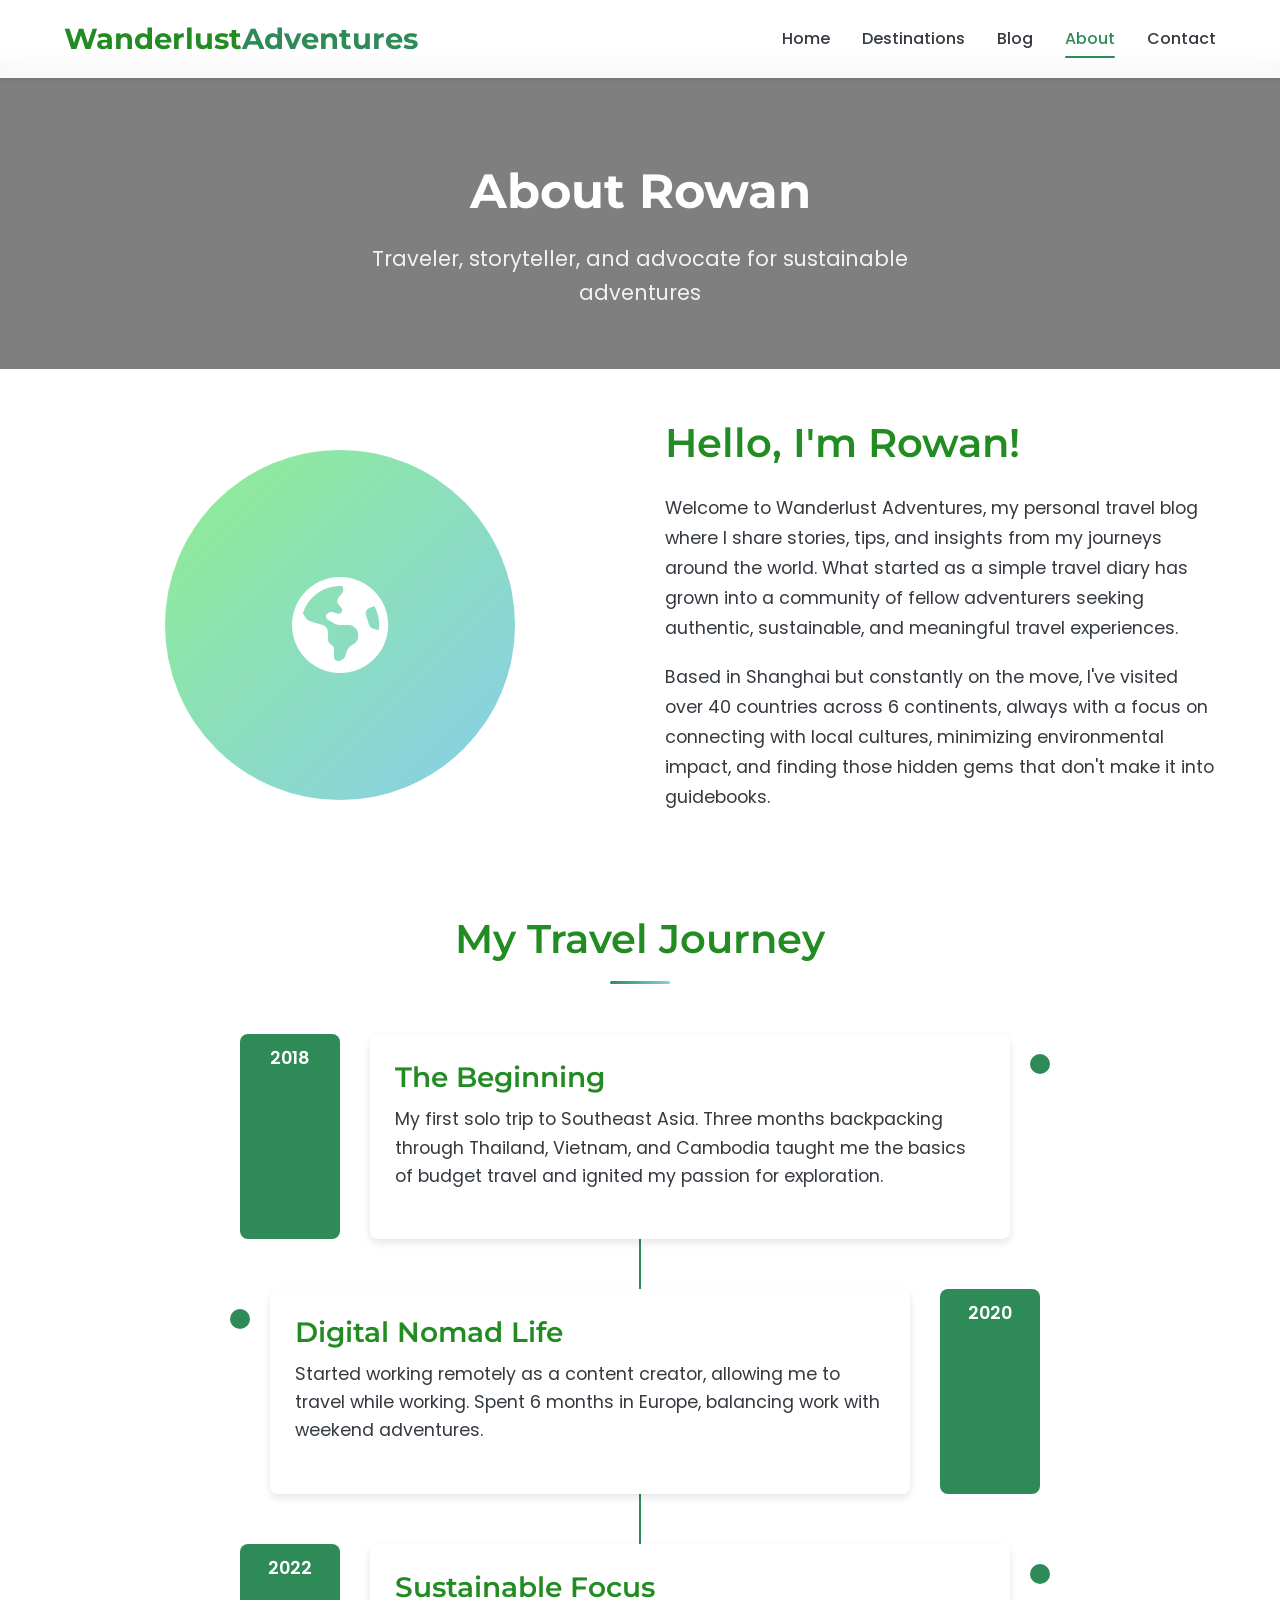
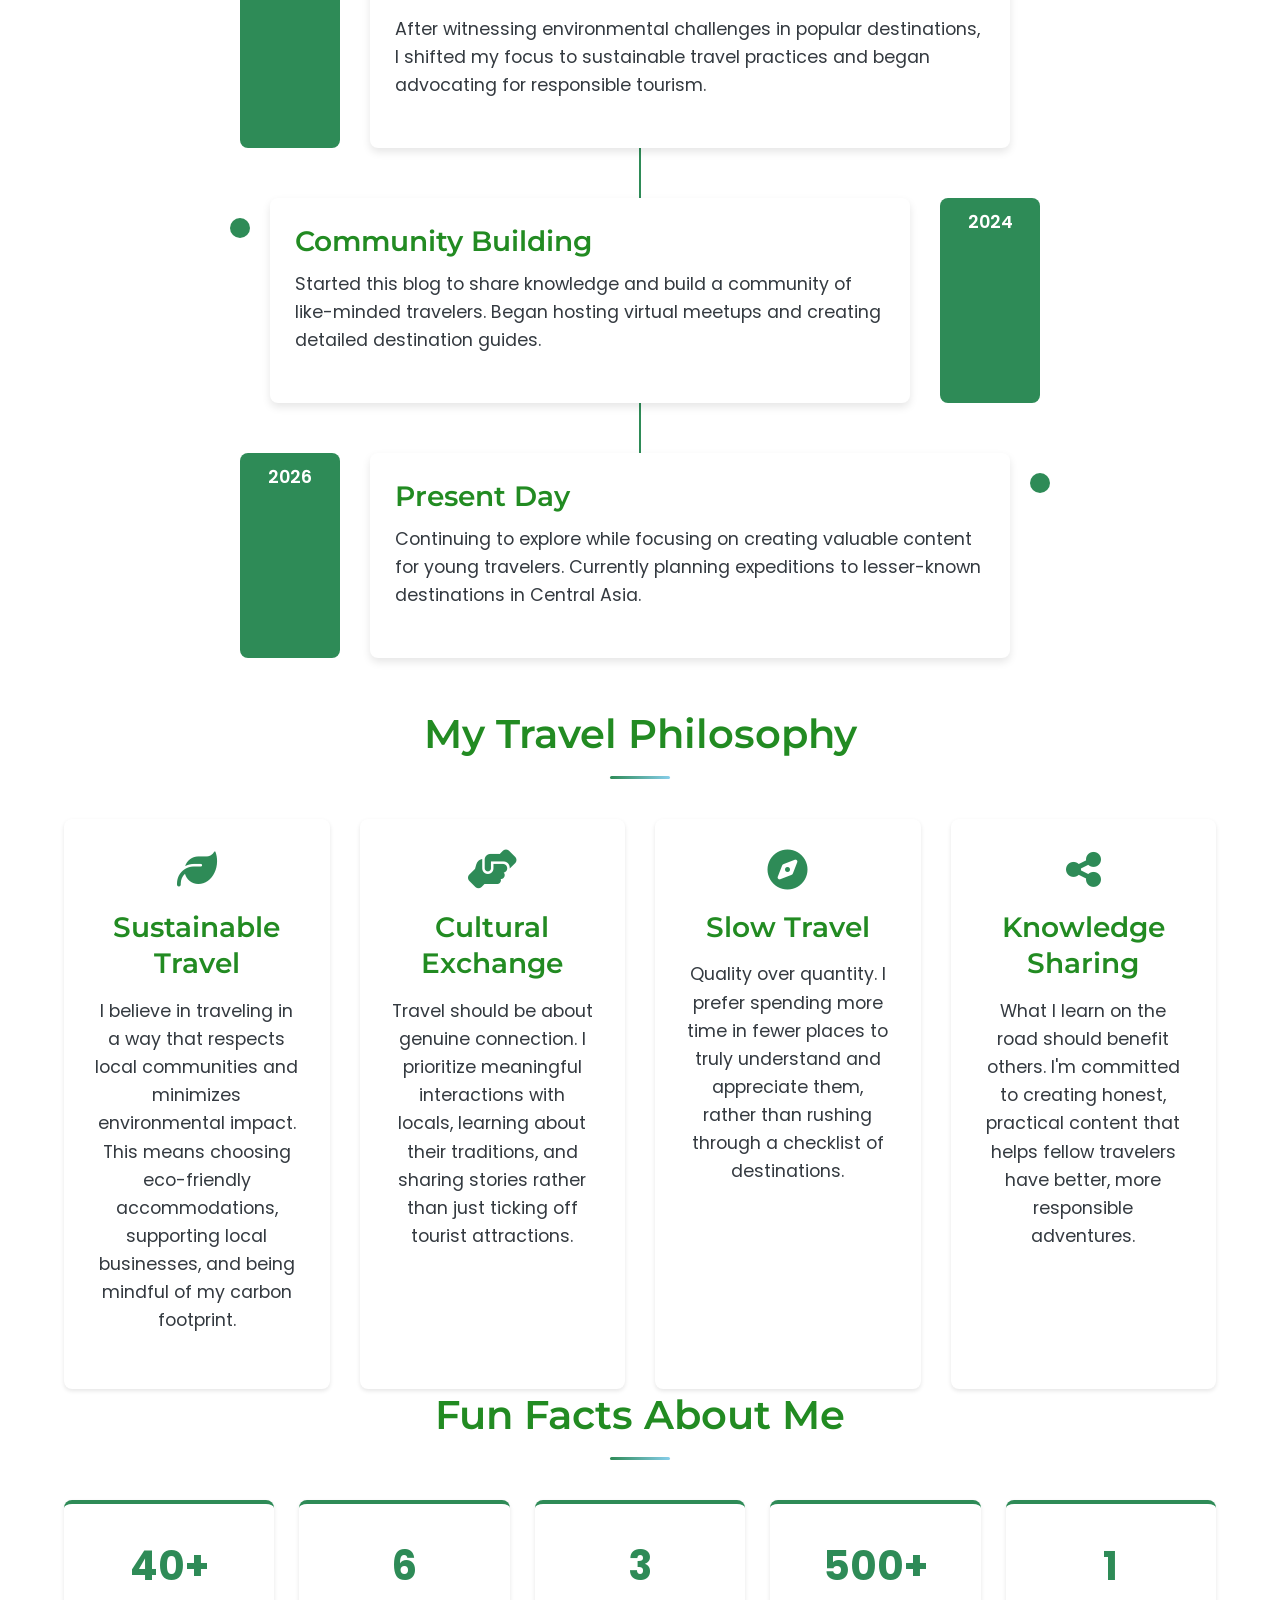
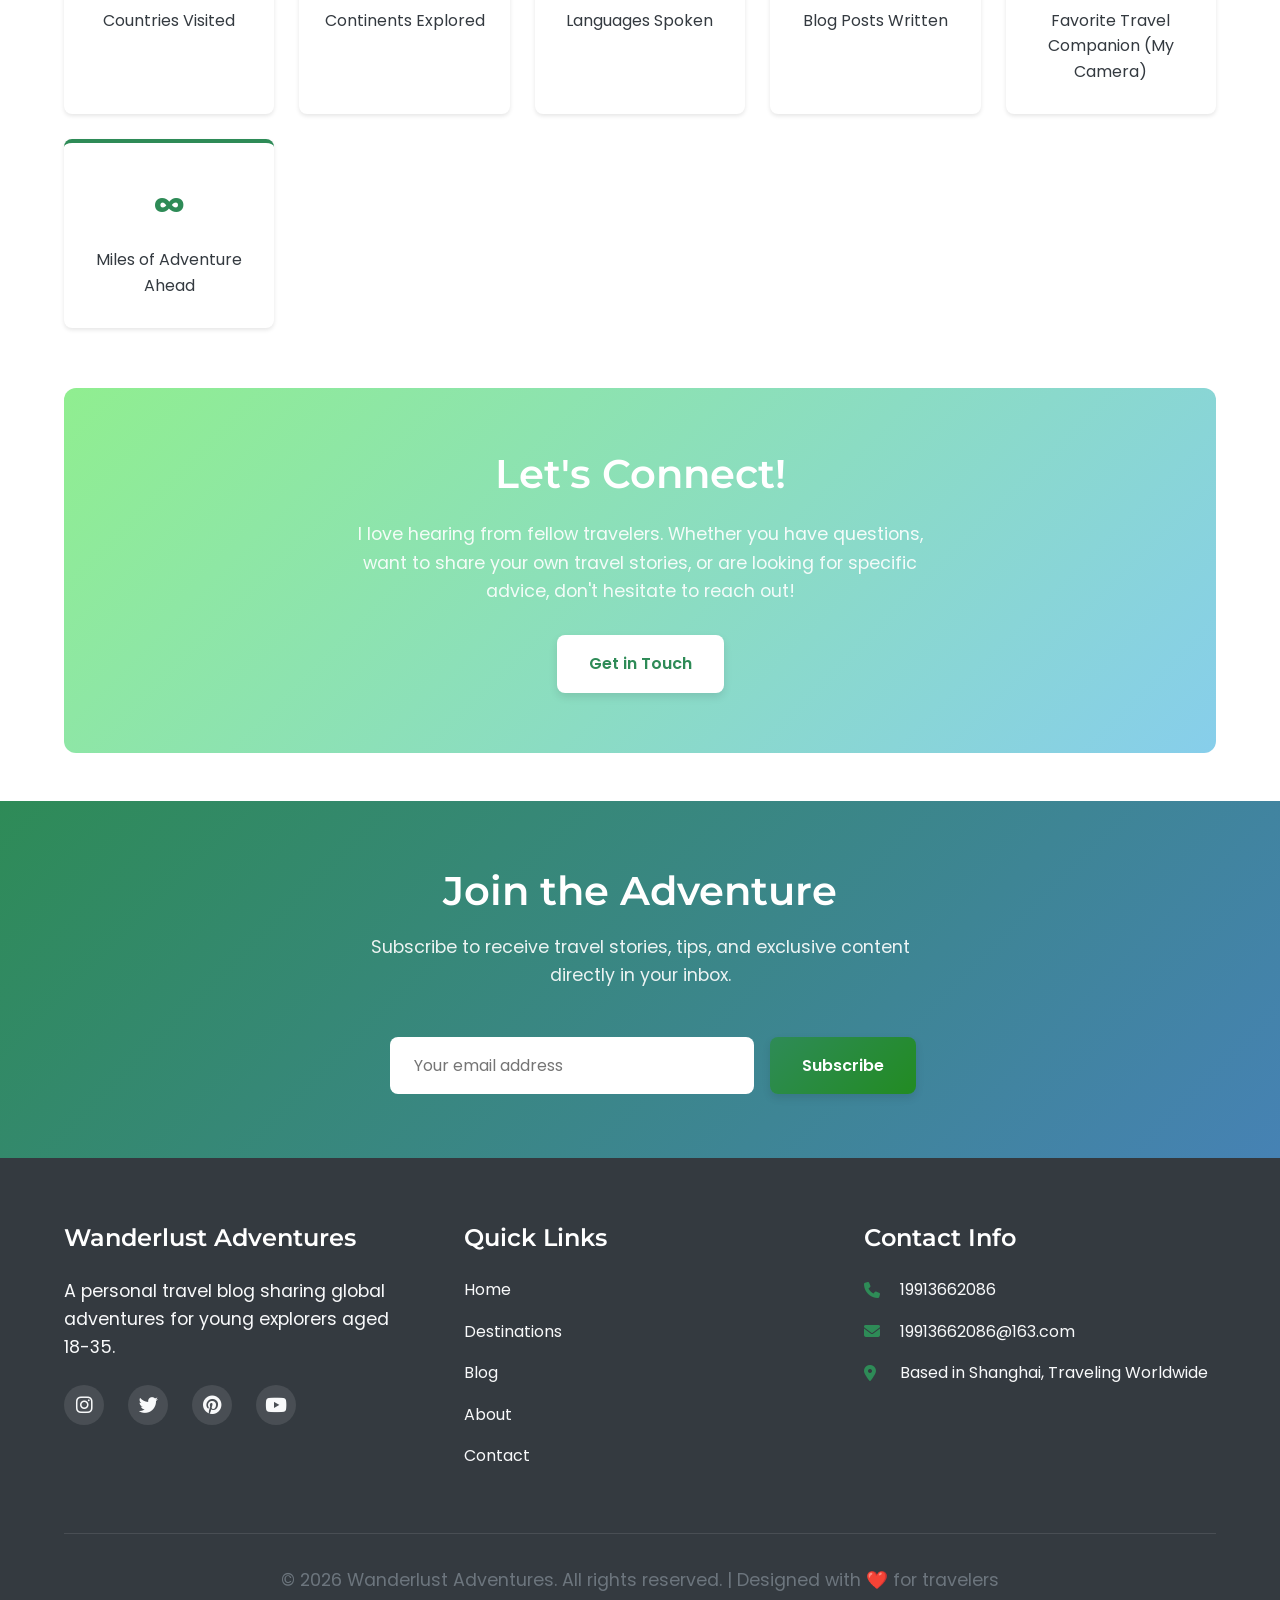
<file: about.html>
<!DOCTYPE html>
<html lang="en">
<head>
    <meta charset="UTF-8">
    <meta name="viewport" content="width=device-width, initial-scale=1.0">
    <title>About Me | Wanderlust Adventures</title>
    <link rel="stylesheet" href="style.css">
    <link rel="preconnect" href="https://fonts.googleapis.com">
    <link rel="preconnect" href="https://fonts.gstatic.com" crossorigin>
    <link href="https://fonts.googleapis.com/css2?family=Poppins:wght@300;400;500;600;700&family=Montserrat:wght@400;500;600&display=swap" rel="stylesheet">
    <link rel="stylesheet" href="https://cdnjs.cloudflare.com/ajax/libs/font-awesome/6.4.0/css/all.min.css">
</head>
<body>
    <!-- Navigation -->
    <nav class="navbar">
        <div class="container">
            <a href="index.html" class="logo">Wanderlust<span>Adventures</span></a>
            <ul class="nav-links">
                <li><a href="index.html">Home</a></li>
                <li><a href="destinations.html">Destinations</a></li>
                <li><a href="blog.html">Blog</a></li>
                <li><a href="about.html" class="active">About</a></li>
                <li><a href="contact.html">Contact</a></li>
            </ul>
            <button class="menu-toggle">
                <i class="fas fa-bars"></i>
            </button>
        </div>
    </nav>

    <!-- Page Header -->
    <section class="page-header">
        <div class="container">
            <h1>About Rowan</h1>
            <p>Traveler, storyteller, and advocate for sustainable adventures</p>
        </div>
    </section>

    <!-- About Content -->
    <section class="section about-page">
        <div class="container">
            <!-- Introduction -->
            <div class="about-intro">
                <div class="about-image-large">
                    <div class="image-placeholder-large">
                        <i class="fas fa-globe-americas"></i>
                    </div>
                </div>
                <div class="about-intro-content">
                    <h2>Hello, I'm Rowan!</h2>
                    <p>Welcome to Wanderlust Adventures, my personal travel blog where I share stories, tips, and insights from my journeys around the world. What started as a simple travel diary has grown into a community of fellow adventurers seeking authentic, sustainable, and meaningful travel experiences.</p>
                    <p>Based in Shanghai but constantly on the move, I've visited over 40 countries across 6 continents, always with a focus on connecting with local cultures, minimizing environmental impact, and finding those hidden gems that don't make it into guidebooks.</p>
                </div>
            </div>

            <!-- My Story -->
            <div class="my-story">
                <h2 class="section-title">My Travel Journey</h2>
                <div class="timeline">
                    <div class="timeline-item">
                        <div class="timeline-year">2018</div>
                        <div class="timeline-content">
                            <h3>The Beginning</h3>
                            <p>My first solo trip to Southeast Asia. Three months backpacking through Thailand, Vietnam, and Cambodia taught me the basics of budget travel and ignited my passion for exploration.</p>
                        </div>
                    </div>
                    <div class="timeline-item">
                        <div class="timeline-year">2020</div>
                        <div class="timeline-content">
                            <h3>Digital Nomad Life</h3>
                            <p>Started working remotely as a content creator, allowing me to travel while working. Spent 6 months in Europe, balancing work with weekend adventures.</p>
                        </div>
                    </div>
                    <div class="timeline-item">
                        <div class="timeline-year">2022</div>
                        <div class="timeline-content">
                            <h3>Sustainable Focus</h3>
                            <p>After witnessing environmental challenges in popular destinations, I shifted my focus to sustainable travel practices and began advocating for responsible tourism.</p>
                        </div>
                    </div>
                    <div class="timeline-item">
                        <div class="timeline-year">2024</div>
                        <div class="timeline-content">
                            <h3>Community Building</h3>
                            <p>Started this blog to share knowledge and build a community of like-minded travelers. Began hosting virtual meetups and creating detailed destination guides.</p>
                        </div>
                    </div>
                    <div class="timeline-item">
                        <div class="timeline-year">2026</div>
                        <div class="timeline-content">
                            <h3>Present Day</h3>
                            <p>Continuing to explore while focusing on creating valuable content for young travelers. Currently planning expeditions to lesser-known destinations in Central Asia.</p>
                        </div>
                    </div>
                </div>
            </div>

            <!-- Travel Philosophy -->
            <div class="philosophy">
                <h2 class="section-title">My Travel Philosophy</h2>
                <div class="philosophy-grid">
                    <div class="philosophy-card">
                        <i class="fas fa-leaf"></i>
                        <h3>Sustainable Travel</h3>
                        <p>I believe in traveling in a way that respects local communities and minimizes environmental impact. This means choosing eco-friendly accommodations, supporting local businesses, and being mindful of my carbon footprint.</p>
                    </div>
                    <div class="philosophy-card">
                        <i class="fas fa-hands-helping"></i>
                        <h3>Cultural Exchange</h3>
                        <p>Travel should be about genuine connection. I prioritize meaningful interactions with locals, learning about their traditions, and sharing stories rather than just ticking off tourist attractions.</p>
                    </div>
                    <div class="philosophy-card">
                        <i class="fas fa-compass"></i>
                        <h3>Slow Travel</h3>
                        <p>Quality over quantity. I prefer spending more time in fewer places to truly understand and appreciate them, rather than rushing through a checklist of destinations.</p>
                    </div>
                    <div class="philosophy-card">
                        <i class="fas fa-share-alt"></i>
                        <h3>Knowledge Sharing</h3>
                        <p>What I learn on the road should benefit others. I'm committed to creating honest, practical content that helps fellow travelers have better, more responsible adventures.</p>
                    </div>
                </div>
            </div>

            <!-- Fun Facts -->
            <div class="fun-facts">
                <h2 class="section-title">Fun Facts About Me</h2>
                <div class="facts-grid">
                    <div class="fact-card">
                        <div class="fact-number">40+</div>
                        <div class="fact-text">Countries Visited</div>
                    </div>
                    <div class="fact-card">
                        <div class="fact-number">6</div>
                        <div class="fact-text">Continents Explored</div>
                    </div>
                    <div class="fact-card">
                        <div class="fact-number">3</div>
                        <div class="fact-text">Languages Spoken</div>
                    </div>
                    <div class="fact-card">
                        <div class="fact-number">500+</div>
                        <div class="fact-text">Blog Posts Written</div>
                    </div>
                    <div class="fact-card">
                        <div class="fact-number">1</div>
                        <div class="fact-text">Favorite Travel Companion (My Camera)</div>
                    </div>
                    <div class="fact-card">
                        <div class="fact-number">∞</div>
                        <div class="fact-text">Miles of Adventure Ahead</div>
                    </div>
                </div>
            </div>

            <!-- Connect Section -->
            <div class="connect-section">
                <h2>Let's Connect!</h2>
                <p>I love hearing from fellow travelers. Whether you have questions, want to share your own travel stories, or are looking for specific advice, don't hesitate to reach out!</p>
                <a href="contact.html" class="btn-primary">Get in Touch</a>
            </div>
        </div>
    </section>

    <!-- Newsletter -->
    <section class="newsletter">
        <div class="container">
            <h2>Join the Adventure</h2>
            <p>Subscribe to receive travel stories, tips, and exclusive content directly in your inbox.</p>
            <form class="newsletter-form">
                <input type="email" placeholder="Your email address" required>
                <button type="submit" class="btn-primary">Subscribe</button>
            </form>
        </div>
    </section>

    <!-- Footer -->
    <footer class="footer">
        <div class="container">
            <div class="footer-content">
                <div class="footer-section">
                    <h3>Wanderlust Adventures</h3>
                    <p>A personal travel blog sharing global adventures for young explorers aged 18-35.</p>
                    <div class="social-links">
                        <a href="#"><i class="fab fa-instagram"></i></a>
                        <a href="#"><i class="fab fa-twitter"></i></a>
                        <a href="#"><i class="fab fa-pinterest"></i></a>
                        <a href="#"><i class="fab fa-youtube"></i></a>
                    </div>
                </div>
                
                <div class="footer-section">
                    <h3>Quick Links</h3>
                    <ul>
                        <li><a href="index.html">Home</a></li>
                        <li><a href="destinations.html">Destinations</a></li>
                        <li><a href="blog.html">Blog</a></li>
                        <li><a href="about.html">About</a></li>
                        <li><a href="contact.html">Contact</a></li>
                    </ul>
                </div>
                
                <div class="footer-section">
                    <h3>Contact Info</h3>
                    <ul class="contact-info">
                        <li><i class="fas fa-phone"></i> 19913662086</li>
                        <li><i class="fas fa-envelope"></i> 19913662086@163.com</li>
                        <li><i class="fas fa-map-marker-alt"></i> Based in Shanghai, Traveling Worldwide</li>
                    </ul>
                </div>
            </div>
            
            <div class="footer-bottom">
                <p>&copy; 2026 Wanderlust Adventures. All rights reserved. | Designed with ❤️ for travelers</p>
            </div>
        </div>
    </footer>

    <script src="script.js"></script>
    <style>
        /* Additional styles for about page */
        .page-header {
            background: linear-gradient(rgba(0, 0, 0, 0.5), rgba(0, 0, 0, 0.5)), 
                        url('https://images.unsplash.com/photo-1506905925346-21bda4d32df4') center/cover no-repeat;
            color: white;
            text-align: center;
            padding: 100px 0 60px;
            margin-top: 60px;
        }
        
        .page-header h1 {
            color: white;
            font-size: 3rem;
            margin-bottom: 20px;
        }
        
        .page-header p {
            font-size: 1.3rem;
            opacity: 0.9;
            max-width: 600px;
            margin: 0 auto;
        }
        
        .about-intro {
            display: grid;
            grid-template-columns: 1fr 1fr;
            gap: 50px;
            align-items: center;
            margin-bottom: 80px;
        }
        
        .image-placeholder-large {
            width: 350px;
            height: 350px;
            background: linear-gradient(135deg, var(--light-green), var(--sky-blue));
            border-radius: 50%;
            display: flex;
            align-items: center;
            justify-content: center;
            color: var(--white);
            font-size: 6rem;
            margin: 0 auto;
        }
        
        .about-intro-content h2 {
            color: var(--forest-dark);
            margin-bottom: 25px;
            font-size: 2.5rem;
        }
        
        .about-intro-content p {
            margin-bottom: 20px;
            font-size: 1.1rem;
            line-height: 1.7;
        }
        
        /* Timeline */
        .timeline {
            position: relative;
            max-width: 800px;
            margin: 50px auto;
        }
        
        .timeline::before {
            content: '';
            position: absolute;
            left: 50%;
            top: 0;
            bottom: 0;
            width: 2px;
            background: var(--primary-green);
            transform: translateX(-50%);
        }
        
        .timeline-item {
            display: flex;
            margin-bottom: 50px;
            position: relative;
        }
        
        .timeline-item:nth-child(odd) {
            flex-direction: row;
        }
        
        .timeline-item:nth-child(even) {
            flex-direction: row-reverse;
        }
        
        .timeline-year {
            flex: 0 0 100px;
            background: var(--primary-green);
            color: white;
            padding: 10px;
            border-radius: var(--radius-md);
            text-align: center;
            font-weight: 600;
            font-size: 1.1rem;
            z-index: 1;
        }
        
        .timeline-content {
            flex: 1;
            padding: 25px;
            background: white;
            border-radius: var(--radius-md);
            box-shadow: var(--shadow-md);
            margin: 0 30px;
            position: relative;
        }
        
        .timeline-content::before {
            content: '';
            position: absolute;
            top: 20px;
            width: 20px;
            height: 20px;
            background: var(--primary-green);
            border-radius: 50%;
        }
        
        .timeline-item:nth-child(odd) .timeline-content::before {
            right: -40px;
        }
        
        .timeline-item:nth-child(even) .timeline-content::before {
            left: -40px;
        }
        
        .timeline-content h3 {
            color: var(--forest-dark);
            margin-bottom: 10px;
        }
        
        /* Philosophy Grid */
        .philosophy-grid {
            display: grid;
            grid-template-columns: repeat(auto-fit, minmax(250px, 1fr));
            gap: 30px;
            margin-top: 40px;
        }
        
        .philosophy-card {
            background: white;
            padding: 30px;
            border-radius: var(--radius-md);
            text-align: center;
            box-shadow: var(--shadow-sm);
            transition: transform 0.3s ease;
        }
        
        .philosophy-card:hover {
            transform: translateY(-5px);
            box-shadow: var(--shadow-md);
        }
        
        .philosophy-card i {
            font-size: 2.5rem;
            color: var(--primary-green);
            margin-bottom: 20px;
        }
        
        .philosophy-card h3 {
            margin-bottom: 15px;
            color: var(--forest-dark);
        }
        
        /* Fun Facts */
        .facts-grid {
            display: grid;
            grid-template-columns: repeat(auto-fit, minmax(200px, 1fr));
            gap: 25px;
            margin-top: 40px;
        }
        
        .fact-card {
            background: white;
            padding: 30px 20px;
            border-radius: var(--radius-md);
            text-align: center;
            box-shadow: var(--shadow-sm);
            border-top: 4px solid var(--primary-green);
        }
        
        .fact-number {
            font-size: 2.5rem;
            font-weight: 700;
            color: var(--primary-green);
            margin-bottom: 10px;
        }
        
        .fact-text {
            color: var(--dark-gray);
            font-size: 1rem;
        }
        
        /* Connect Section */
        .connect-section {
            text-align: center;
            padding: 60px 0;
            background: linear-gradient(135deg, var(--light-green), var(--sky-blue));
            color: white;
            border-radius: var(--radius-lg);
            margin-top: 60px;
        }
        
        .connect-section h2 {
            color: white;
            margin-bottom: 20px;
        }
        
        .connect-section p {
            max-width: 600px;
            margin: 0 auto 30px;
            opacity: 0.9;
        }
        
        .connect-section .btn-primary {
            background: white;
            color: var(--primary-green);
        }
        
        .connect-section .btn-primary:hover {
            background: var(--forest-dark);
            color: white;
        }
        
        @media (max-width: 992px) {
            .about-intro {
                grid-template-columns: 1fr;
                text-align: center;
            }
            
            .image-placeholder-large {
                width: 250px;
                height: 250px;
                font-size: 4rem;
            }
            
            .timeline::before {
                left: 30px;
            }
            
            .timeline-item {
                flex-direction: row !important;
            }
            
            .timeline-year {
                flex: 0 0 80px;
            }
            
            .timeline-content {
                margin-left: 60px;
                margin-right: 0;
            }
            
            .timeline-content::before {
                left: -40px !important;
                right: auto !important;
            }
        }
        
        @media (max-width: 768px) {
            .page-header h1 {
                font-size: 2.2rem;
            }
            
            .page-header p {
                font-size: 1.1rem;
            }
            
            .about-intro-content h
</file>
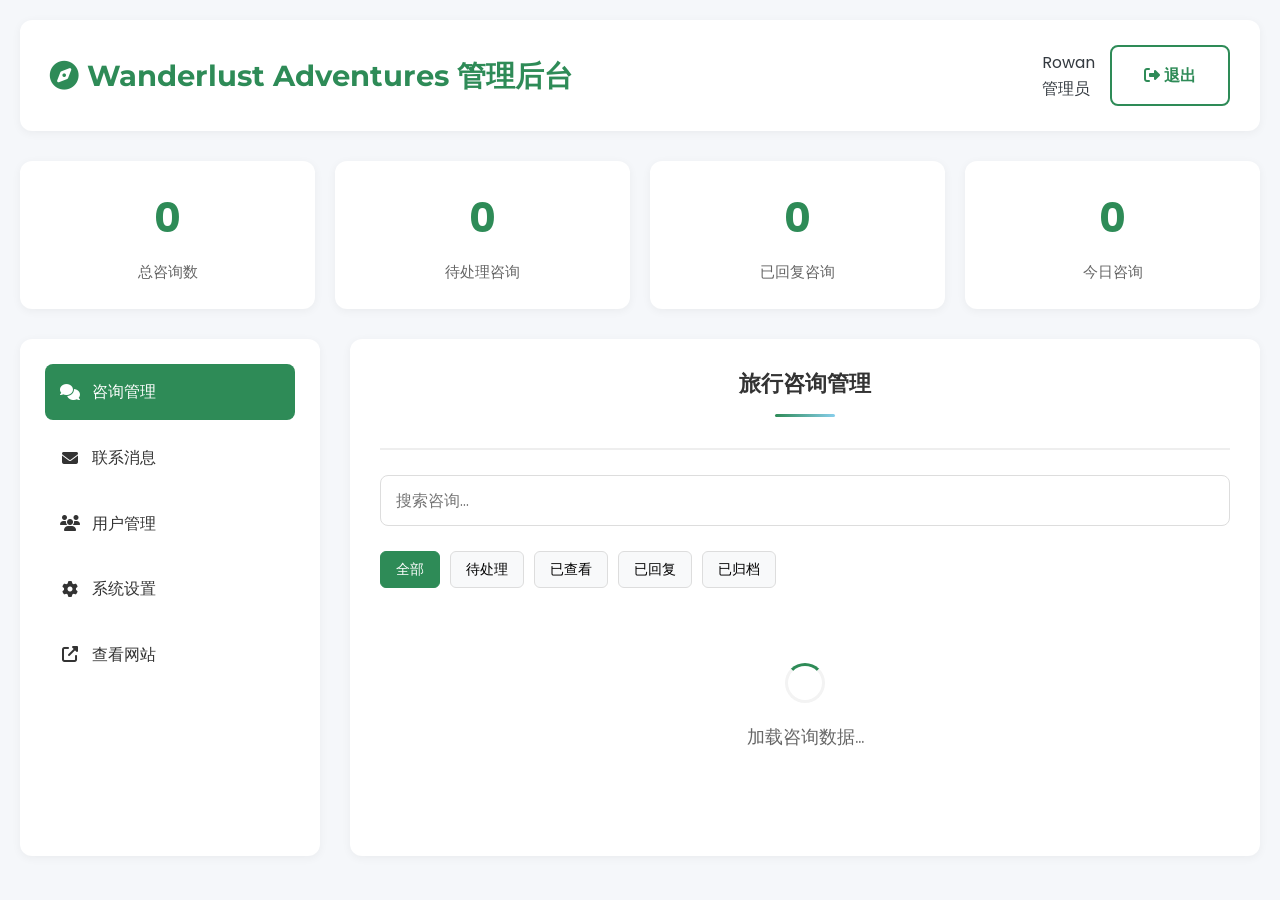
<file: admin.html>
<!DOCTYPE html>
<html lang="en">
<head>
    <meta charset="UTF-8">
    <meta name="viewport" content="width=device-width, initial-scale=1.0">
    <title>Admin Panel - Wanderlust Adventures</title>
    <link rel="stylesheet" href="style.css">
    <link rel="preconnect" href="https://fonts.googleapis.com">
    <link rel="preconnect" href="https://fonts.gstatic.com" crossorigin>
    <link href="https://fonts.googleapis.com/css2?family=Poppins:wght@300;400;500;600;700&family=Montserrat:wght@400;500;600&display=swap" rel="stylesheet">
    <link rel="stylesheet" href="https://cdnjs.cloudflare.com/ajax/libs/font-awesome/6.4.0/css/all.min.css">
    <style>
        /* 管理后台专用样式 */
        body {
            background: #f5f7fa;
            font-family: 'Poppins', sans-serif;
        }
        
        .admin-container {
            max-width: 1400px;
            margin: 0 auto;
            padding: 20px;
        }
        
        .admin-header {
            background: white;
            padding: 25px 30px;
            border-radius: 12px;
            box-shadow: 0 2px 10px rgba(0,0,0,0.05);
            margin-bottom: 30px;
            display: flex;
            justify-content: space-between;
            align-items: center;
        }
        
        .admin-header h1 {
            color: #2E8B57;
            margin: 0;
            font-size: 1.8rem;
        }
        
        .admin-header .user-info {
            display: flex;
            align-items: center;
            gap: 15px;
        }
        
        .admin-stats {
            display: grid;
            grid-template-columns: repeat(auto-fit, minmax(200px, 1fr));
            gap: 20px;
            margin-bottom: 30px;
        }
        
        .stat-card {
            background: white;
            padding: 25px;
            border-radius: 12px;
            box-shadow: 0 2px 10px rgba(0,0,0,0.05);
            text-align: center;
        }
        
        .stat-number {
            font-size: 2.5rem;
            font-weight: 700;
            color: #2E8B57;
            margin-bottom: 10px;
        }
        
        .stat-label {
            color: #666;
            font-size: 0.95rem;
        }
        
        .admin-content {
            display: grid;
            grid-template-columns: 300px 1fr;
            gap: 30px;
        }
        
        .admin-sidebar {
            background: white;
            border-radius: 12px;
            box-shadow: 0 2px 10px rgba(0,0,0,0.05);
            padding: 25px;
        }
        
        .admin-main {
            background: white;
            border-radius: 12px;
            box-shadow: 0 2px 10px rgba(0,0,0,0.05);
            padding: 30px;
        }
        
        .nav-menu {
            list-style: none;
            padding: 0;
            margin: 0;
        }
        
        .nav-menu li {
            margin-bottom: 10px;
        }
        
        .nav-menu a {
            display: flex;
            align-items: center;
            gap: 12px;
            padding: 15px;
            color: #333;
            text-decoration: none;
            border-radius: 8px;
            transition: all 0.3s ease;
        }
        
        .nav-menu a:hover,
        .nav-menu a.active {
            background: #2E8B57;
            color: white;
        }
        
        .nav-menu i {
            width: 20px;
            text-align: center;
        }
        
        .section-title {
            font-size: 1.4rem;
            color: #333;
            margin-bottom: 25px;
            padding-bottom: 15px;
            border-bottom: 2px solid #eee;
        }
        
        .consultations-list {
            max-height: 600px;
            overflow-y: auto;
        }
        
        .consultation-item {
            background: #f8f9fa;
            border-radius: 10px;
            padding: 20px;
            margin-bottom: 20px;
            border-left: 4px solid #2E8B57;
        }
        
        .consultation-header {
            display: flex;
            justify-content: space-between;
            align-items: center;
            margin-bottom: 15px;
        }
        
        .consultation-name {
            font-weight: 600;
            color: #333;
            font-size: 1.1rem;
        }
        
        .consultation-date {
            color: #666;
            font-size: 0.9rem;
        }
        
        .consultation-details {
            display: grid;
            grid-template-columns: repeat(auto-fit, minmax(200px, 1fr));
            gap: 15px;
            margin-bottom: 15px;
        }
        
        .detail-item {
            background: white;
            padding: 12px;
            border-radius: 6px;
            font-size: 0.9rem;
        }
        
        .detail-label {
            color: #666;
            font-size: 0.8rem;
            margin-bottom: 5px;
        }
        
        .detail-value {
            color: #333;
            font-weight: 500;
        }
        
        .consultation-message {
            background: white;
            padding: 15px;
            border-radius: 6px;
            margin-top: 15px;
            font-size: 0.95rem;
            line-height: 1.5;
        }
        
        .consultation-actions {
            display: flex;
            gap: 10px;
            margin-top: 15px;
        }
        
        .btn-status {
            padding: 8px 15px;
            border: none;
            border-radius: 6px;
            font-size: 0.85rem;
            cursor: pointer;
            transition: all 0.3s ease;
        }
        
        .btn-status.pending {
            background: #ffc107;
            color: #333;
        }
        
        .btn-status.reviewed {
            background: #17a2b8;
            color: white;
        }
        
        .btn-status.replied {
            background: #28a745;
            color: white;
        }
        
        .btn-status.archived {
            background: #6c757d;
            color: white;
        }
        
        .btn-status:hover {
            opacity: 0.9;
        }
        
        .search-box {
            margin-bottom: 25px;
        }
        
        .search-box input {
            width: 100%;
            padding: 12px 15px;
            border: 1px solid #ddd;
            border-radius: 8px;
            font-size: 1rem;
            font-family: 'Poppins', sans-serif;
        }
        
        .search-box input:focus {
            outline: none;
            border-color: #2E8B57;
        }
        
        .filter-buttons {
            display: flex;
            gap: 10px;
            margin-bottom: 25px;
            flex-wrap: wrap;
        }
        
        .filter-btn {
            padding: 8px 15px;
            background: #f8f9fa;
            border: 1px solid #ddd;
            border-radius: 6px;
            cursor: pointer;
            font-size: 0.9rem;
            transition: all 0.3s ease;
        }
        
        .filter-btn:hover,
        .filter-btn.active {
            background: #2E8B57;
            color: white;
            border-color: #2E8B57;
        }
        
        .no-data {
            text-align: center;
            padding: 50px 20px;
            color: #666;
        }
        
        .no-data i {
            font-size: 3rem;
            color: #ddd;
            margin-bottom: 20px;
        }
        
        .loading {
            text-align: center;
            padding: 50px 20px;
            color: #666;
        }
        
        .loading-spinner {
            border: 3px solid #f3f3f3;
            border-top: 3px solid #2E8B57;
            border-radius: 50%;
            width: 40px;
            height: 40px;
            animation: spin 1s linear infinite;
            margin: 0 auto 20px;
        }
        
        @keyframes spin {
            0% { transform: rotate(0deg); }
            100% { transform: rotate(360deg); }
        }
        
        @media (max-width: 992px) {
            .admin-content {
                grid-template-columns: 1fr;
            }
            
            .consultation-details {
                grid-template-columns: 1fr;
            }
        }
        
        @media (max-width: 768px) {
            .admin-header {
                flex-direction: column;
                gap: 20px;
                text-align: center;
            }
            
            .admin-stats {
                grid-template-columns: 1fr;
            }
            
            .consultation-header {
                flex-direction: column;
                align-items: flex-start;
                gap: 10px;
            }
        }
    </style>
</head>
<body>
    <div class="admin-container">
        <!-- 头部 -->
        <div class="admin-header">
            <h1><i class="fas fa-compass"></i> Wanderlust Adventures 管理后台</h1>
            <div class="user-info">
                <div>
                    <div class="user-name">Rowan</div>
                    <div class="user-role">管理员</div>
                </div>
                <button class="btn-secondary" onclick="logout()">
                    <i class="fas fa-sign-out-alt"></i> 退出
                </button>
            </div>
        </div>
        
        <!-- 统计卡片 -->
        <div class="admin-stats">
            <div class="stat-card">
                <div class="stat-number" id="total-consultations">0</div>
                <div class="stat-label">总咨询数</div>
            </div>
            <div class="stat-card">
                <div class="stat-number" id="pending-consultations">0</div>
                <div class="stat-label">待处理咨询</div>
            </div>
            <div class="stat-card">
                <div class="stat-number" id="replied-consultations">0</div>
                <div class="stat-label">已回复咨询</div>
            </div>
            <div class="stat-card">
                <div class="stat-number" id="today-consultations">0</div>
                <div class="stat-label">今日咨询</div>
            </div>
        </div>
        
        <div class="admin-content">
            <!-- 侧边栏 -->
            <div class="admin-sidebar">
                <ul class="nav-menu">
                    <li><a href="#" class="active" onclick="showSection('consultations')">
                        <i class="fas fa-comments"></i> 咨询管理
                    </a></li>
                    <li><a href="#" onclick="showSection('contacts')">
                        <i class="fas fa-envelope"></i> 联系消息
                    </a></li>
                    <li><a href="#" onclick="showSection('users')">
                        <i class="fas fa-users"></i> 用户管理
                    </a></li>
                    <li><a href="#" onclick="showSection('settings')">
                        <i class="fas fa-cog"></i> 系统设置
                    </a></li>
                    <li><a href="/" target="_blank">
                        <i class="fas fa-external-link-alt"></i> 查看网站
                    </a></li>
                </ul>
            </div>
            
            <!-- 主内容区 -->
            <div class="admin-main">
                <!-- 咨询管理 -->
                <div id="consultations-section" class="section-content">
                    <h2 class="section-title">旅行咨询管理</h2>
                    
                    <div class="search-box">
                        <input type="text" id="search-input" placeholder="搜索咨询..." onkeyup="searchConsultations()">
                    </div>
                    
                    <div class="filter-buttons">
                        <button class="filter-btn active" onclick="filterConsultations('all')">全部</button>
                        <button class="filter-btn" onclick="filterConsultations('pending')">待处理</button>
                        <button class="filter-btn" onclick="filterConsultations('reviewed')">已查看</button>
                        <button class="filter-btn" onclick="filterConsultations('replied')">已回复</button>
                        <button class="filter-btn" onclick="filterConsultations('archived')">已归档</button>
                    </div>
                    
                    <div class="consultations-list" id="consultations-list">
                        <div class="loading">
                            <div class="loading-spinner"></div>
                            <p>加载咨询数据...</p>
                        </div>
                    </div>
                </div>
                
                <!-- 联系消息 -->
                <div id="contacts-section" class="section-content" style="display: none;">
                    <h2 class="section-title">联系消息</h2>
                    <div class="no-data">
                        <i class="fas fa-envelope-open"></i>
                        <p>暂无联系消息</p>
                    </div>
                </div>
                
                <!-- 用户管理 -->
                <div id="users-section" class="section-content" style="display: none;">
                    <h2 class="section-title">用户管理</h2>
                    <div class="no-data">
                        <i class="fas fa-users"></i>
                        <p>用户管理功能开发中...</p>
                    </div>
                </div>
                
                <!-- 系统设置 -->
                <div id="settings-section" class="section-content" style="display: none;">
                    <h2 class="section-title">系统设置</h2>
                    <div class="no-data">
                        <i class="fas fa-cog"></i>
                        <p>系统设置功能开发中...</p>
                    </div>
                </div>
            </div>
        </div>
    </div>
    
    <script>
        // API配置
        const API_BASE_URL = window.location.origin;
        const ADMIN_API_KEY = 'your-admin-api-key-here'; // 在实际使用中从环境变量获取
        
        // 当前状态
        let allConsultations = [];
        let filteredConsultations = [];
        let currentFilter = 'all';
        
        // 页面加载时初始化
        document.addEventListener('DOMContentLoaded', function() {
            loadConsultations();
        });
        
        // 加载咨询数据
        async function loadConsultations() {
            try {
                const response = await fetch(`${API_BASE_URL}/api/consultations`, {
                    headers: {
                        'X-API-Key': ADMIN_API_KEY
                    }
                });
                
                if (!response.ok) {
                    throw new Error('获取数据失败');
                }
                
                const result = await response.json();
                
                if (result.success) {
                    allConsultations = result.data;
                    updateStats();
                    filterConsultations(currentFilter);
                } else {
                    showError('加载数据失败');
                }
            } catch (error) {
                console.error('加载咨询数据失败:', error);
                showError('无法连接到服务器');
            }
        }
        
        // 更新统计信息
        function updateStats() {
            const total = allConsultations.length;
            const pending = allConsultations.filter(c => c.status === 'pending').length;
            const replied = allConsultations.filter(c => c.status === 'replied').length;
            
            // 今日咨询
            const today = new Date().toISOString().split('T')[0];
            const todayCount = allConsultations.filter(c => 
                c.createdAt && c.createdAt.startsWith(today)
            ).length;
            
            document.getElementById('total-consultations').textContent = total;
            document.getElementById('pending-consultations').textContent = pending;
            document.getElementById('replied-consultations').textContent = replied;
            document.getElementById('today-consultations').textContent = todayCount;
        }
        
        // 过滤咨询
        function filterConsultations(filter) {
            currentFilter = filter;
            
            // 更新过滤按钮状态
            document.querySelectorAll('.filter-btn').forEach(btn => {
                btn.classList.remove('active');
            });
            event.target.classList.add('active');
            
            if (filter === 'all') {
                filteredConsultations = [...allConsultations];
            } else {
                filteredConsultations = allConsultations.filter(c => c.status === filter);
            }
            
            // 按时间排序（最新的在前）
            filteredConsultations.sort((a, b) => 
                new Date(b.createdAt) - new Date(a.createdAt)
            );
            
            renderConsultations();
        }
        
        // 搜索咨询
        function searchConsultations() {
            const searchTerm = document.getElementById('search-input').value.toLowerCase();
            
            if (!searchTerm) {
                filterConsultations(currentFilter);
                return;
            }
            
            const results = allConsultations.filter(consultation => {
                return (
                    consultation.name?.toLowerCase().includes(searchTerm) ||
                    consultation.email?.toLowerCase().includes(searchTerm) ||
                    consultation.destination?.toLowerCase().includes(searchTerm) ||
                    consultation.message?.toLowerCase().includes(searchTerm)
                );
            });
            
            filteredConsultations = results;
            renderConsultations();
        }
        
        // 渲染咨询列表
        function renderConsultations() {
            const container = document.getElementById('consultations-list');
            
            if (filteredConsultations.length === 0) {
                container.innerHTML = `
                    <div class="no-data">
                        <i class="fas fa-comments"></i>
                        <p>暂无咨询数据</p>
                    </div>
                `;
                return;
            }
            
            container.innerHTML = filteredConsultations.map(consultation => `
                <div class="consultation-item">
                    <div class="consultation-header">
                        <div class="consultation
</file>
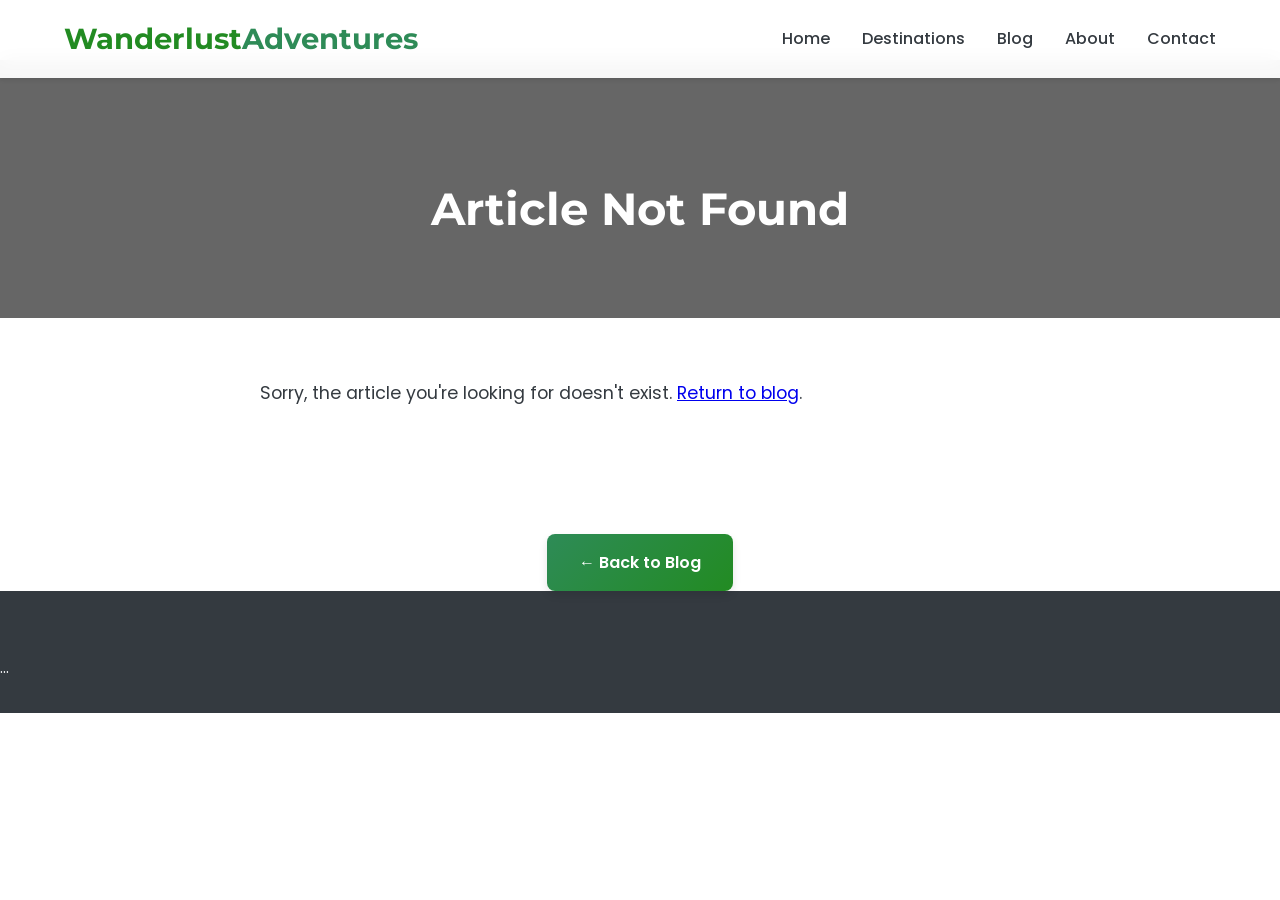
<file: article.html>
<!DOCTYPE html>
<html lang="en">
<head>
    <meta charset="UTF-8">
    <meta name="viewport" content="width=device-width, initial-scale=1.0">
    <title id="article-title">Blog Article | Wanderlust Adventures</title>
    <link rel="stylesheet" href="style.css">
    <link href="https://fonts.googleapis.com/css2?family=Poppins:wght@300;400;500;600;700&family=Montserrat:wght@400;500;600&display=swap" rel="stylesheet">
    <link rel="stylesheet" href="https://cdnjs.cloudflare.com/ajax/libs/font-awesome/6.4.0/css/all.min.css">
    <style>
        .article-header {
            background: linear-gradient(rgba(0,0,0,0.6), rgba(0,0,0,0.6)), url('https://images.unsplash.com/photo-1488646953014-85cb44e25828') center/cover no-repeat;
            color: white;
            text-align: center;
            padding: 120px 0 60px;
            margin-top: 60px;
        }
        .article-header h1 {
            color: white;
            font-size: 2.8rem;
            margin-bottom: 20px;
        }
        .article-meta {
            font-size: 1rem;
            opacity: 0.9;
        }
        .article-content {
            max-width: 800px;
            margin: 0 auto;
            padding: 60px 20px;
            line-height: 1.8;
        }
        .article-content p {
            margin-bottom: 1.5rem;
        }
        .article-content h2 {
            margin-top: 2rem;
            margin-bottom: 1rem;
        }
        .back-to-blog {
            text-align: center;
            margin-top: 40px;
        }
    </style>
</head>
<body>
    <!-- 导航栏（同其他页面） -->
    <nav class="navbar">
        <div class="container">
            <a href="index.html" class="logo">Wanderlust<span>Adventures</span></a>
            <ul class="nav-links">
                <li><a href="index.html">Home</a></li>
                <li><a href="destinations.html">Destinations</a></li>
                <li><a href="blog.html">Blog</a></li>
                <li><a href="about.html">About</a></li>
                <li><a href="contact.html">Contact</a></li>
            </ul>
            <button class="menu-toggle"><i class="fas fa-bars"></i></button>
        </div>
    </nav>

    <section class="article-header" id="article-header">
        <div class="container">
            <h1 id="article-title-main">Loading...</h1>
            <div class="article-meta" id="article-meta"></div>
        </div>
    </section>

    <div class="article-content" id="article-content">
        <p>Loading article...</p>
    </div>

    <div class="back-to-blog">
        <a href="blog.html" class="btn-primary">← Back to Blog</a>
    </div>

    <!-- 页脚（同其他页面） -->
    <footer class="footer">...</footer>

    <script src="script.js"></script>
    <script src="article-data.js"></script>
    <script>
        const urlParams = new URLSearchParams(window.location.search);
        const articleId = urlParams.get('id');
        if (articleId && articlesData[articleId]) {
            const data = articlesData[articleId];
            document.title = data.title + " | Wanderlust Adventures";
            document.getElementById('article-title-main').textContent = data.title;
            document.getElementById('article-meta').innerHTML = `${data.date} • ${data.readTime} • ${data.category}`;
            // 可选：设置 header 背景图
            if (data.image) {
                document.getElementById('article-header').style.backgroundImage = `linear-gradient(rgba(0,0,0,0.6), rgba(0,0,0,0.6)), url('${data.image}')`;
            }
            // 渲染内容（支持简单 HTML）
            document.getElementById('article-content').innerHTML = data.content;
        } else {
            document.getElementById('article-title-main').textContent = "Article Not Found";
            document.getElementById('article-content').innerHTML = "<p>Sorry, the article you're looking for doesn't exist. <a href='blog.html'>Return to blog</a>.</p>";
        }
    </script>
</body>
</html>
</file>
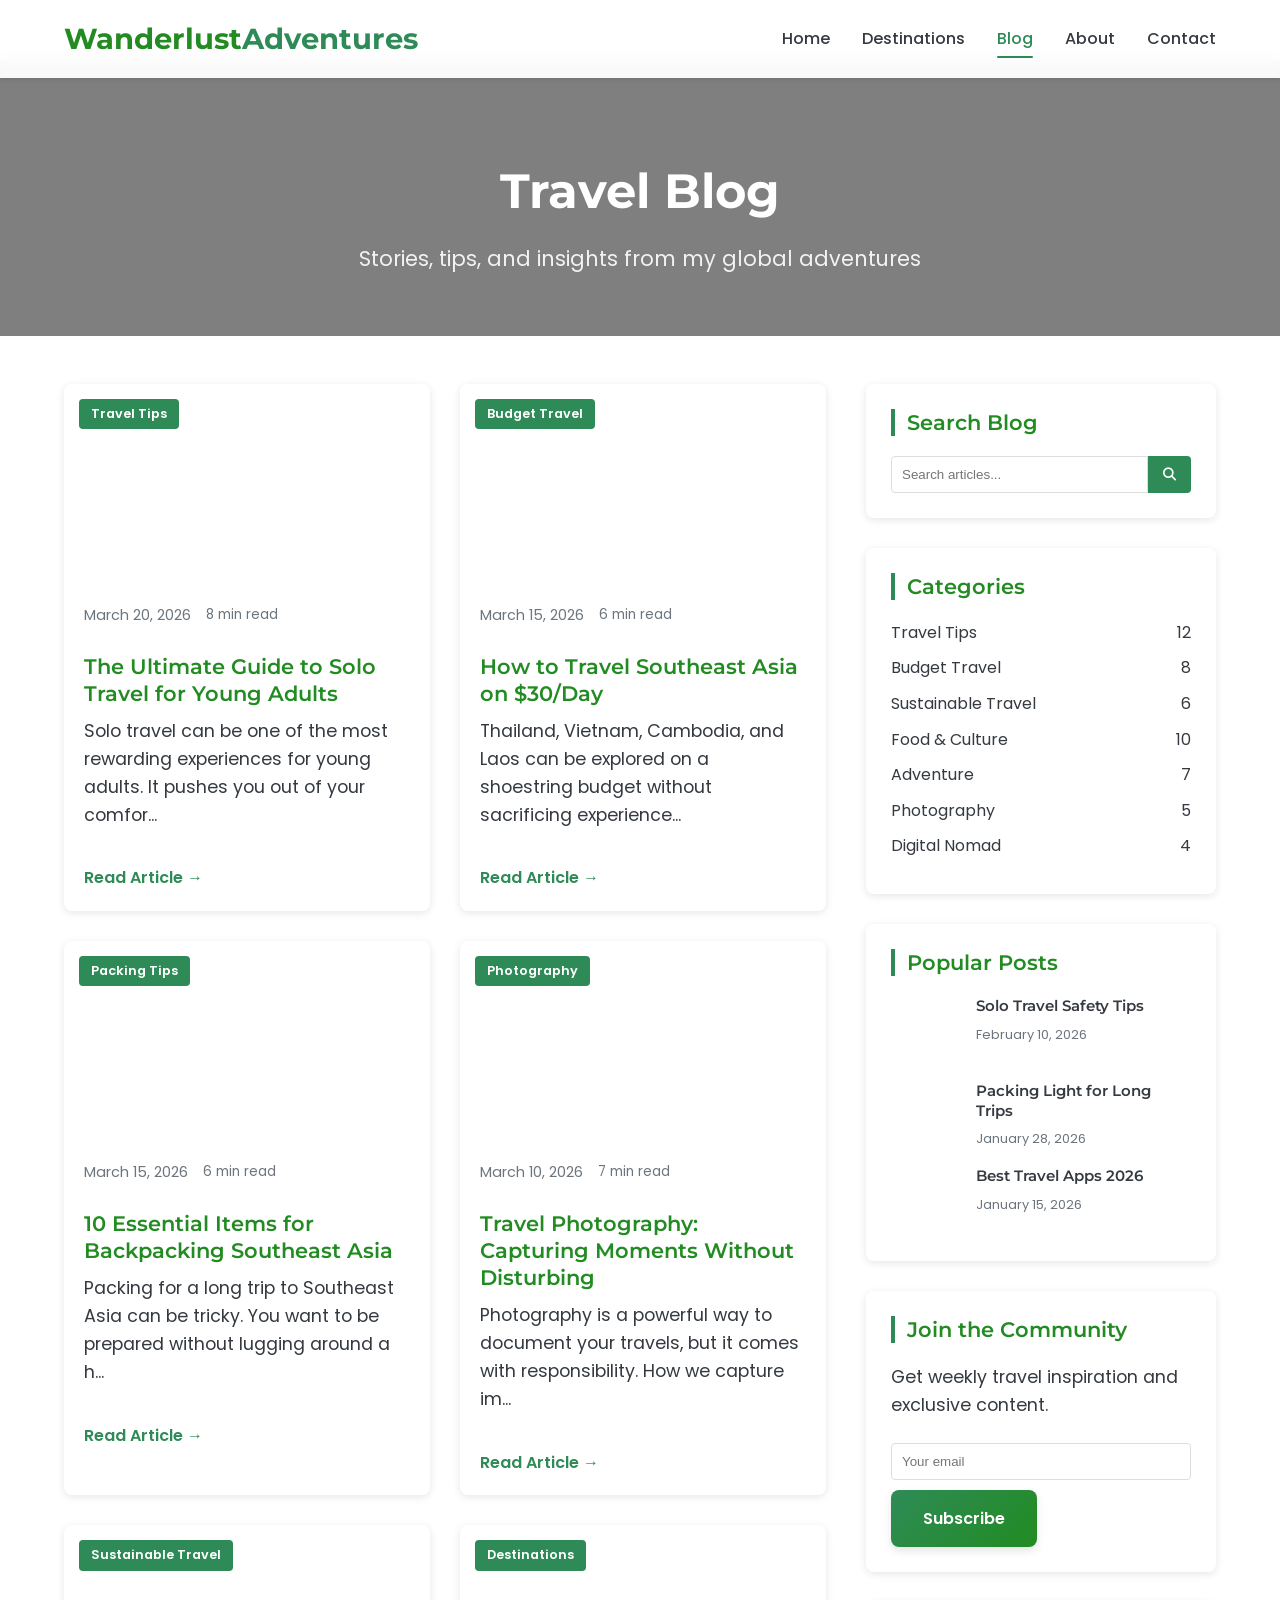
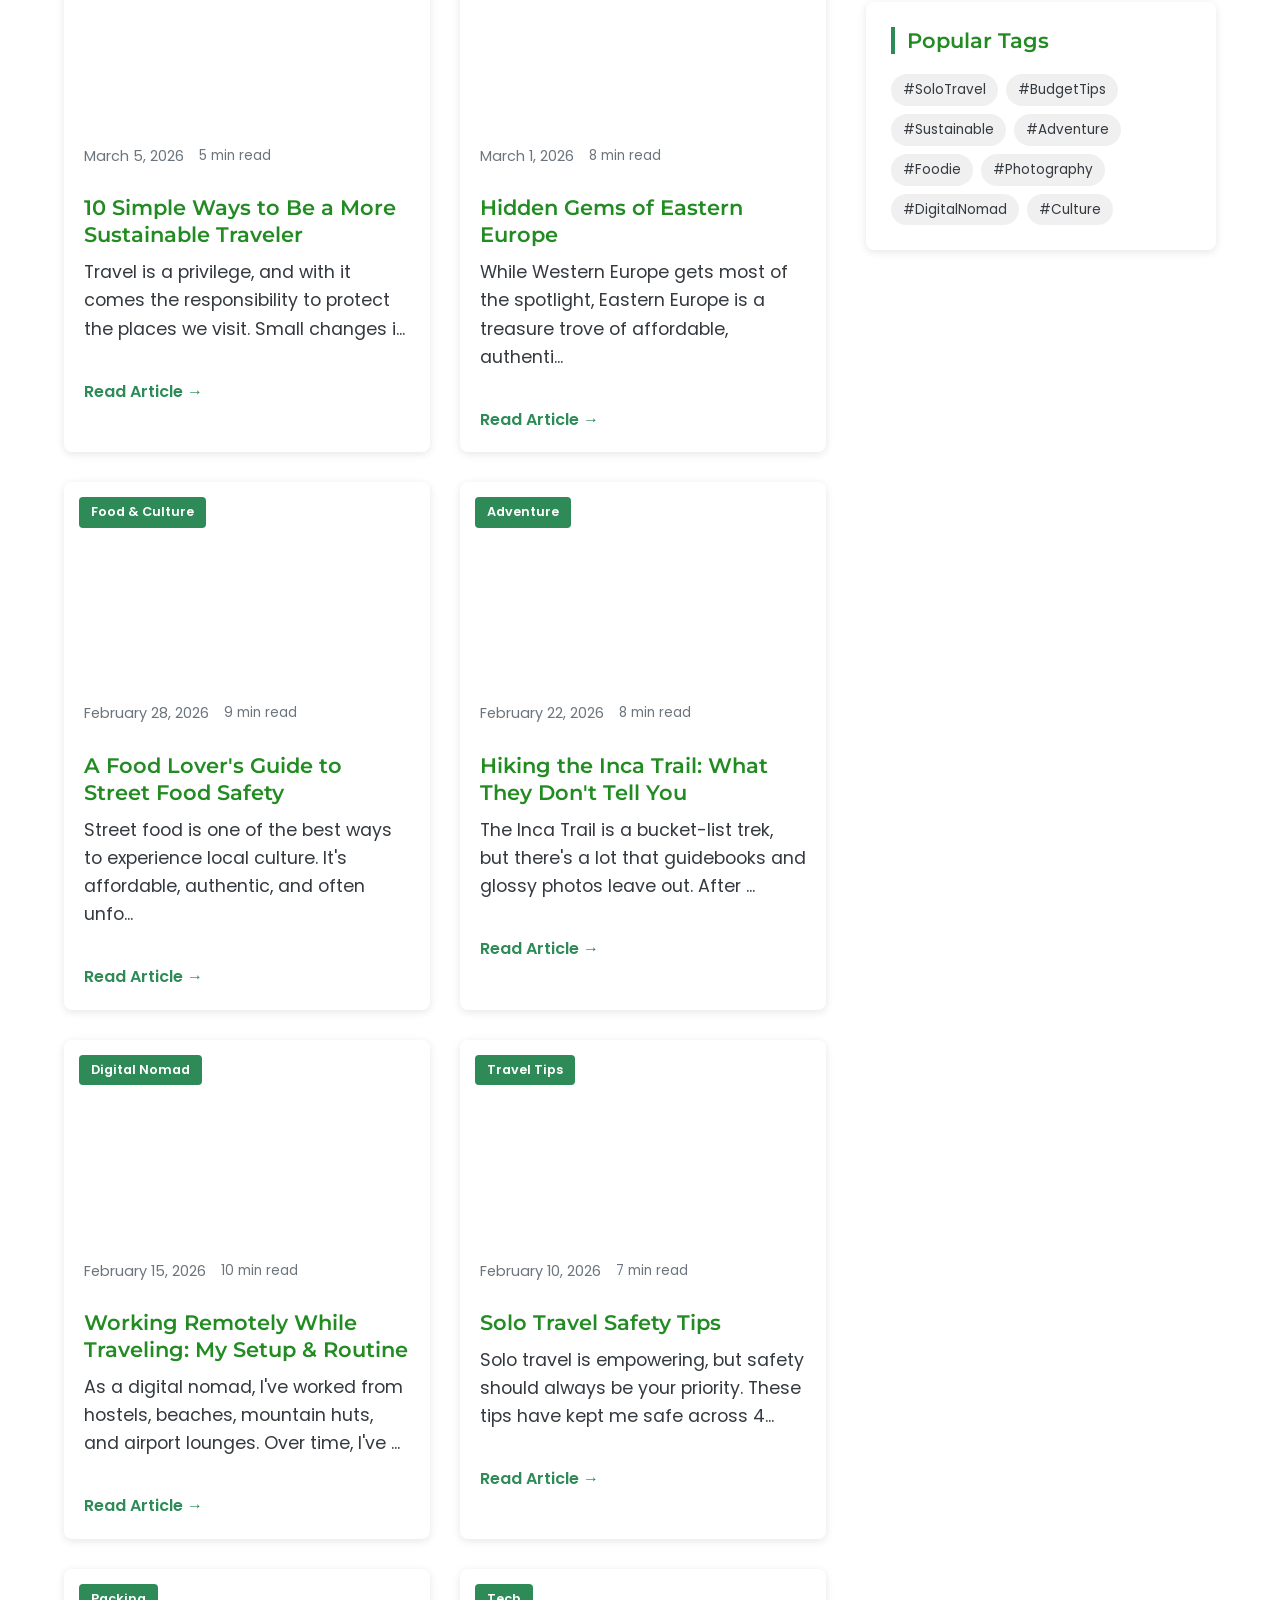
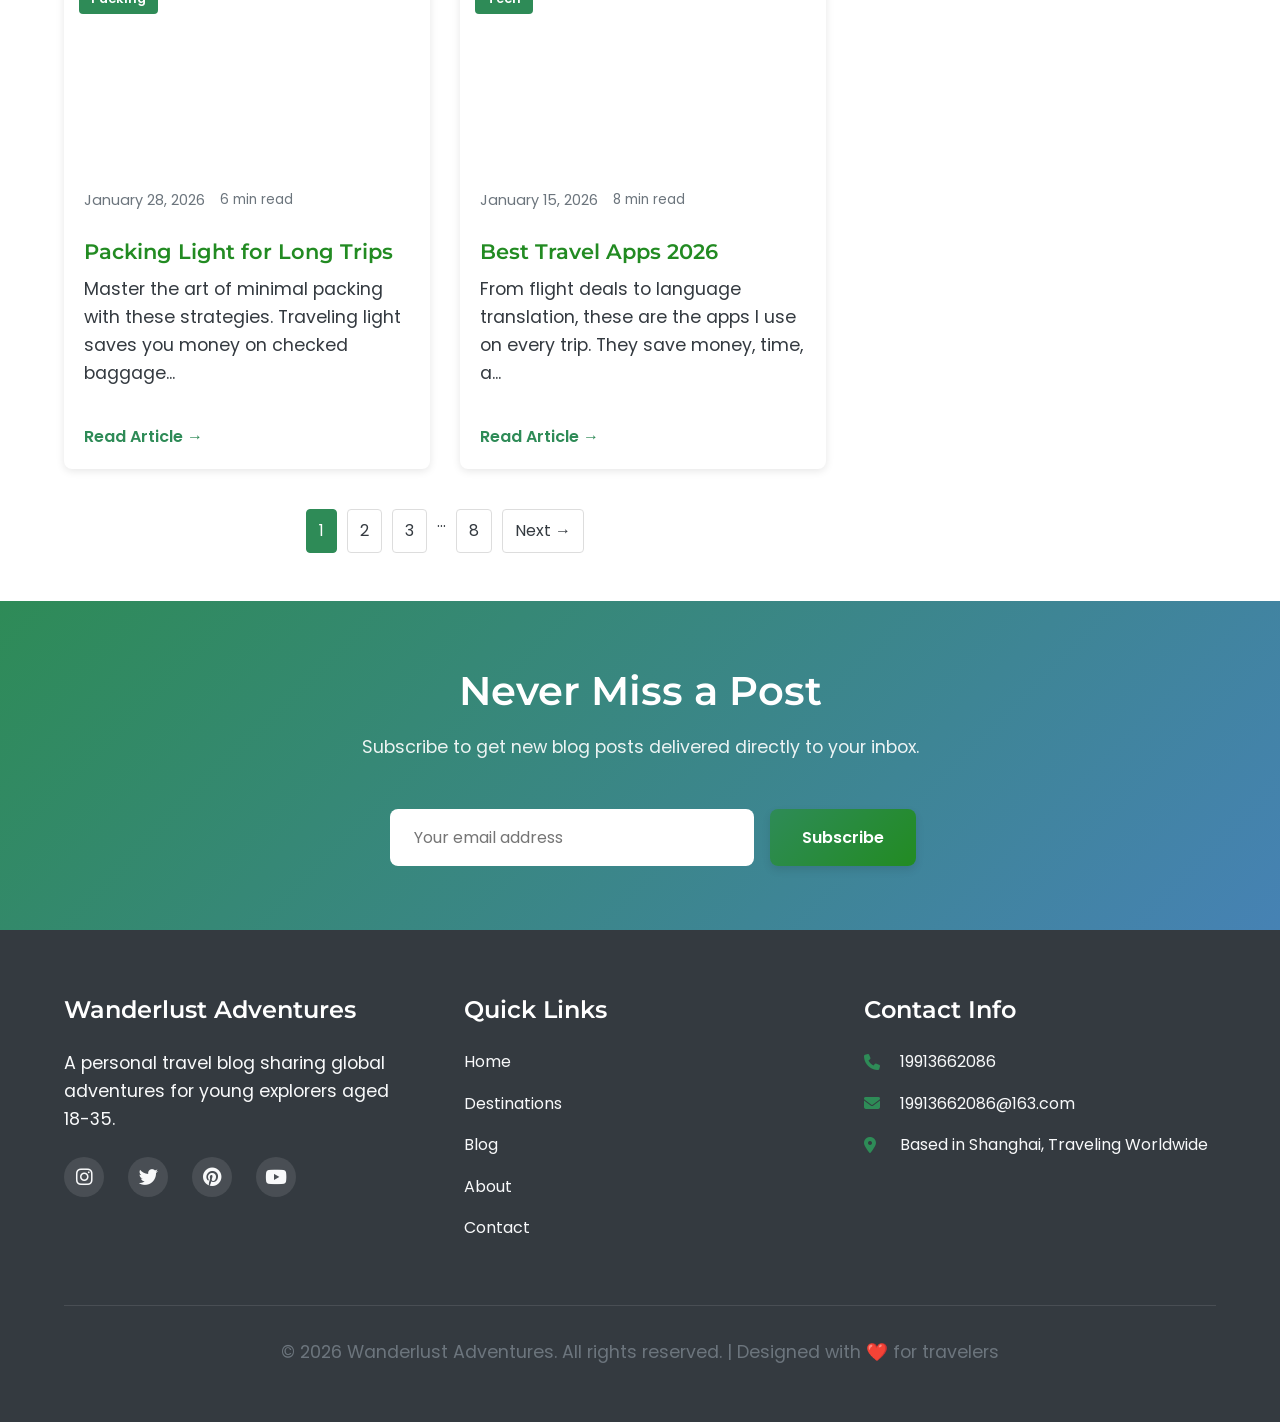
<file: blog.html>
<!DOCTYPE html>
<html lang="zh-CN">
<head>
    <meta charset="UTF-8">
    <meta name="viewport" content="width=device-width, initial-scale=1.0">
    <title>Travel Blog | Wanderlust Adventures</title>
    <link rel="stylesheet" href="style.css">
    <link rel="preconnect" href="https://fonts.googleapis.com">
    <link rel="preconnect" href="https://fonts.gstatic.com" crossorigin>
    <link href="https://fonts.googleapis.com/css2?family=Poppins:wght@300;400;500;600;700&family=Montserrat:wght@400;500;600&display=swap" rel="stylesheet">
    <link rel="stylesheet" href="https://cdnjs.cloudflare.com/ajax/libs/font-awesome/6.4.0/css/all.min.css">
    <style>
        /* 确保博客页面样式与全局一致 */
        .page-header {
            background: linear-gradient(rgba(0, 0, 0, 0.5), rgba(0, 0, 0, 0.5)), 
                        url('https://images.unsplash.com/photo-1488646953014-85cb44e25828') center/cover no-repeat;
            color: white;
            text-align: center;
            padding: 100px 0 60px;
            margin-top: 60px;
        }
        .page-header h1 {
            color: white;
            font-size: 3rem;
            margin-bottom: 20px;
        }
        .page-header p {
            font-size: 1.3rem;
            opacity: 0.9;
            max-width: 600px;
            margin: 0 auto;
        }
        .blog-layout {
            display: grid;
            grid-template-columns: 1fr 350px;
            gap: 40px;
        }
        .blog-posts-grid {
            display: grid;
            grid-template-columns: repeat(auto-fill, minmax(300px, 1fr));
            gap: 30px;
            margin-bottom: 40px;
        }
        .blog-post {
            background: white;
            border-radius: 8px;
            overflow: hidden;
            box-shadow: 0 2px 8px rgba(0,0,0,0.1);
            transition: transform 0.3s ease, box-shadow 0.3s ease;
        }
        .blog-post:hover {
            transform: translateY(-5px);
            box-shadow: 0 8px 16px rgba(0,0,0,0.1);
        }
        .post-image {
            height: 200px;
            background-size: cover;
            background-position: center;
            position: relative;
        }
        .post-category {
            position: absolute;
            top: 15px;
            left: 15px;
            background: #2E8B57;
            color: white;
            padding: 5px 12px;
            border-radius: 4px;
            font-size: 0.8rem;
            font-weight: 600;
        }
        .post-content {
            padding: 20px;
        }
        .post-meta {
            display: flex;
            gap: 15px;
            margin-bottom: 10px;
            font-size: 0.85rem;
            color: #6C757D;
        }
        .post-content h3 {
            font-size: 1.3rem;
            margin-bottom: 10px;
            color: #228B22;
        }
        .read-more {
            display: inline-block;
            margin-top: 12px;
            color: #2E8B57;
            font-weight: 600;
            text-decoration: none;
        }
        .read-more:hover {
            text-decoration: underline;
        }
        .sidebar-widget {
            background: white;
            padding: 25px;
            border-radius: 8px;
            margin-bottom: 30px;
            box-shadow: 0 2px 8px rgba(0,0,0,0.1);
        }
        .sidebar-widget h3 {
            margin-bottom: 20px;
            font-size: 1.3rem;
            border-left: 4px solid #2E8B57;
            padding-left: 12px;
        }
        .search-box {
            display: flex;
        }
        .search-box input {
            flex: 1;
            padding: 10px;
            border: 1px solid #ddd;
            border-radius: 4px 0 0 4px;
            outline: none;
        }
        .search-box button {
            padding: 10px 15px;
            background: #2E8B57;
            color: white;
            border: none;
            border-radius: 0 4px 4px 0;
            cursor: pointer;
        }
        .categories-list {
            list-style: none;
            padding: 0;
        }
        .categories-list li {
            margin-bottom: 10px;
        }
        .categories-list a {
            display: flex;
            justify-content: space-between;
            text-decoration: none;
            color: #343A40;
        }
        .categories-list a:hover {
            color: #2E8B57;
        }
        .popular-posts {
            display: flex;
            flex-direction: column;
            gap: 15px;
        }
        .popular-post {
            display: flex;
            gap: 15px;
        }
        .popular-image {
            width: 70px;
            height: 70px;
            background-size: cover;
            background-position: center;
            border-radius: 4px;
            flex-shrink: 0;
        }
        .popular-content h4 {
            font-size: 0.95rem;
            margin-bottom: 5px;
        }
        .popular-content h4 a {
            text-decoration: none;
            color: #343A40;
        }
        .popular-content h4 a:hover {
            color: #2E8B57;
        }
        .popular-content .post-date {
            font-size: 0.8rem;
            color: #6C757D;
        }
        .sidebar-newsletter input {
            width: 100%;
            padding: 10px;
            margin-bottom: 10px;
            border: 1px solid #ddd;
            border-radius: 4px;
        }
        .tags {
            display: flex;
            flex-wrap: wrap;
            gap: 8px;
        }
        .tag {
            background: #f0f0f0;
            padding: 5px 12px;
            border-radius: 20px;
            font-size: 0.85rem;
            text-decoration: none;
            color: #343A40;
        }
        .tag:hover {
            background: #2E8B57;
            color: white;
        }
        .pagination {
            display: flex;
            justify-content: center;
            gap: 10px;
            margin-top: 30px;
        }
        .page-btn {
            padding: 8px 12px;
            border: 1px solid #ddd;
            background: white;
            text-decoration: none;
            color: #343A40;
            border-radius: 4px;
        }
        .page-btn.active {
            background: #2E8B57;
            color: white;
            border-color: #2E8B57;
        }
        .page-btn:hover:not(.active) {
            background: #f0f0f0;
        }
        @media (max-width: 992px) {
            .blog-layout {
                grid-template-columns: 1fr;
            }
        }
    </style>
</head>
<body>
    <!-- 导航栏 -->
    <nav class="navbar">
        <div class="container">
            <a href="index.html" class="logo">Wanderlust<span>Adventures</span></a>
            <ul class="nav-links">
                <li><a href="index.html">Home</a></li>
                <li><a href="destinations.html">Destinations</a></li>
                <li><a href="blog.html" class="active">Blog</a></li>
                <li><a href="about.html">About</a></li>
                <li><a href="contact.html">Contact</a></li>
            </ul>
            <button class="menu-toggle">
                <i class="fas fa-bars"></i>
            </button>
        </div>
    </nav>

    <!-- 页面头部 -->
    <section class="page-header">
        <div class="container">
            <h1>Travel Blog</h1>
            <p>Stories, tips, and insights from my global adventures</p>
        </div>
    </section>

    <!-- 博客内容区域 -->
    <section class="section blog-content">
        <div class="container">
            <div class="blog-layout">
                <!-- 左侧：动态文章列表容器 -->
                <div class="blog-main">
                    <div id="blog-posts-container"></div>
                    <div class="pagination" id="pagination"></div>
                </div>

                <!-- 右侧：侧边栏 -->
                <aside class="blog-sidebar">
                    <div class="sidebar-widget">
                        <h3>Search Blog</h3>
                        <div class="search-box">
                            <input type="text" placeholder="Search articles...">
                            <button><i class="fas fa-search"></i></button>
                        </div>
                    </div>

                    <div class="sidebar-widget">
                        <h3>Categories</h3>
                        <ul class="categories-list">
                            <li><a href="#">Travel Tips <span>12</span></a></li>
                            <li><a href="#">Budget Travel <span>8</span></a></li>
                            <li><a href="#">Sustainable Travel <span>6</span></a></li>
                            <li><a href="#">Food & Culture <span>10</span></a></li>
                            <li><a href="#">Adventure <span>7</span></a></li>
                            <li><a href="#">Photography <span>5</span></a></li>
                            <li><a href="#">Digital Nomad <span>4</span></a></li>
                        </ul>
                    </div>

                    <!-- 热门文章容器（动态生成） -->
                    <div class="sidebar-widget" id="popular-posts-widget">
                        <h3>Popular Posts</h3>
                        <div id="popular-posts-container"></div>
                    </div>

                    <div class="sidebar-widget newsletter-widget">
                        <h3>Join the Community</h3>
                        <p>Get weekly travel inspiration and exclusive content.</p>
                        <form class="sidebar-newsletter">
                            <input type="email" placeholder="Your email" required>
                            <button type="submit" class="btn-primary">Subscribe</button>
                        </form>
                    </div>

                    <div class="sidebar-widget">
                        <h3>Popular Tags</h3>
                        <div class="tags">
                            <a href="blog.html?tag=solotravel" class="tag">#SoloTravel</a>
                            <a href="blog.html?tag=budget" class="tag">#BudgetTips</a>
                            <a href="blog.html?tag=sustainable" class="tag">#Sustainable</a>
                            <a href="blog.html?tag=adventure" class="tag">#Adventure</a>
                            <a href="blog.html?tag=food" class="tag">#Foodie</a>
                            <a href="blog.html?tag=photography" class="tag">#Photography</a>
                            <a href="blog.html?tag=digitalnomad" class="tag">#DigitalNomad</a>
                            <a href="blog.html?tag=culture" class="tag">#Culture</a>
                        </div>
                    </div>
                </aside>
            </div>
        </div>
    </section>

    <!-- 订阅区域 -->
    <section class="newsletter">
        <div class="container">
            <h2>Never Miss a Post</h2>
            <p>Subscribe to get new blog posts delivered directly to your inbox.</p>
            <form class="newsletter-form">
                <input type="email" placeholder="Your email address" required>
                <button type="submit" class="btn-primary">Subscribe</button>
            </form>
        </div>
    </section>

    <!-- 页脚 -->
    <footer class="footer">
        <div class="container">
            <div class="footer-content">
                <div class="footer-section">
                    <h3>Wanderlust Adventures</h3>
                    <p>A personal travel blog sharing global adventures for young explorers aged 18-35.</p>
                    <div class="social-links">
                        <a href="#"><i class="fab fa-instagram"></i></a>
                        <a href="#"><i class="fab fa-twitter"></i></a>
                        <a href="#"><i class="fab fa-pinterest"></i></a>
                        <a href="#"><i class="fab fa-youtube"></i></a>
                    </div>
                </div>
                <div class="footer-section">
                    <h3>Quick Links</h3>
                    <ul>
                        <li><a href="index.html">Home</a></li>
                        <li><a href="destinations.html">Destinations</a></li>
                        <li><a href="blog.html">Blog</a></li>
                        <li><a href="about.html">About</a></li>
                        <li><a href="contact.html">Contact</a></li>
                    </ul>
                </div>
                <div class="footer-section">
                    <h3>Contact Info</h3>
                    <ul class="contact-info">
                        <li><i class="fas fa-phone"></i> 19913662086</li>
                        <li><i class="fas fa-envelope"></i> 19913662086@163.com</li>
                        <li><i class="fas fa-map-marker-alt"></i> Based in Shanghai, Traveling Worldwide</li>
                    </ul>
                </div>
            </div>
            <div class="footer-bottom">
                <p>&copy; 2026 Wanderlust Adventures. All rights reserved. | Designed with ❤️ for travelers</p>
            </div>
        </div>
    </footer>

    <script src="script.js"></script>
    <script src="article-data.js"></script>
    <script>
        // 获取 URL 参数
        function getQueryParam(param) {
            const urlParams = new URLSearchParams(window.location.search);
            return urlParams.get(param);
        }

        const tagFilter = getQueryParam('tag');

        // 更新页面标题和描述
        if (tagFilter) {
            const tagDisplay = '#' + tagFilter.charAt(0).toUpperCase() + tagFilter.slice(1);
            document.querySelector('.page-header h1').innerHTML = `Blog: ${tagDisplay}`;
            document.querySelector('.page-header p').innerHTML = `Showing all posts tagged with ${tagDisplay}`;
        } else {
            document.querySelector('.page-header h1').innerHTML = 'Travel Blog';
            document.querySelector('.page-header p').innerHTML = 'Stories, tips, and insights from my global adventures';
        }

        // 筛选文章
        let filteredArticles = [];
        for (let id in articlesData) {
            if (articlesData.hasOwnProperty(id)) {
                if (!tagFilter) {
                    filteredArticles.push({ id: id, ...articlesData[id] });
                } else if (articlesData[id].tags && articlesData[id].tags.includes(tagFilter.toLowerCase())) {
                    filteredArticles.push({ id: id, ...articlesData[id] });
                }
            }
        }

        // 按日期排序（最新在前）
        filteredArticles.sort((a, b) => new Date(b.date) - new Date(a.date));

        // 渲染主文章列表
        const container = document.getElementById('blog-posts-container');
        if (filteredArticles.length === 0) {
            container.innerHTML = '<p style="text-align:center; padding:40px;">No posts found with this tag. <a href="blog.html">View all posts</a>.</p>';
        } else {
            let html = '<div class="blog-posts-grid">';
            filteredArticles.forEach(article => {
                // 生成纯文本摘要（去除 HTML 标签）
                let plainText = article.content.replace(/<[^>]*>/g, '');
                let excerpt = plainText.substring(0, 120) + (plainText.length > 120 ? '...' : '');
                html += `
                    <article class="blog-post">
                        <div class="post-image" style="background-image: url('${article.image}');">
                            <div class="post-category">${article.category}</div>
                        </div>
                        <div class="post-content">
                            <div class="post-meta">
                                <span class="post-date">${article.date}</span>
                                <span class="post-read-time">${article.readTime}</span>
                            </div>
                            <h3>${article.title}</h3>
                            <p>${escapeHtml(excerpt)}</p>
                            <a href="article.html?id=${article.id}" class="read-more">Read Article →</a>
                        </div>
                    </article>
                `;
            });
            html += '</div>';
            container.innerHTML = html;
        }

        // 处理分页（简化）
        if (tagFilter) {
            document.getElementById('pagination').style.display = 'none';
        } else {
            const paginationDiv = document.getElementById('pagination');
            if (paginationDiv.children.length === 0) {
                paginationDiv.innerHTML = `
                    <a href="#" class="page-btn active">1</a>
                    <a href="#" class="page-btn">2</a>
                    <a href="#" class="page-btn">3</a>
                    <span class="page-dots">...</span>
                    <a href="#" class="page-btn">8</a>
                    <a href="#" class="page-btn next">Next →</a>
                `;
            }
        }

        // ---------- 动态生成热门文章（图片完全匹配内容）----------
        // 定义热门文章 ID 列表（按阅读量或推荐顺序）
        const popularIds = ['solo-travel-safety', 'packing-light', 'travel-apps'];

        // 获取热门文章数据并渲染
        function renderPopularPosts() {
            const popularContainer = document.getElementById('popular-posts-container');
            if (!popularContainer) return;
            let html = '<div class="popular-posts">';
            for (let id of popularIds) {
                if (articlesData[id]) {
                    const article = articlesData[id];
                    html += `
                        <div class="popular-post">
                            <div class="popular-image" style="background-image: url('${article.image}');"></div>
                            <div class="popular-content">
                                <h4><a href="article.html?id=${id}">${article.title}</a></h4>
                                <span class="post-date">${article.date}</span>
                            </div>
                        </div>
                    `;
                }
            }
            html += '</div>';
            popularContainer.innerHTML = html;
        }

        // 简单转义 HTML 防止 XSS（可选）
        function escapeHtml(str) {
            return str.replace(/[&<>]/g, function(m) {
                if (m === '&') return '&amp;';
                if (m === '<') return '&lt;';
                if (m === '>') return '&gt;';
                return m;
            });
        }

        // 渲染热门文章
        renderPopularPosts();
    </script>
</body>
</html>
</file>
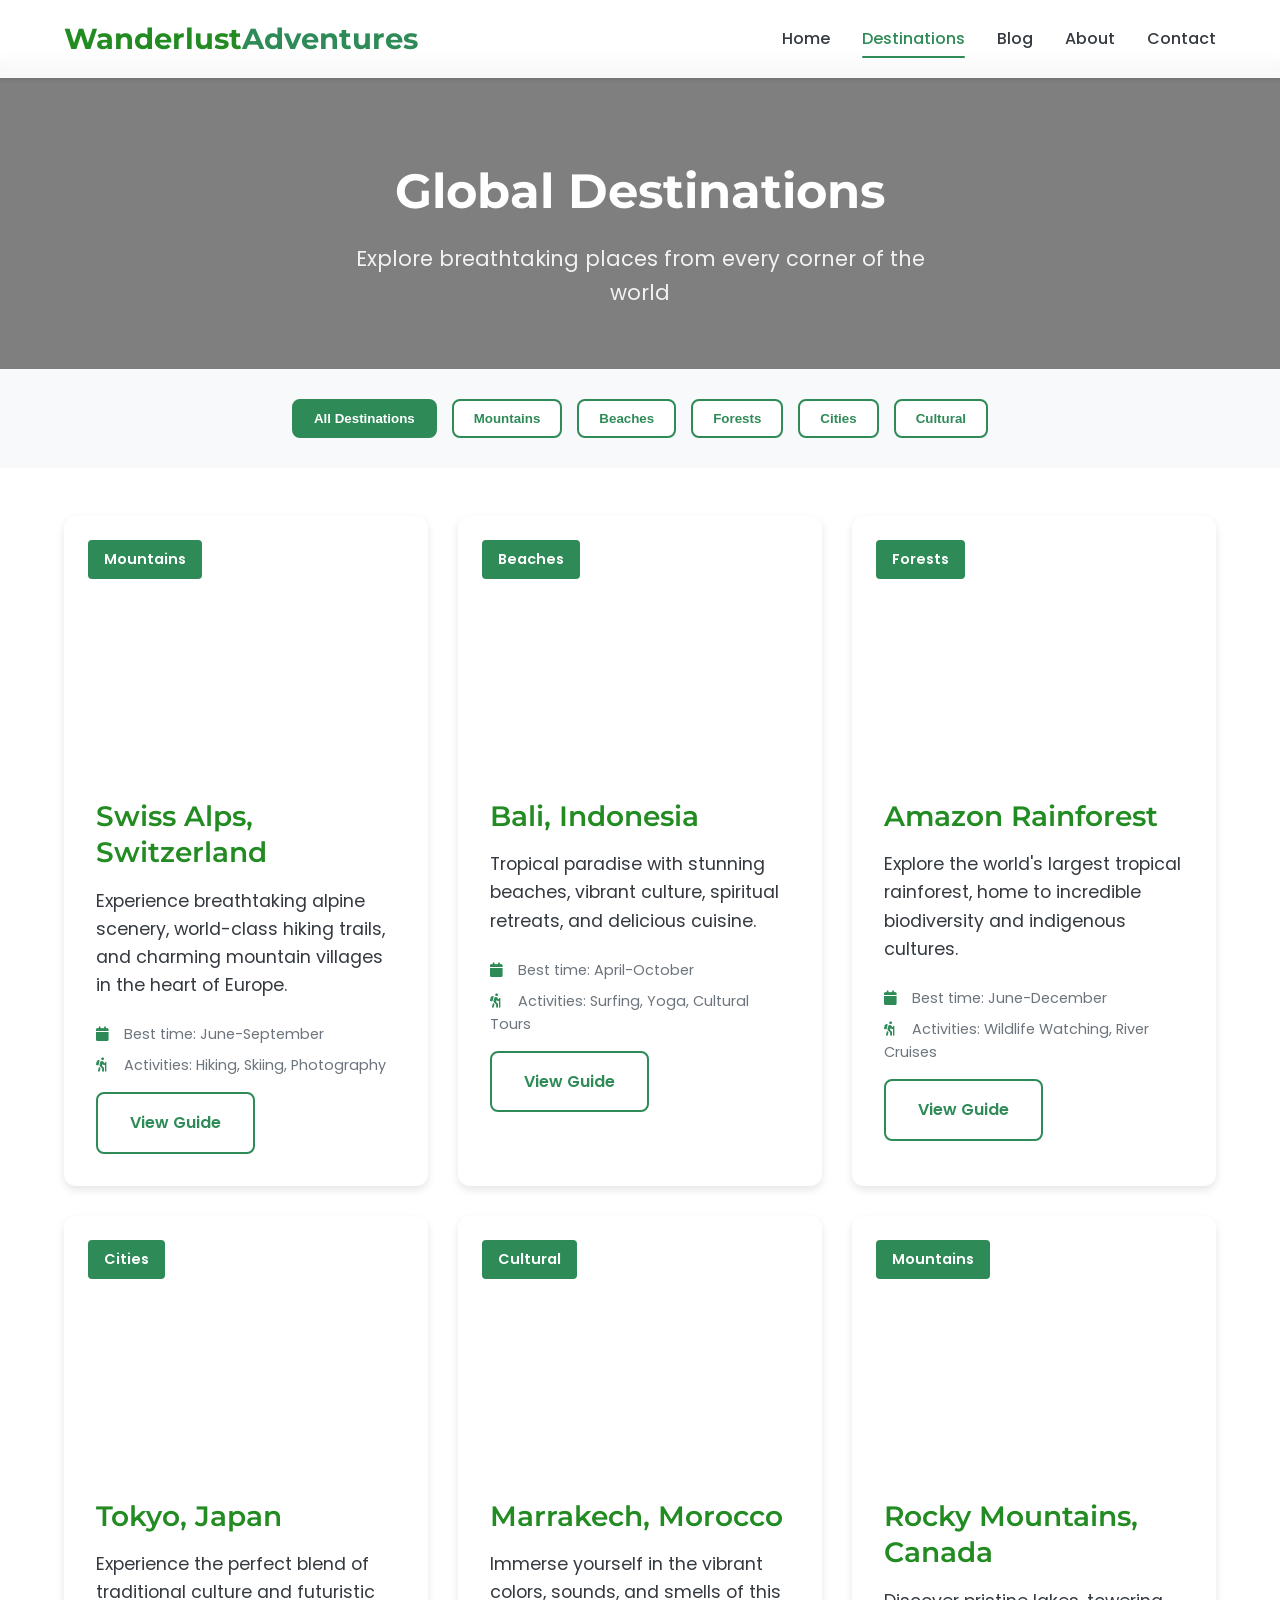
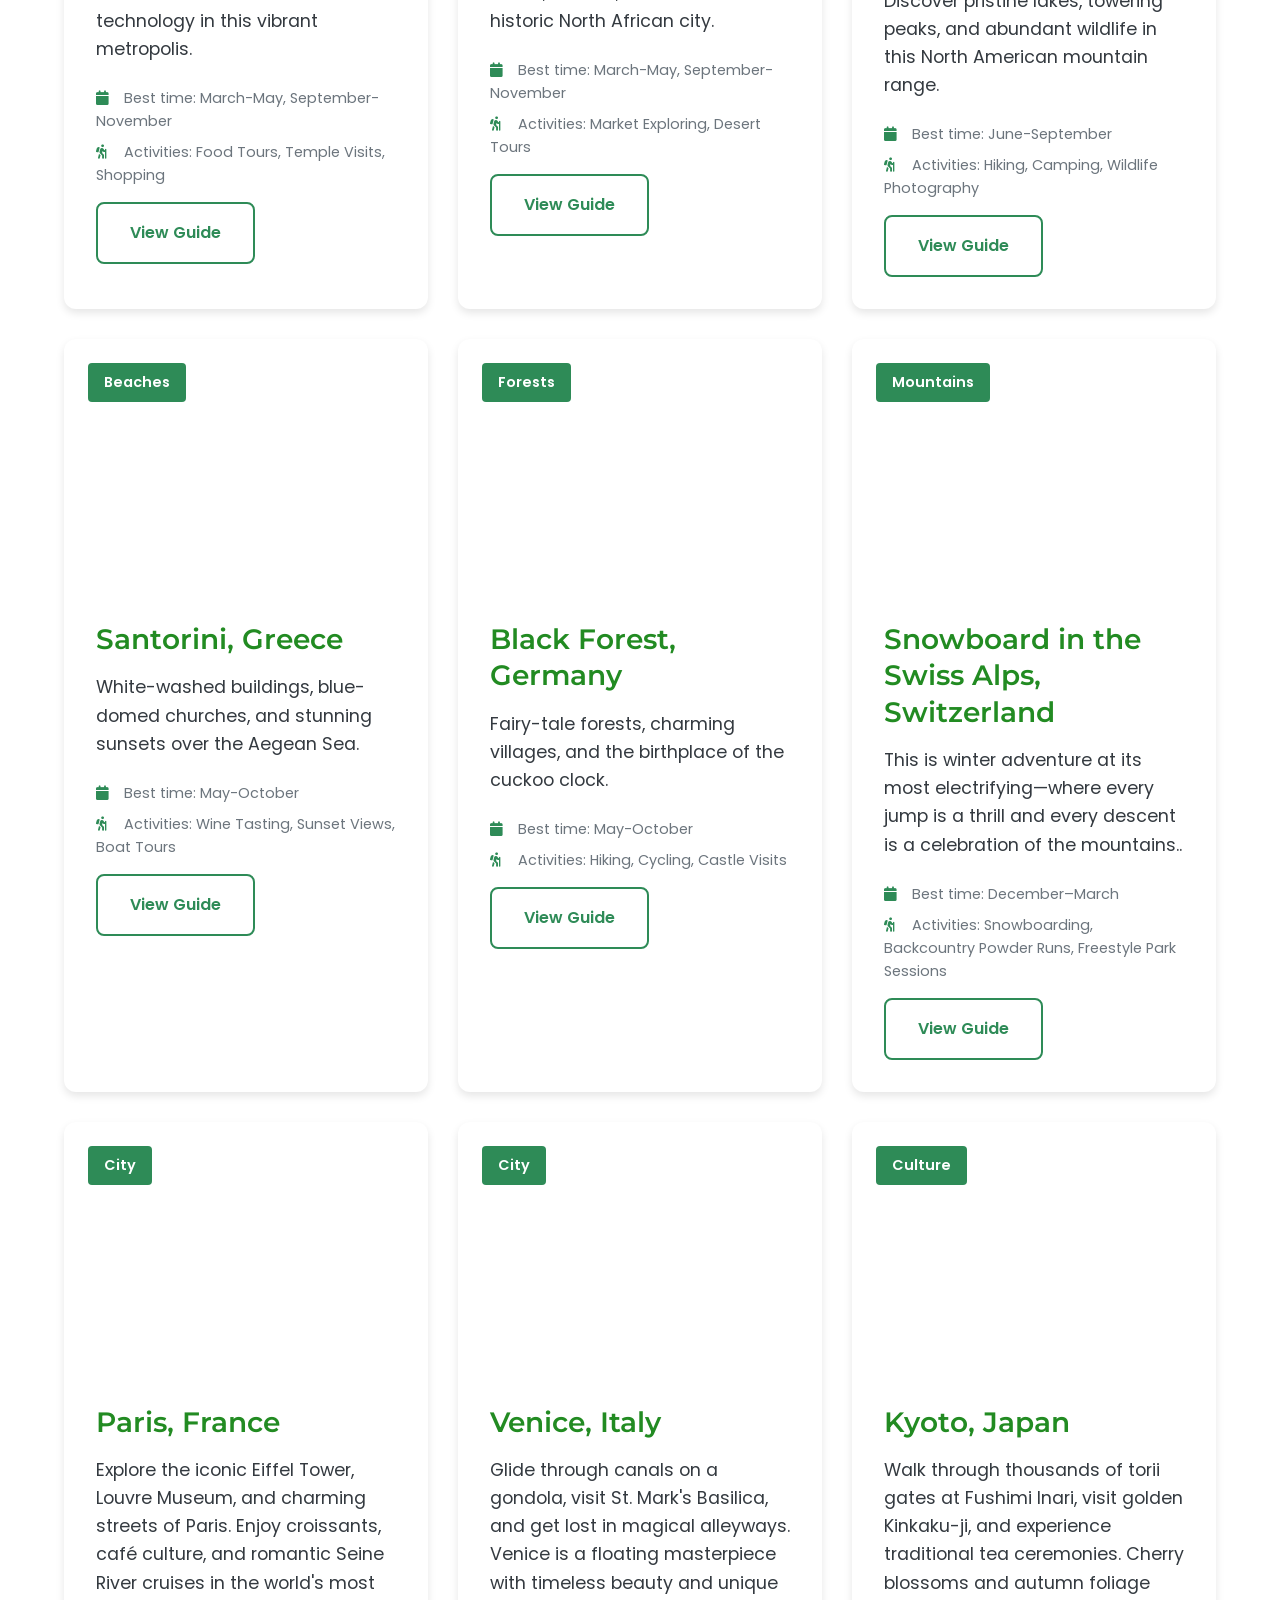
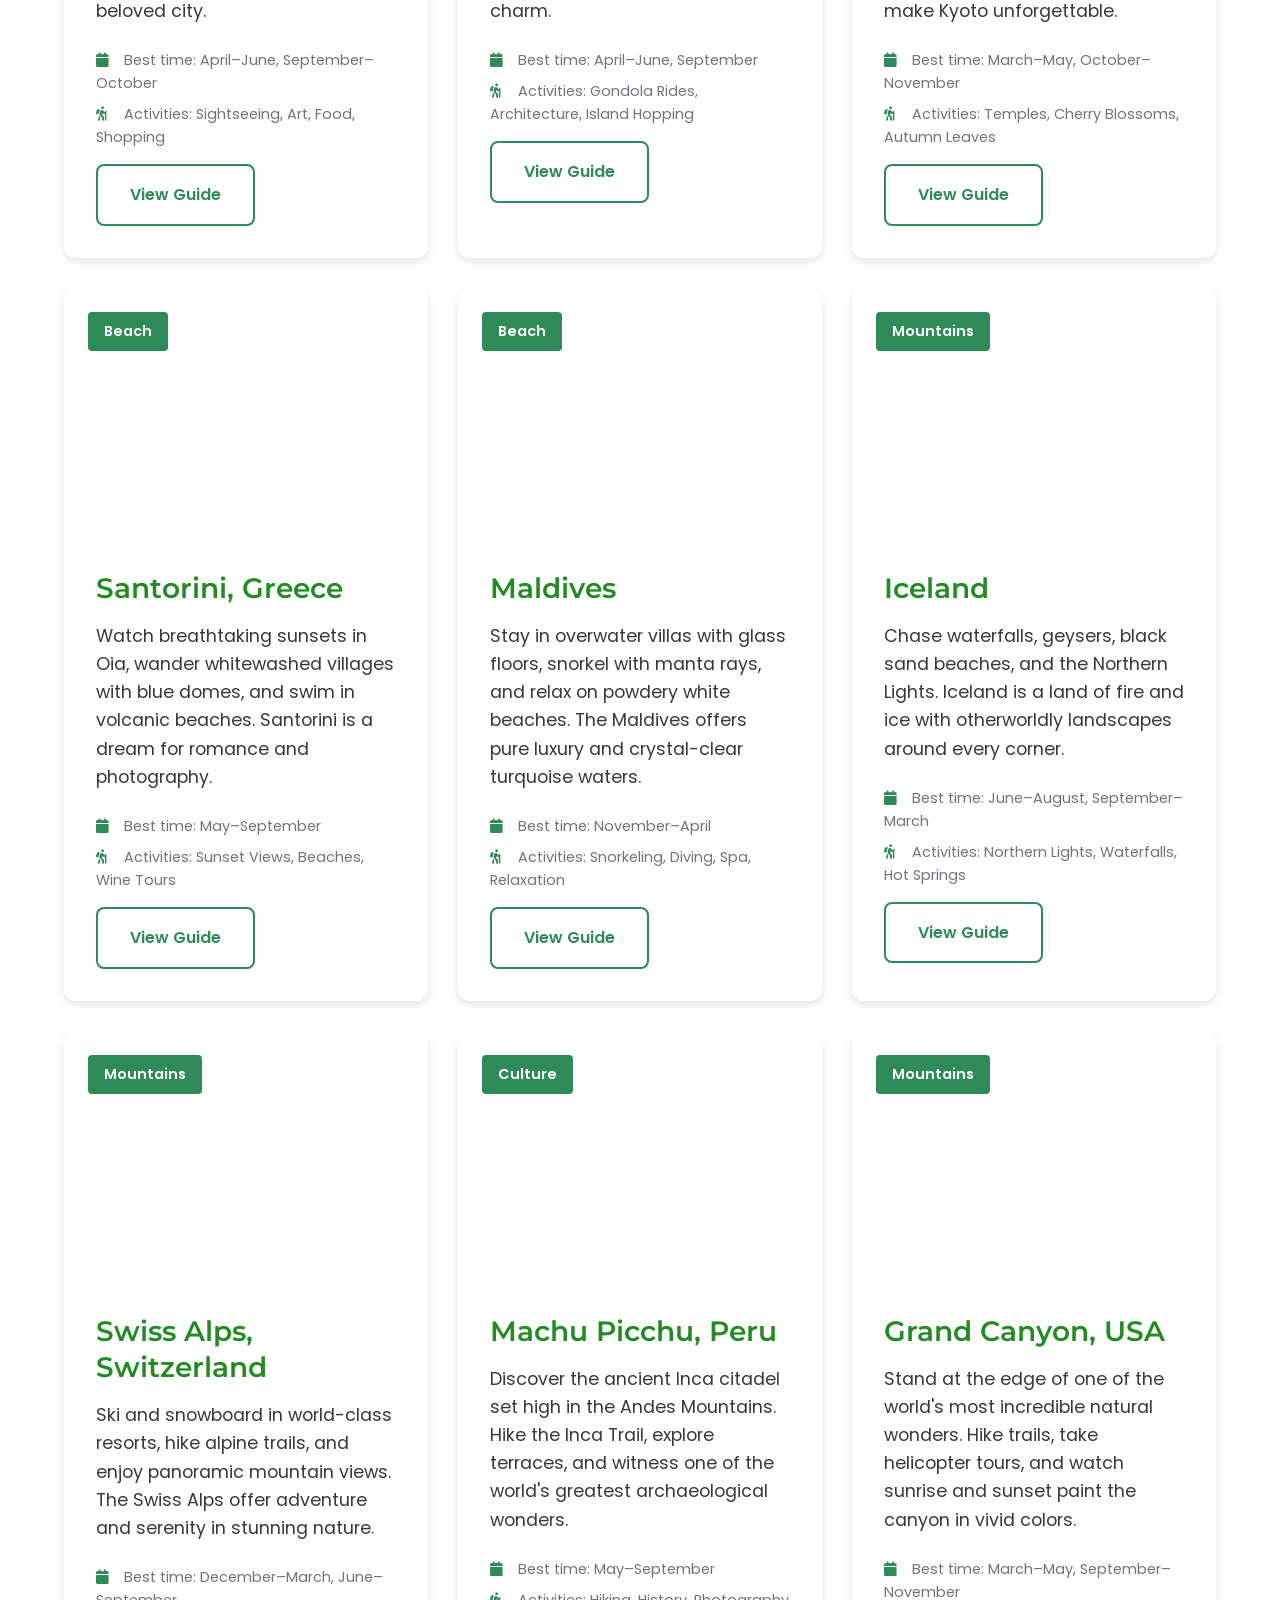
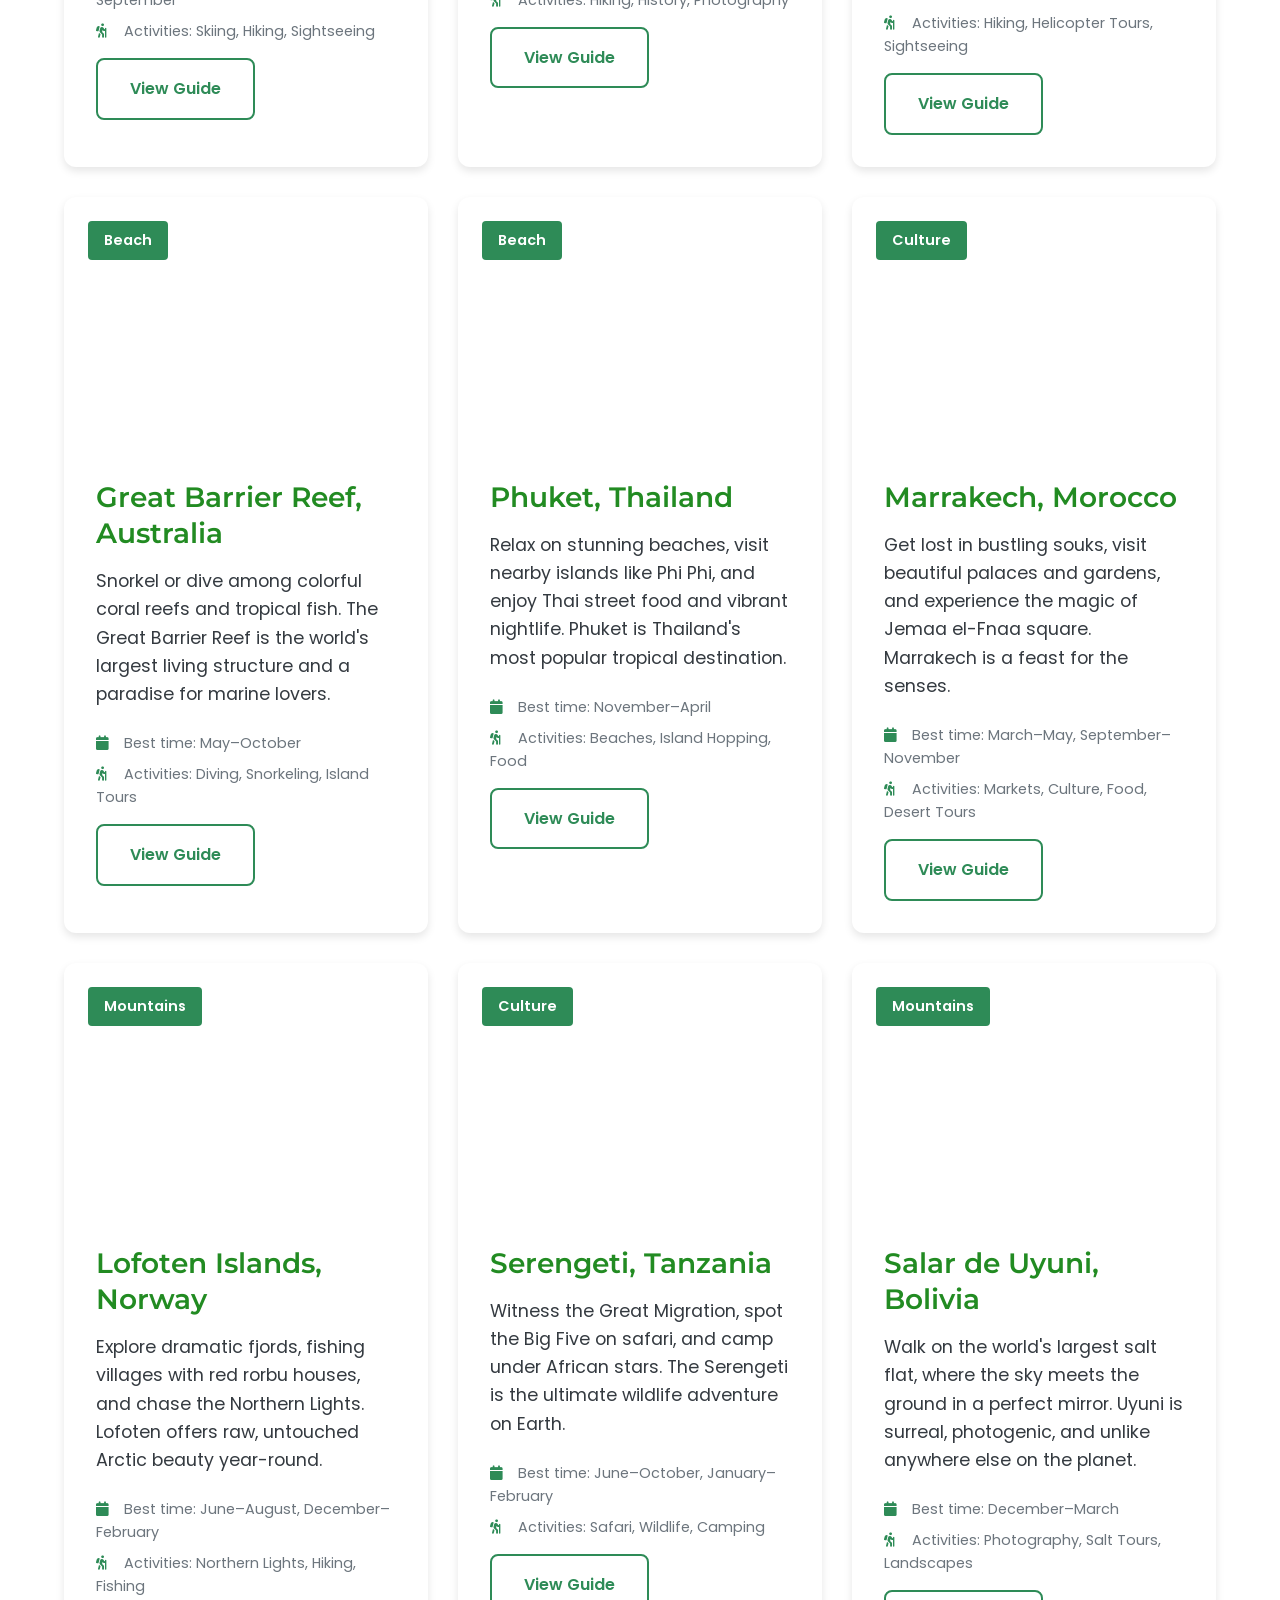
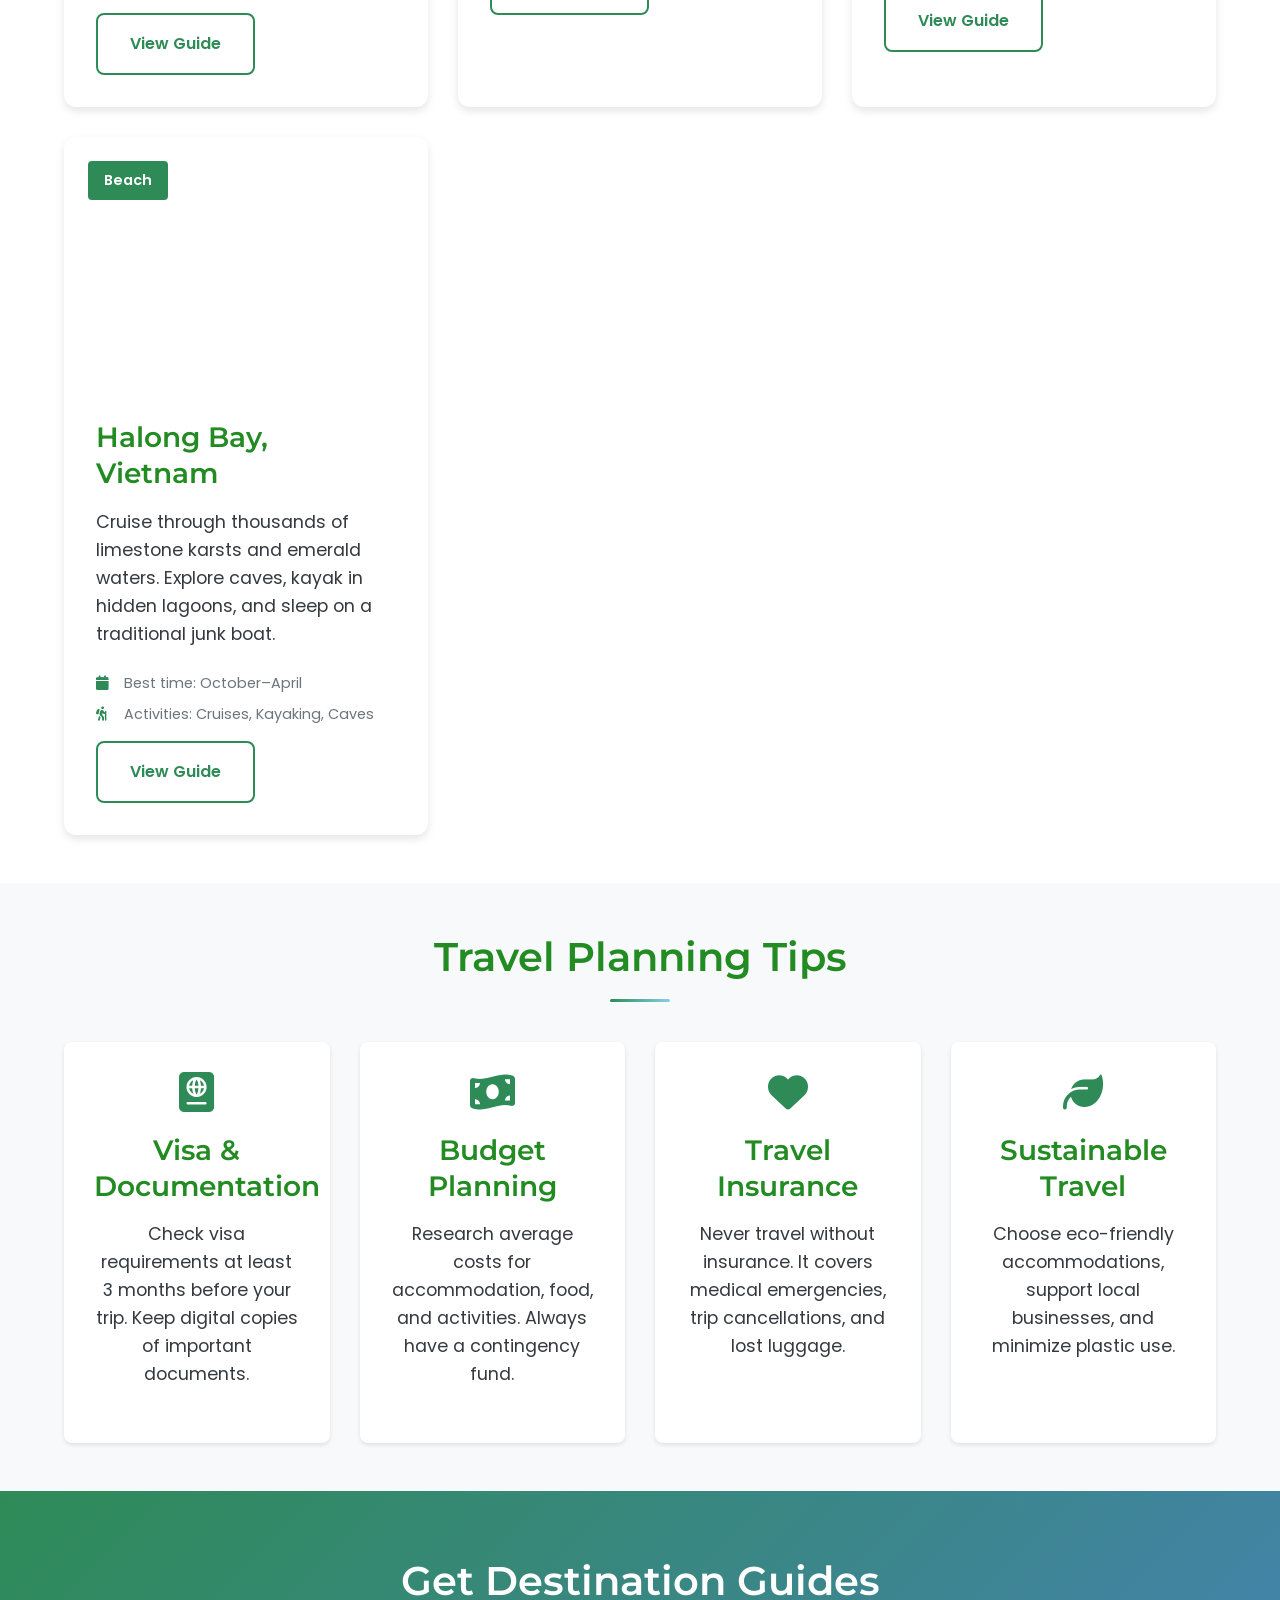
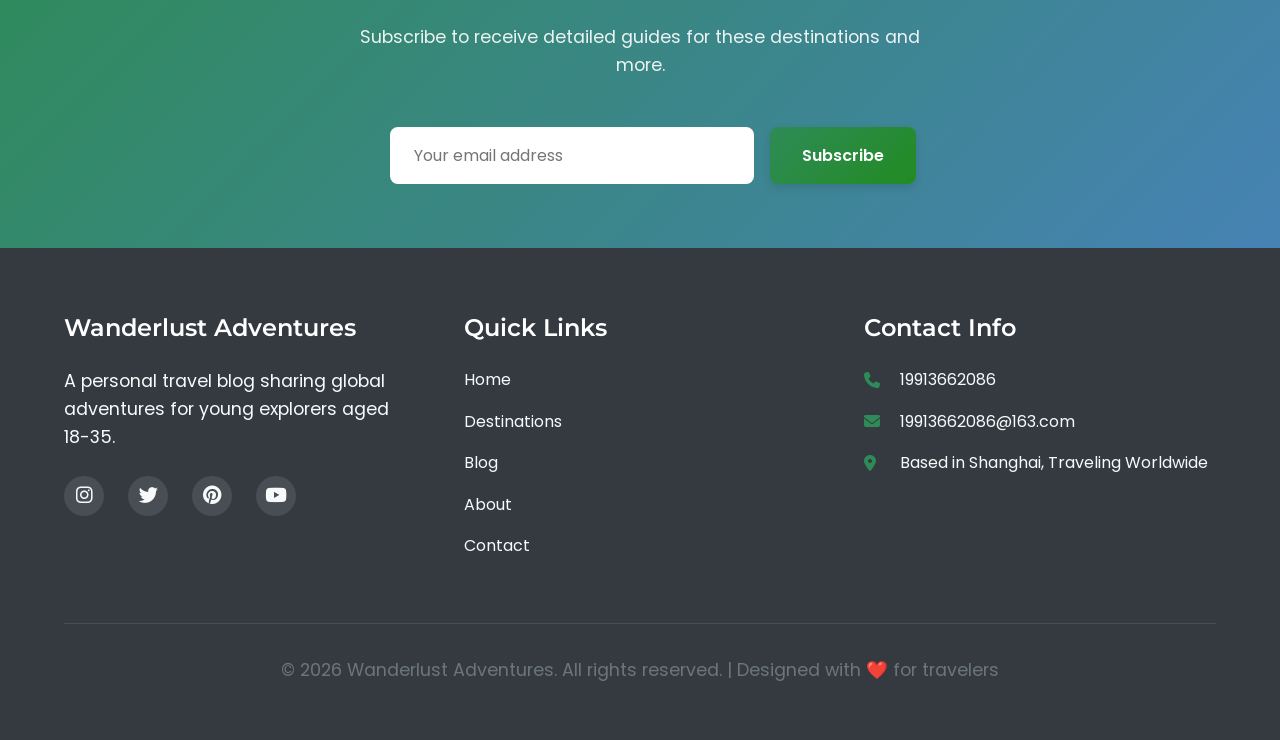
<file: destinations(个人测试版）.html>
<!DOCTYPE html>
<html lang="en">
<head>
    <meta charset="UTF-8">
    <meta name="viewport" content="width=device-width, initial-scale=1.0">
    <title>Global Destinations | Wanderlust Adventures</title>
    <link rel="stylesheet" href="style.css">
    <link rel="preconnect" href="https://fonts.googleapis.com">
    <link rel="preconnect" href="https://fonts.gstatic.com" crossorigin>
    <link href="https://fonts.googleapis.com/css2?family=Poppins:wght@300;400;500;600;700&family=Montserrat:wght@400;500;600&display=swap" rel="stylesheet">
    <link rel="stylesheet" href="https://cdnjs.cloudflare.com/ajax/libs/font-awesome/6.4.0/css/all.min.css">
</head>
<body>
    <!-- Navigation -->
    <nav class="navbar">
        <div class="container">
            <a href="index.html" class="logo">Wanderlust<span>Adventures</span></a>
            <ul class="nav-links">
                <li><a href="index.html">Home</a></li>
                <li><a href="destinations.html" class="active">Destinations</a></li>
                <li><a href="blog.html">Blog</a></li>
                <li><a href="about.html">About</a></li>
                <li><a href="contact.html">Contact</a></li>
            </ul>
            <button class="menu-toggle">
                <i class="fas fa-bars"></i>
            </button>
        </div>
    </nav>

    <!-- Page Header -->
    <section class="page-header">
        <div class="container">
            <h1>Global Destinations</h1>
            <p>Explore breathtaking places from every corner of the world</p>
        </div>
    </section>

    <!-- Destination Filters -->
    <section class="section filters">
        <div class="container">
            <div class="filter-buttons">
                <button class="filter-btn active" data-filter="all">All Destinations</button>
                <button class="filter-btn" data-filter="mountains">Mountains</button>
                <button class="filter-btn" data-filter="beaches">Beaches</button>
                <button class="filter-btn" data-filter="forests">Forests</button>
                <button class="filter-btn" data-filter="cities">Cities</button>
                <button class="filter-btn" data-filter="cultural">Cultural</button>
            </div>
        </div>
    </section>

    <!-- Destinations Grid -->
    <section class="section destinations-grid-page">
        <div class="container">
            <div class="destinations-container">
                <!-- Destination 1 -->
                <div class="destination-card" data-category="mountains">
                    <div class="destination-image" style="background-image: url('https://images.unsplash.com/photo-1506905925346-21bda4d32df4');">
                        <div class="destination-label">Mountains</div>
                    </div>
                    <div class="destination-content">
                        <h3>Swiss Alps, Switzerland</h3>
                        <p>Experience breathtaking alpine scenery, world-class hiking trails, and charming mountain villages in the heart of Europe.</p>
                        <div class="destination-details">
                            <span><i class="fas fa-calendar"></i> Best time: June-September</span>
                            <span><i class="fas fa-hiking"></i> Activities: Hiking, Skiing, Photography</span>
                        </div>
                        <a href="#" class="btn-secondary">View Guide</a>
                    </div>
                </div>

                <!-- Destination 2 -->
                <div class="destination-card" data-category="beaches">
                    <div class="destination-image" style="background-image: url('https://images.unsplash.com/photo-1507525428034-b723cf961d3e');">
                        <div class="destination-label">Beaches</div>
                    </div>
                    <div class="destination-content">
                        <h3>Bali, Indonesia</h3>
                        <p>Tropical paradise with stunning beaches, vibrant culture, spiritual retreats, and delicious cuisine.</p>
                        <div class="destination-details">
                            <span><i class="fas fa-calendar"></i> Best time: April-October</span>
                            <span><i class="fas fa-hiking"></i> Activities: Surfing, Yoga, Cultural Tours</span>
                        </div>
                        <a href="#" class="btn-secondary">View Guide</a>
                    </div>
                </div>

                <!-- Destination 3 -->
                <div class="destination-card" data-category="forests">
                    <div class="destination-image" style="background-image: url('https://images.unsplash.com/photo-1441974231531-c6227db76b6e');">
                        <div class="destination-label">Forests</div>
                    </div>
                    <div class="destination-content">
                        <h3>Amazon Rainforest</h3>
                        <p>Explore the world's largest tropical rainforest, home to incredible biodiversity and indigenous cultures.</p>
                        <div class="destination-details">
                            <span><i class="fas fa-calendar"></i> Best time: June-December</span>
                            <span><i class="fas fa-hiking"></i> Activities: Wildlife Watching, River Cruises</span>
                        </div>
                        <a href="#" class="btn-secondary">View Guide</a>
                    </div>
                </div>

                <!-- Destination 4 -->
                <div class="destination-card" data-category="cities">
                    <div class="destination-image" style="background-image: url('https://images.unsplash.com/photo-1540959733332-eab4deabeeaf');">
                        <div class="destination-label">Cities</div>
                    </div>
                    <div class="destination-content">
                        <h3>Tokyo, Japan</h3>
                        <p>Experience the perfect blend of traditional culture and futuristic technology in this vibrant metropolis.</p>
                        <div class="destination-details">
                            <span><i class="fas fa-calendar"></i> Best time: March-May, September-November</span>
                            <span><i class="fas fa-hiking"></i> Activities: Food Tours, Temple Visits, Shopping</span>
                        </div>
                        <a href="guide.html?destination=kyoto" class="btn-secondary">View Guide</a>
                    </div>
                </div>

                <!-- Destination 5 -->
                <div class="destination-card" data-category="cultural">
                    <div class="destination-image" style="background-image: url('https://images.unsplash.com/photo-1528164344705-47542687000d');">
                        <div class="destination-label">Cultural</div>
                    </div>
                    <div class="destination-content">
                        <h3>Marrakech, Morocco</h3>
                        <p>Immerse yourself in the vibrant colors, sounds, and smells of this historic North African city.</p>
                        <div class="destination-details">
                            <span><i class="fas fa-calendar"></i> Best time: March-May, September-November</span>
                            <span><i class="fas fa-hiking"></i> Activities: Market Exploring, Desert Tours</span>
                        </div>
                        <a href="#" class="btn-secondary">View Guide</a>
                    </div>
                </div>

                <!-- Destination 6 -->
                <div class="destination-card" data-category="mountains">
                    <div class="destination-image" style="background-image: url('https://images.unsplash.com/photo-1464822759023-fed622ff2c3b');">
                        <div class="destination-label">Mountains</div>
                    </div>
                    <div class="destination-content">
                        <h3>Rocky Mountains, Canada</h3>
                        <p>Discover pristine lakes, towering peaks, and abundant wildlife in this North American mountain range.</p>
                        <div class="destination-details">
                            <span><i class="fas fa-calendar"></i> Best time: June-September</span>
                            <span><i class="fas fa-hiking"></i> Activities: Hiking, Camping, Wildlife Photography</span>
                        </div>
                        <a href="#" class="btn-secondary">View Guide</a>
                    </div>
                </div>

                <!-- Destination 7 -->
                <div class="destination-card" data-category="beaches">
                    <div class="destination-image" style="background-image: url('https://images.unsplash.com/photo-1519046904884-53103b34b206');">
                        <div class="destination-label">Beaches</div>
                    </div>
                    <div class="destination-content">
                        <h3>Santorini, Greece</h3>
                        <p>White-washed buildings, blue-domed churches, and stunning sunsets over the Aegean Sea.</p>
                        <div class="destination-details">
                            <span><i class="fas fa-calendar"></i> Best time: May-October</span>
                            <span><i class="fas fa-hiking"></i> Activities: Wine Tasting, Sunset Views, Boat Tours</span>
                        </div>
                        <a href="#" class="btn-secondary">View Guide</a>
                    </div>
                </div>

                <!-- Destination 8 -->
                <div class="destination-card" data-category="forests">
                    <div class="destination-image" style="background-image: url('https://images.unsplash.com/photo-1448375240586-882707db888b');">
                        <div class="destination-label">Forests</div>
                    </div>
                    <div class="destination-content">
                        <h3>Black Forest, Germany</h3>
                        <p>Fairy-tale forests, charming villages, and the birthplace of the cuckoo clock.</p>
                        <div class="destination-details">
                            <span><i class="fas fa-calendar"></i> Best time: May-October</span>
                            <span><i class="fas fa-hiking"></i> Activities: Hiking, Cycling, Castle Visits</span>
                        </div>
                        <a href="#" class="btn-secondary">View Guide</a>
                    </div>
                </div>
            
               <!-- Destination 9 -->
                <div class="destination-card" data-category="mountains">
                    <div class="destination-image" style="background-image: url('https://69c24a7f21b99c9e419115bc.imgix.net/snowboard.jpg');">
                        <div class="destination-label">Mountains</div>
                    </div>
                    <div class="destination-content">
                        <h3>Snowboard in the Swiss Alps, Switzerland</h3>
                        <p>This is winter adventure at its most electrifying—where every jump is a thrill and every descent is a celebration of the mountains..</p>
                        <div class="destination-details">
                            <span><i class="fas fa-calendar"></i> Best time: December–March</span>
                            <span><i class="fas fa-hiking"></i> Activities: Snowboarding, Backcountry Powder Runs, Freestyle Park Sessions</span>
                        </div>
                        <a href="#" class="btn-secondary">View Guide</a>
                    </div>
                </div>
<!-- Destination 10 - Paris -->
<div class="destination-card" data-category="city">
  <div class="destination-image" style="background-image: url('https://images.unsplash.com/photo-1502602898657-3e91760cbb34');">
    <div class="destination-label">City</div>
  </div>
  <div class="destination-content">
    <h3>Paris, France</h3>
    <p>Explore the iconic Eiffel Tower, Louvre Museum, and charming streets of Paris. Enjoy croissants, café culture, and romantic Seine River cruises in the world's most beloved city.</p>
    <div class="destination-details">
      <span><i class="fas fa-calendar"></i> Best time: April–June, September–October</span>
      <span><i class="fas fa-hiking"></i> Activities: Sightseeing, Art, Food, Shopping</span>
    </div>
    <a href="#" class="btn-secondary">View Guide</a>
  </div>
</div>

<!-- Destination 11 - Venice -->
<div class="destination-card" data-category="city">
  <div class="destination-image" style="background-image: url('https://images.unsplash.com/photo-1514890547357-a9ee288728e0');">
    <div class="destination-label">City</div>
  </div>
  <div class="destination-content">
    <h3>Venice, Italy</h3>
    <p>Glide through canals on a gondola, visit St. Mark's Basilica, and get lost in magical alleyways. Venice is a floating masterpiece with timeless beauty and unique charm.</p>
    <div class="destination-details">
      <span><i class="fas fa-calendar"></i> Best time: April–June, September</span>
      <span><i class="fas fa-hiking"></i> Activities: Gondola Rides, Architecture, Island Hopping</span>
    </div>
    <a href="#" class="btn-secondary">View Guide</a>
  </div>
</div>

<!-- Destination 12- Kyoto -->
<div class="destination-card" data-category="culture">
  <div class="destination-image" style="background-image: url('https://images.unsplash.com/photo-1584970125664-57ce9d01c3a4');">
    <div class="destination-label">Culture</div>
  </div>
  <div class="destination-content">
    <h3>Kyoto, Japan</h3>
    <p>Walk through thousands of torii gates at Fushimi Inari, visit golden Kinkaku-ji, and experience traditional tea ceremonies. Cherry blossoms and autumn foliage make Kyoto unforgettable.</p>
    <div class="destination-details">
      <span><i class="fas fa-calendar"></i> Best time: March–May, October–November</span>
      <span><i class="fas fa-hiking"></i> Activities: Temples, Cherry Blossoms, Autumn Leaves</span>
    </div>
    <a href="#" class="btn-secondary">View Guide</a>
  </div>
</div>

<!-- Destination 13- Santorini -->
<div class="destination-card" data-category="beach">
  <div class="destination-image" style="background-image: url('https://images.unsplash.com/photo-1507035774222-012611985564');">
    <div class="destination-label">Beach</div>
  </div>
  <div class="destination-content">
    <h3>Santorini, Greece</h3>
    <p>Watch breathtaking sunsets in Oia, wander whitewashed villages with blue domes, and swim in volcanic beaches. Santorini is a dream for romance and photography.</p>
    <div class="destination-details">
      <span><i class="fas fa-calendar"></i> Best time: May–September</span>
      <span><i class="fas fa-hiking"></i> Activities: Sunset Views, Beaches, Wine Tours</span>
    </div>
    <a href="#" class="btn-secondary">View Guide</a>
  </div>
</div>

<!-- Destination 14 - Maldives -->
<div class="destination-card" data-category="beach">
  <div class="destination-image" style="background-image: url('https://images.unsplash.com/photo-1519331379826-f10be5486c6f');">
    <div class="destination-label">Beach</div>
  </div>
  <div class="destination-content">
    <h3>Maldives</h3>
    <p>Stay in overwater villas with glass floors, snorkel with manta rays, and relax on powdery white beaches. The Maldives offers pure luxury and crystal-clear turquoise waters.</p>
    <div class="destination-details">
      <span><i class="fas fa-calendar"></i> Best time: November–April</span>
      <span><i class="fas fa-hiking"></i> Activities: Snorkeling, Diving, Spa, Relaxation</span>
    </div>
    <a href="#" class="btn-secondary">View Guide</a>
  </div>
</div>

<!-- Destination 15 - Iceland -->
<div class="destination-card" data-category="mountains">
  <div class="destination-image" style="background-image: url('https://images.unsplash.com/photo-1534447677768-be436bb09901');">
    <div class="destination-label">Mountains</div>
  </div>
  <div class="destination-content">
    <h3>Iceland</h3>
    <p>Chase waterfalls, geysers, black sand beaches, and the Northern Lights. Iceland is a land of fire and ice with otherworldly landscapes around every corner.</p>
    <div class="destination-details">
      <span><i class="fas fa-calendar"></i> Best time: June–August, September–March</span>
      <span><i class="fas fa-hiking"></i> Activities: Northern Lights, Waterfalls, Hot Springs</span>
    </div>
    <a href="#" class="btn-secondary">View Guide</a>
  </div>
</div>

<!-- Destination 16 - Swiss Alps -->
<div class="destination-card" data-category="mountains">
  <div class="destination-image" style="background-image: url('https://images.unsplash.com/photo-1551582045-6ec9c33d4d69');">
    <div class="destination-label">Mountains</div>
  </div>
  <div class="destination-content">
    <h3>Swiss Alps, Switzerland</h3>
    <p>Ski and snowboard in world-class resorts, hike alpine trails, and enjoy panoramic mountain views. The Swiss Alps offer adventure and serenity in stunning nature.</p>
    <div class="destination-details">
      <span><i class="fas fa-calendar"></i> Best time: December–March, June–September</span>
      <span><i class="fas fa-hiking"></i> Activities: Skiing, Hiking, Sightseeing</span>
    </div>
    <a href="#" class="btn-secondary">View Guide</a>
  </div>
</div>

<!-- Destination 17 - Machu Picchu -->
<div class="destination-card" data-category="culture">
  <div class="destination-image" style="background-image: url('https://images.unsplash.com/photo-1574105066522-94b0e9881133');">
    <div class="destination-label">Culture</div>
  </div>
  <div class="destination-content">
    <h3>Machu Picchu, Peru</h3>
    <p>Discover the ancient Inca citadel set high in the Andes Mountains. Hike the Inca Trail, explore terraces, and witness one of the world's greatest archaeological wonders.</p>
    <div class="destination-details">
      <span><i class="fas fa-calendar"></i> Best time: May–September</span>
      <span><i class="fas fa-hiking"></i> Activities: Hiking, History, Photography</span>
    </div>
    <a href="#" class="btn-secondary">View Guide</a>
  </div>
</div>

<!-- Destination 18 - Grand Canyon -->
<div class="destination-card" data-category="mountains">
  <div class="destination-image" style="background-image: url('https://images.unsplash.com/photo-1520991207-274a4d665f11');">
    <div class="destination-label">Mountains</div>
  </div>
  <div class="destination-content">
    <h3>Grand Canyon, USA</h3>
    <p>Stand at the edge of one of the world's most incredible natural wonders. Hike trails, take helicopter tours, and watch sunrise and sunset paint the canyon in vivid colors.</p>
    <div class="destination-details">
      <span><i class="fas fa-calendar"></i> Best time: March–May, September–November</span>
      <span><i class="fas fa-hiking"></i> Activities: Hiking, Helicopter Tours, Sightseeing</span>
    </div>
    <a href="#" class="btn-secondary">View Guide</a>
  </div>
</div>

<!-- Destination 19 - Great Barrier Reef -->
<div class="destination-card" data-category="beach">
  <div class="destination-image" style="background-image: url('https://images.unsplash.com/photo-1556389136-f4e3f71a82c3');">
    <div class="destination-label">Beach</div>
  </div>
  <div class="destination-content">
    <h3>Great Barrier Reef, Australia</h3>
    <p>Snorkel or dive among colorful coral reefs and tropical fish. The Great Barrier Reef is the world's largest living structure and a paradise for marine lovers.</p>
    <div class="destination-details">
      <span><i class="fas fa-calendar"></i> Best time: May–October</span>
      <span><i class="fas fa-hiking"></i> Activities: Diving, Snorkeling, Island Tours</span>
    </div>
    <a href="#" class="btn-secondary">View Guide</a>
  </div>
</div>

<!-- Destination 20 - Phuket -->
<div class="destination-card" data-category="beach">
  <div class="destination-image" style="background-image: url('https://images.unsplash.com/photo-1550525371-3f82e0714f8f');">
    <div class="destination-label">Beach</div>
  </div>
  <div class="destination-content">
    <h3>Phuket, Thailand</h3>
    <p>Relax on stunning beaches, visit nearby islands like Phi Phi, and enjoy Thai street food and vibrant nightlife. Phuket is Thailand's most popular tropical destination.</p>
    <div class="destination-details">
      <span><i class="fas fa-calendar"></i> Best time: November–April</span>
      <span><i class="fas fa-hiking"></i> Activities: Beaches, Island Hopping, Food</span>
    </div>
    <a href="#" class="btn-secondary">View Guide</a>
  </div>
</div>

<!-- Destination 21 - Marrakech -->
<div class="destination-card" data-category="culture">
  <div class="destination-image" style="background-image: url('https://images.unsplash.com/photo-1532530230666-beab0f8e2a5f');">
    <div class="destination-label">Culture</div>
  </div>
  <div class="destination-content">
    <h3>Marrakech, Morocco</h3>
    <p>Get lost in bustling souks, visit beautiful palaces and gardens, and experience the magic of Jemaa el-Fnaa square. Marrakech is a feast for the senses.</p>
    <div class="destination-details">
      <span><i class="fas fa-calendar"></i> Best time: March–May, September–November</span>
      <span><i class="fas fa-hiking"></i> Activities: Markets, Culture, Food, Desert Tours</span>
    </div>
    <a href="#" class="btn-secondary">View Guide</a>
  </div>
</div>

<!-- Destination 22 - Lofoten Islands -->
<div class="destination-card" data-category="mountains">
  <div class="destination-image" style="background-image: url('https://images.unsplash.com/photo-1551581336-45f2dd37a3cd');">
    <div class="destination-label">Mountains</div>
  </div>
  <div class="destination-content">
    <h3>Lofoten Islands, Norway</h3>
    <p>Explore dramatic fjords, fishing villages with red rorbu houses, and chase the Northern Lights. Lofoten offers raw, untouched Arctic beauty year-round.</p>
    <div class="destination-details">
      <span><i class="fas fa-calendar"></i> Best time: June–August, December–February</span>
      <span><i class="fas fa-hiking"></i> Activities: Northern Lights, Hiking, Fishing</span>
    </div>
    <a href="#" class="btn-secondary">View Guide</a>
  </div>
</div>

<!-- Destination 23 - Serengeti -->
<div class="destination-card" data-category="culture">
  <div class="destination-image" style="background-image: url('https://images.unsplash.com/photo-1516026672322-bc52d61a55d5');">
    <div class="destination-label">Culture</div>
  </div>
  <div class="destination-content">
    <h3>Serengeti, Tanzania</h3>
    <p>Witness the Great Migration, spot the Big Five on safari, and camp under African stars. The Serengeti is the ultimate wildlife adventure on Earth.</p>
    <div class="destination-details">
      <span><i class="fas fa-calendar"></i> Best time: June–October, January–February</span>
      <span><i class="fas fa-hiking"></i> Activities: Safari, Wildlife, Camping</span>
    </div>
    <a href="#" class="btn-secondary">View Guide</a>
  </div>
</div>

<!-- Destination 24 - Salar de Uyuni -->
<div class="destination-card" data-category="mountains">
  <div class="destination-image" style="background-image: url('https://images.unsplash.com/photo-1532355880427-465ff6b56e3a');">
    <div class="destination-label">Mountains</div>
  </div>
  <div class="destination-content">
    <h3>Salar de Uyuni, Bolivia</h3>
    <p>Walk on the world's largest salt flat, where the sky meets the ground in a perfect mirror. Uyuni is surreal, photogenic, and unlike anywhere else on the planet.</p>
    <div class="destination-details">
      <span><i class="fas fa-calendar"></i> Best time: December–March</span>
      <span><i class="fas fa-hiking"></i> Activities: Photography, Salt Tours, Landscapes</span>
    </div>
    <a href="#" class="btn-secondary">View Guide</a>
  </div>
</div>

<!-- Destination25 - Halong Bay -->
<div class="destination-card" data-category="beach">
  <div class="destination-image" style="background-image: url('https://images.unsplash.com/photo-1582383675719-bf4d154472e3');">
    <div class="destination-label">Beach</div>
  </div>
  <div class="destination-content">
    <h3>Halong Bay, Vietnam</h3>
    <p>Cruise through thousands of limestone karsts and emerald waters. Explore caves, kayak in hidden lagoons, and sleep on a traditional junk boat.</p>
    <div class="destination-details">
      <span><i class="fas fa-calendar"></i> Best time: October–April</span>
      <span><i class="fas fa-hiking"></i> Activities: Cruises, Kayaking, Caves</span>
    </div>
    <a href="#" class="btn-secondary">View Guide</a>
        </div>
      </div>
    </div>
 </div>


    </section>

    <!-- Travel Tips -->
    <section class="section travel-tips">
        <div class="container">
            <h2 class="section-title">Travel Planning Tips</h2>
            <div class="tips-grid">
                <div class="tip-card">
                    <i class="fas fa-passport"></i>
                    <h3>Visa & Documentation</h3>
                    <p>Check visa requirements at least 3 months before your trip. Keep digital copies of important documents.</p>
                </div>
                <div class="tip-card">
                    <i class="fas fa-money-bill-wave"></i>
                    <h3>Budget Planning</h3>
                    <p>Research average costs for accommodation, food, and activities. Always have a contingency fund.</p>
                </div>
                <div class="tip-card">
                    <i class="fas fa-heart"></i>
                    <h3>Travel Insurance</h3>
                    <p>Never travel without insurance. It covers medical emergencies, trip cancellations, and lost luggage.</p>
                </div>
                <div class="tip-card">
                    <i class="fas fa-leaf"></i>
                    <h3>Sustainable Travel</h3>
                    <p>Choose eco-friendly accommodations, support local businesses, and minimize plastic use.</p>
                </div>
            </div>
        </div>
    </section>

    <!-- Newsletter -->
    <section class="newsletter">
        <div class="container">
            <h2>Get Destination Guides</h2>
            <p>Subscribe to receive detailed guides for these destinations and more.</p>
            <form class="newsletter-form">
                <input type="email" placeholder="Your email address" required>
                <button type="submit" class="btn-primary">Subscribe</button>
            </form>
        </div>
    </section>

    <!-- Footer -->
    <footer class="footer">
        <div class="container">
            <div class="footer-content">
                <div class="footer-section">
                    <h3>Wanderlust Adventures</h3>
                    <p>A personal travel blog sharing global adventures for young explorers aged 18-35.</p>
                    <div class="social-links">
                        <a href="#"><i class="fab fa-instagram"></i></a>
                        <a href="#"><i class="fab fa-twitter"></i></a>
                        <a href="#"><i class="fab fa-pinterest"></i></a>
                        <a href="#"><i class="fab fa-youtube"></i></a>
                    </div>
                </div>
                
                <div class="footer-section">
                    <h3>Quick Links</h3>
                    <ul>
                        <li><a href="index.html">Home</a></li>
                        <li><a href="destinations.html">Destinations</a></li>
                        <li><a href="blog.html">Blog</a></li>
                        <li><a href="about.html">About</a></li>
                        <li><a href="contact.html">Contact</a></li>
                    </ul>
                </div>
                
                <div class="footer-section">
                    <h3>Contact Info</h3>
                    <ul class="contact-info">
                        <li><i class="fas fa-phone"></i> 19913662086</li>
                        <li><i class="fas fa-envelope"></i> 19913662086@163.com</li>
                        <li><i class="fas fa-map-marker-alt"></i> Based in Shanghai, Traveling Worldwide</li>
                    </ul>
                </div>
            </div>
            
            <div class="footer-bottom">
                <p>&copy; 2026 Wanderlust Adventures. All rights reserved. | Designed with ❤️ for travelers</p>
            </div>
        </div>
    </footer>

    <script src="script.js"></script>
    <style>
        /* Additional styles for destinations page */
        .page-header {
            background: linear-gradient(rgba(0, 0, 0, 0.5), rgba(0, 0, 0, 0.5)), 
                        url('https://images.unsplash.com/photo-1469854523086-cc02fe5d8800') center/cover no-repeat;
            color: white;
            text-align: center;
            padding: 100px 0 60px;
            margin-top: 60px;
        }
        
        .page-header h1 {
            color: white;
            font-size: 3rem;
            margin-bottom: 20px;
        }
        
        .page-header p {
            font-size: 1.3rem;
            opacity: 0.9;
            max-width: 600px;
            margin: 0 auto;
        }
        
        .filters {
            background-color: var(--light-gray);
            padding: 30px 0;
        }
        
        .filter-buttons {
            display: flex;
            justify-content: center;
            flex-wrap: wrap;
            gap: 15px;
        }
        
        .filter-btn {
            padding: 10px 20px;
            background: white;
            border: 2px solid var(--primary-green);
            color: var(--primary-green);
            border-radius: var(--radius-md);
            font-weight: 600;
            cursor: pointer;
            transition: all 0.3s ease;
        }
        
        .filter-btn:hover,
        .filter-btn.active {
            background: var(--primary-green);
            color: white;
        }
        
        .destinations-container {
            display: grid;
            grid-template-columns: repeat(auto-fill, minmax(350px, 1fr));
            gap: 30px;
        }
        
        .destination-details {
            display: flex;
            flex-direction: column;
            gap: 8px;
            margin: 15px 0;
            font-size: 0.9rem;
            color: var(--medium-gray);
        }
        
        .destination-details i {
            color: var(--primary-green);
            margin-right: 8px;
            width: 16px;
        }
        
        .travel-tips {
            background-color: var(--light-gray);
        }
        
        .tips-grid {
            display: grid;
            grid-template-columns: repeat(auto-fit, minmax(250px, 1fr));
            gap: 30px;
            margin-top: 40px;
        }
        
        .tip-card {
            background: white;
            padding: 30px;
            border-radius: var(--radius-md);
            text-align: center;
            box-shadow: var(--shadow-sm);
            transition: transform 0.3s ease;
        }
        
        .tip-card:hover {
            transform: translateY(-5px);
            box-shadow: var(--shadow-md);
        }
        
        .tip-card i {
            font-size: 2.5rem;
            color: var(--primary-green);
            margin-bottom: 20px;
        }
        
        .tip-card h3 {
            margin-bottom: 15px;
            color: var(--forest-dark);
        }
        
        @media (max-width: 768px) {
            .page-header h1 {
                font-size: 2.2rem;
            }
            
            .page-header p {
                font-size: 1.1rem;
            }
            
            .destinations-container {
                grid-template-columns: 1fr;
            }
            
            .filter-buttons {
                justify-content: flex-start;
                overflow-x: auto;
                padding-bottom: 10px;
            }
            
            .filter-btn {
                white-space: nowrap;
            }
        }
    </style>
</body>
</html>
</file>
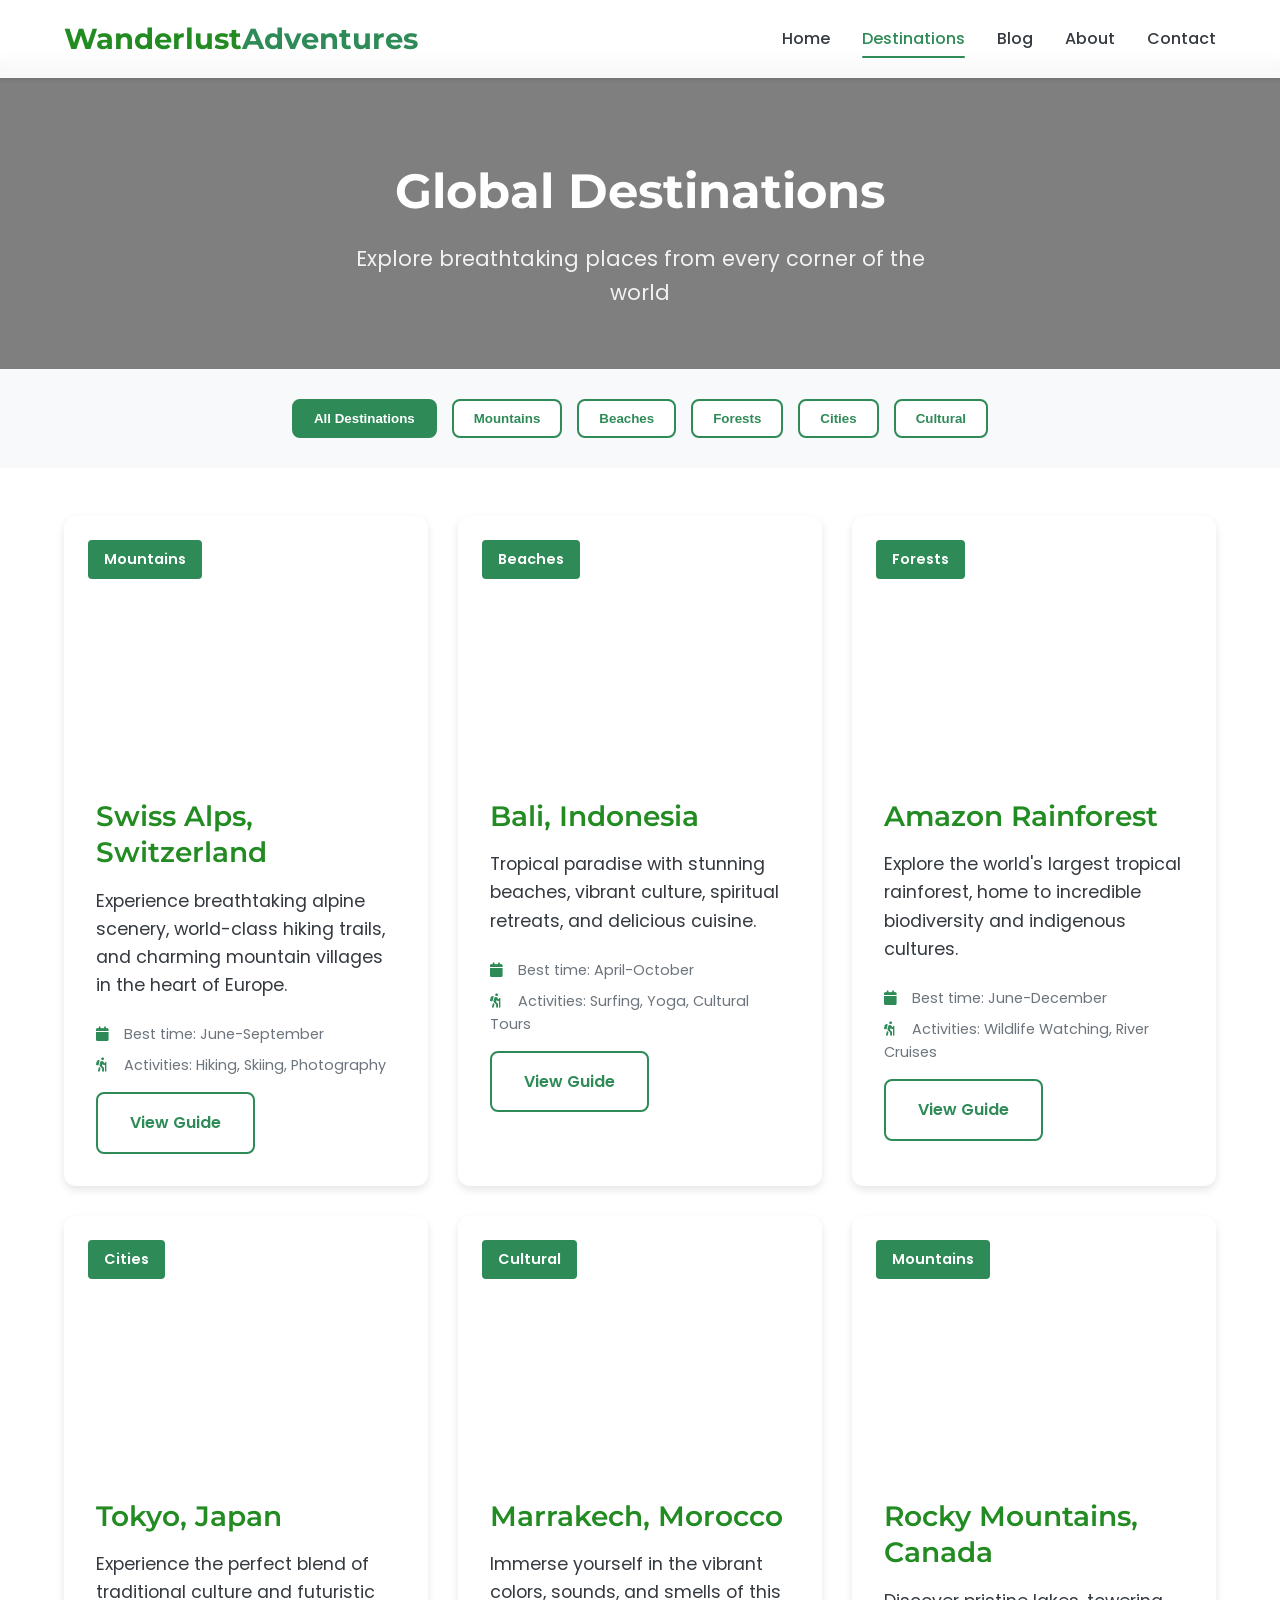
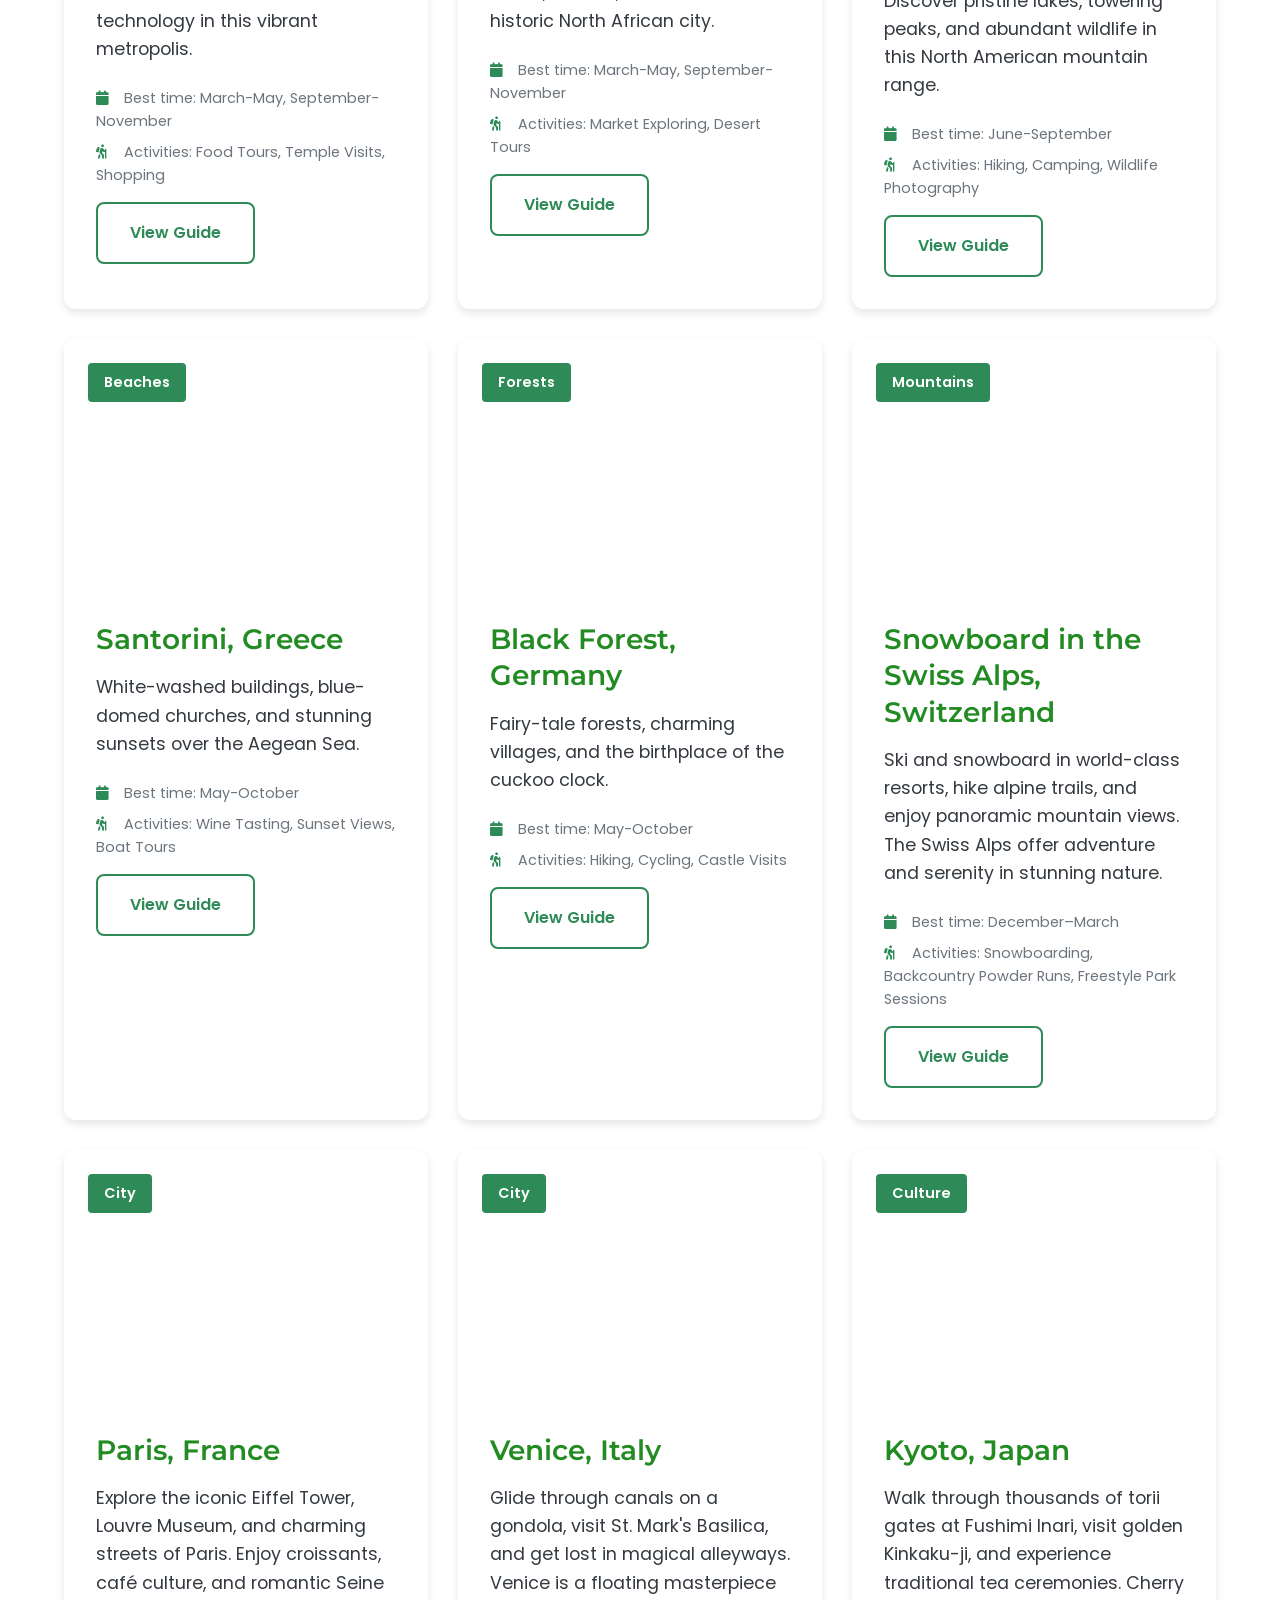
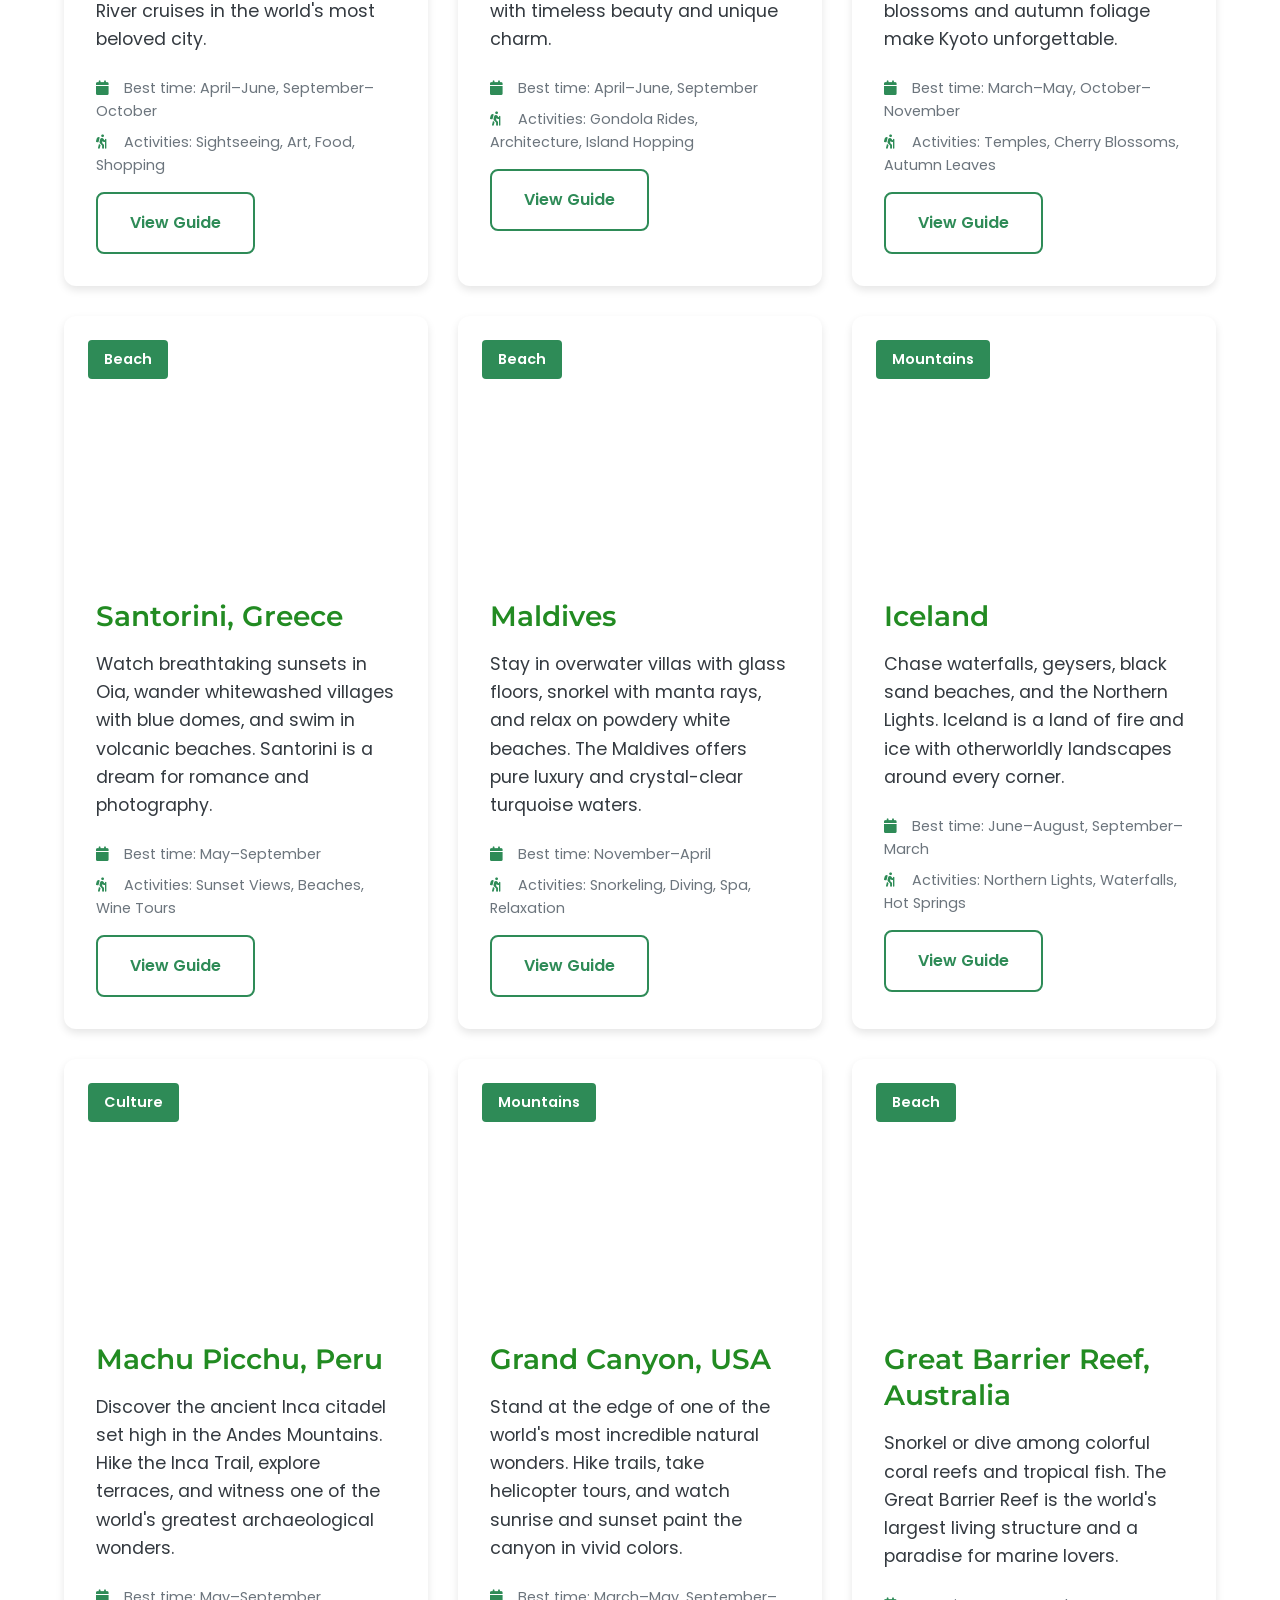
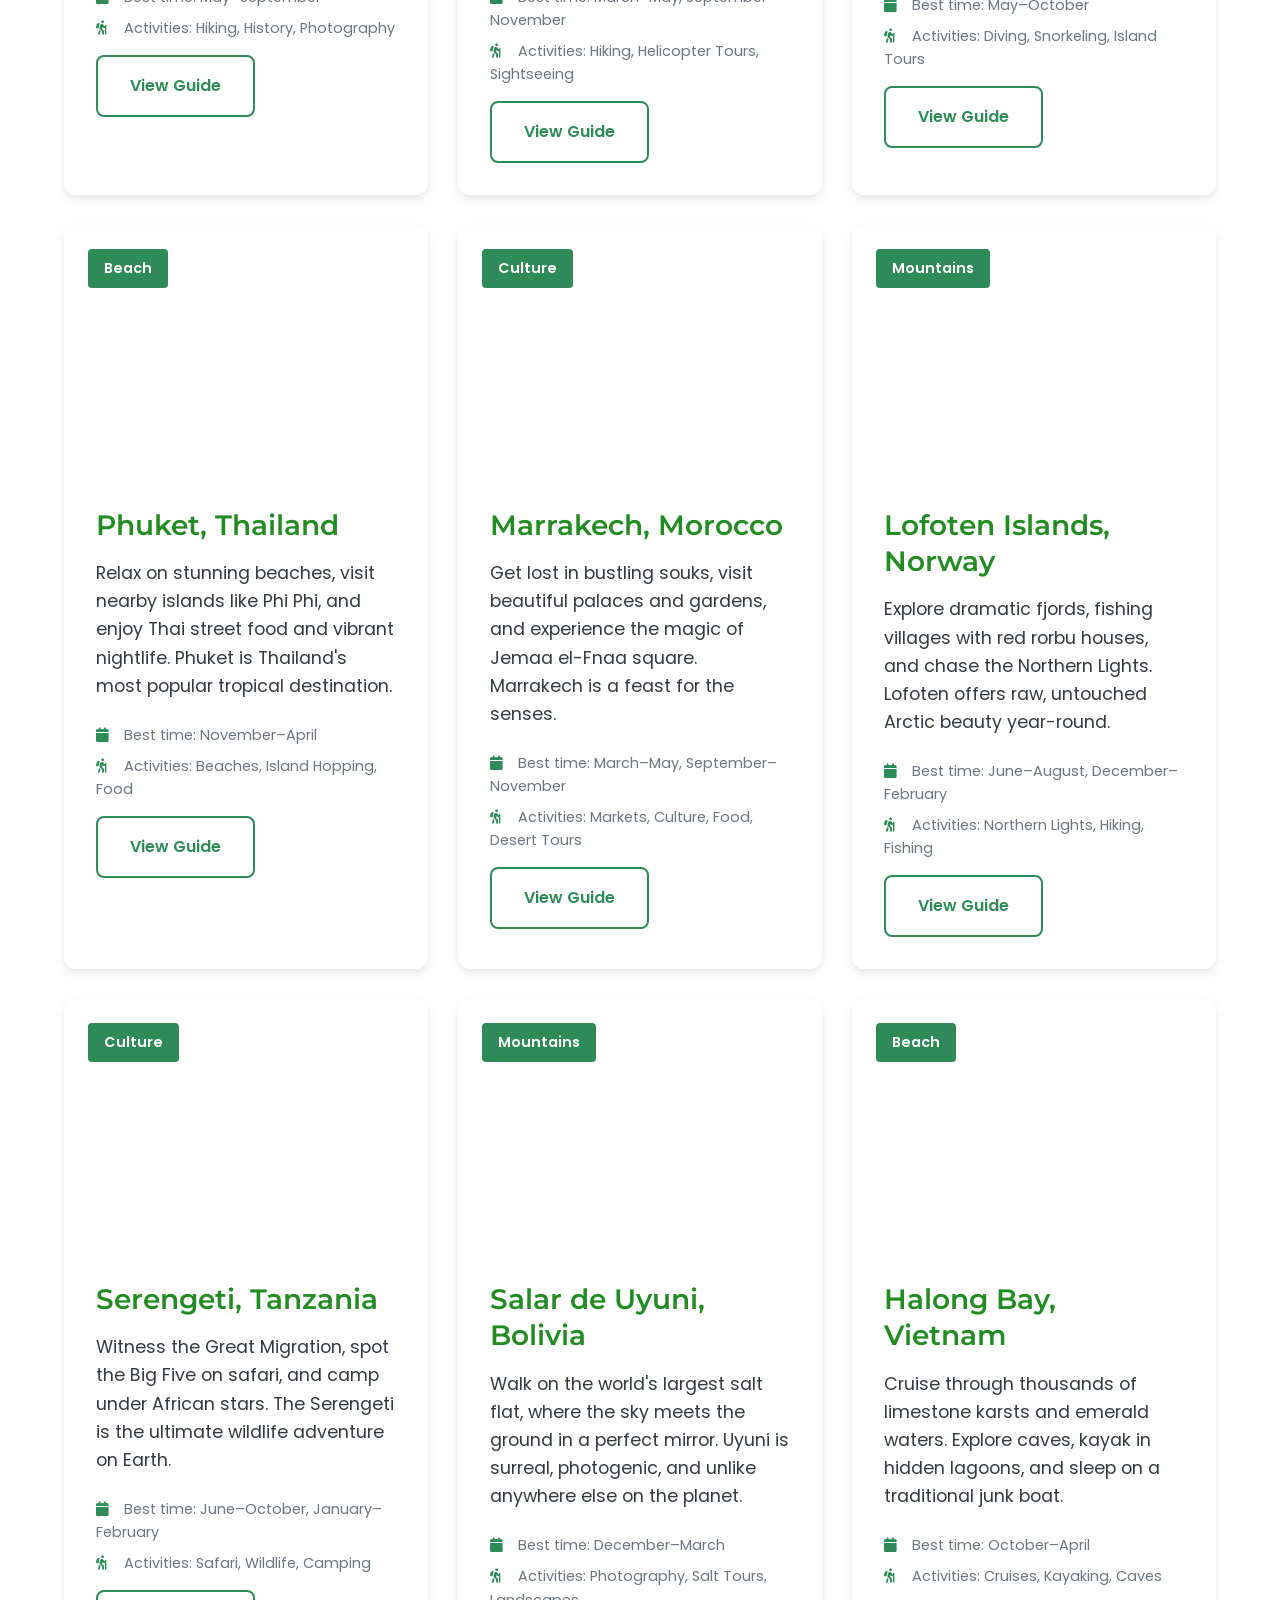
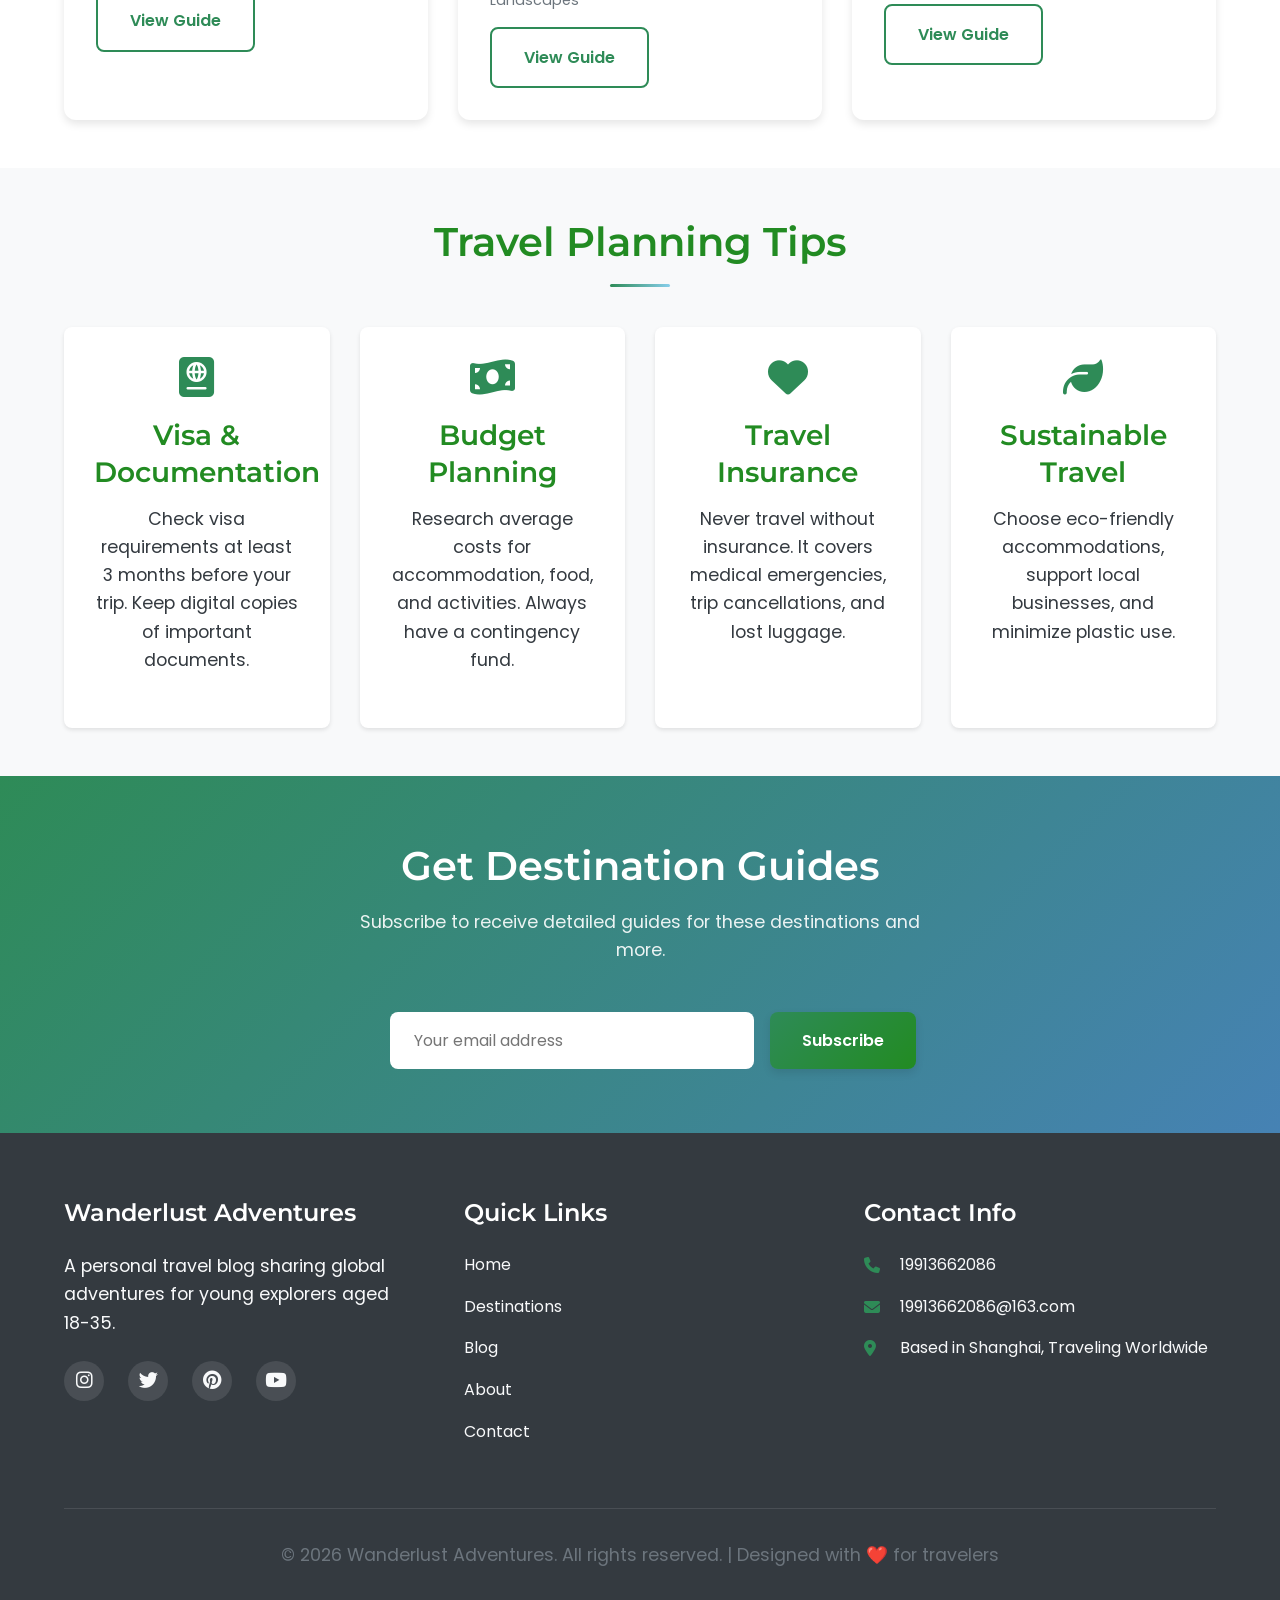
<file: destinations.html>
<!DOCTYPE html>
<html lang="en">
<head>
    <meta charset="UTF-8">
    <meta name="viewport" content="width=device-width, initial-scale=1.0">
    <title>Global Destinations | Wanderlust Adventures</title>
    <link rel="stylesheet" href="style.css">
    <link rel="preconnect" href="https://fonts.googleapis.com">
    <link rel="preconnect" href="https://fonts.gstatic.com" crossorigin>
    <link href="https://fonts.googleapis.com/css2?family=Poppins:wght@300;400;500;600;700&family=Montserrat:wght@400;500;600&display=swap" rel="stylesheet">
    <link rel="stylesheet" href="https://cdnjs.cloudflare.com/ajax/libs/font-awesome/6.4.0/css/all.min.css">
</head>
<body>
    <!-- Navigation -->
    <nav class="navbar">
        <div class="container">
            <a href="index.html" class="logo">Wanderlust<span>Adventures</span></a>
            <ul class="nav-links">
                <li><a href="index.html">Home</a></li>
                <li><a href="destinations.html" class="active">Destinations</a></li>
                <li><a href="blog.html">Blog</a></li>
                <li><a href="about.html">About</a></li>
                <li><a href="contact.html">Contact</a></li>
            </ul>
            <button class="menu-toggle">
                <i class="fas fa-bars"></i>
            </button>
        </div>
    </nav>

    <!-- Page Header -->
    <section class="page-header">
        <div class="container">
            <h1>Global Destinations</h1>
            <p>Explore breathtaking places from every corner of the world</p>
        </div>
    </section>

    <!-- Destination Filters -->
    <section class="section filters">
        <div class="container">
            <div class="filter-buttons">
                <button class="filter-btn active" data-filter="all">All Destinations</button>
                <button class="filter-btn" data-filter="mountains">Mountains</button>
                <button class="filter-btn" data-filter="beaches">Beaches</button>
                <button class="filter-btn" data-filter="forests">Forests</button>
                <button class="filter-btn" data-filter="cities">Cities</button>
                <button class="filter-btn" data-filter="cultural">Cultural</button>
            </div>
        </div>
    </section>

    <!-- Destinations Grid -->
    <section class="section destinations-grid-page">
        <div class="container">
            <div class="destinations-container">
                <!-- Destination 1 -->
                <div class="destination-card" data-category="mountains">
                    <div class="destination-image" style="background-image: url('https://images.unsplash.com/photo-1506905925346-21bda4d32df4');">
                        <div class="destination-label">Mountains</div>
                    </div>
                    <div class="destination-content">
                        <h3>Swiss Alps, Switzerland</h3>
                        <p>Experience breathtaking alpine scenery, world-class hiking trails, and charming mountain villages in the heart of Europe.</p>
                        <div class="destination-details">
                            <span><i class="fas fa-calendar"></i> Best time: June-September</span>
                            <span><i class="fas fa-hiking"></i> Activities: Hiking, Skiing, Photography</span>
                        </div>
                        <a href="guide.html?destination=swiss-alps" class="btn-secondary">View Guide</a>
                    </div>
                </div>

                <!-- Destination 2 -->
                <div class="destination-card" data-category="beaches">
                    <div class="destination-image" style="background-image: url('https://images.unsplash.com/photo-1507525428034-b723cf961d3e');">
                        <div class="destination-label">Beaches</div>
                    </div>
                    <div class="destination-content">
                        <h3>Bali, Indonesia</h3>
                        <p>Tropical paradise with stunning beaches, vibrant culture, spiritual retreats, and delicious cuisine.</p>
                        <div class="destination-details">
                            <span><i class="fas fa-calendar"></i> Best time: April-October</span>
                            <span><i class="fas fa-hiking"></i> Activities: Surfing, Yoga, Cultural Tours</span>
                        </div>
                        <a href="guide.html?destination=bali" class="btn-secondary">View Guide</a>
                    </div>
                </div>

                <!-- Destination 3 -->
                <div class="destination-card" data-category="forests">
                    <div class="destination-image" style="background-image: url('https://images.unsplash.com/photo-1441974231531-c6227db76b6e');">
                        <div class="destination-label">Forests</div>
                    </div>
                    <div class="destination-content">
                        <h3>Amazon Rainforest</h3>
                        <p>Explore the world's largest tropical rainforest, home to incredible biodiversity and indigenous cultures.</p>
                        <div class="destination-details">
                            <span><i class="fas fa-calendar"></i> Best time: June-December</span>
                            <span><i class="fas fa-hiking"></i> Activities: Wildlife Watching, River Cruises</span>
                        </div>
                        <a href="guide.html?destination=amazon-rainforest" class="btn-secondary">View Guide</a>
                    </div>
                </div>

                <!-- Destination 4 -->
                <div class="destination-card" data-category="cities">
                    <div class="destination-image" style="background-image: url('https://images.unsplash.com/photo-1540959733332-eab4deabeeaf');">
                        <div class="destination-label">Cities</div>
                    </div>
                    <div class="destination-content">
                        <h3>Tokyo, Japan</h3>
                        <p>Experience the perfect blend of traditional culture and futuristic technology in this vibrant metropolis.</p>
                        <div class="destination-details">
                            <span><i class="fas fa-calendar"></i> Best time: March-May, September-November</span>
                            <span><i class="fas fa-hiking"></i> Activities: Food Tours, Temple Visits, Shopping</span>
                        </div>
                        <a href="guide.html?destination=kyoto" class="btn-secondary">View Guide</a>
                    </div>
                </div>

                <!-- Destination 5 (original Marrakech placeholder) -->
                <div class="destination-card" data-category="cultural">
                    <div class="destination-image" style="background-image: url('https://images.unsplash.com/photo-1528164344705-47542687000d');">
                        <div class="destination-label">Cultural</div>
                    </div>
                    <div class="destination-content">
                        <h3>Marrakech, Morocco</h3>
                        <p>Immerse yourself in the vibrant colors, sounds, and smells of this historic North African city.</p>
                        <div class="destination-details">
                            <span><i class="fas fa-calendar"></i> Best time: March-May, September-November</span>
                            <span><i class="fas fa-hiking"></i> Activities: Market Exploring, Desert Tours</span>
                        </div>
                        <a href="guide.html?destination=marrakech" class="btn-secondary">View Guide</a>
                    </div>
                </div>

                <!-- Destination 6 -->
                <div class="destination-card" data-category="mountains">
                    <div class="destination-image" style="background-image: url('https://images.unsplash.com/photo-1464822759023-fed622ff2c3b');">
                        <div class="destination-label">Mountains</div>
                    </div>
                    <div class="destination-content">
                        <h3>Rocky Mountains, Canada</h3>
                        <p>Discover pristine lakes, towering peaks, and abundant wildlife in this North American mountain range.</p>
                        <div class="destination-details">
                            <span><i class="fas fa-calendar"></i> Best time: June-September</span>
                            <span><i class="fas fa-hiking"></i> Activities: Hiking, Camping, Wildlife Photography</span>
                        </div>
                        <a href="guide.html?destination=rocky-mountains" class="btn-secondary">View Guide</a>
                    </div>
                </div>

                <!-- Destination 7 -->
                <div class="destination-card" data-category="beaches">
                    <div class="destination-image" style="background-image: url('https://images.unsplash.com/photo-1519046904884-53103b34b206');">
                        <div class="destination-label">Beaches</div>
                    </div>
                    <div class="destination-content">
                        <h3>Santorini, Greece</h3>
                        <p>White-washed buildings, blue-domed churches, and stunning sunsets over the Aegean Sea.</p>
                        <div class="destination-details">
                            <span><i class="fas fa-calendar"></i> Best time: May-October</span>
                            <span><i class="fas fa-hiking"></i> Activities: Wine Tasting, Sunset Views, Boat Tours</span>
                        </div>
                        <a href="guide.html?destination=santorini" class="btn-secondary">View Guide</a>
                    </div>
                </div>

                <!-- Destination 8 -->
                <div class="destination-card" data-category="forests">
                    <div class="destination-image" style="background-image: url('https://images.unsplash.com/photo-1448375240586-882707db888b');">
                        <div class="destination-label">Forests</div>
                    </div>
                    <div class="destination-content">
                        <h3>Black Forest, Germany</h3>
                        <p>Fairy-tale forests, charming villages, and the birthplace of the cuckoo clock.</p>
                        <div class="destination-details">
                            <span><i class="fas fa-calendar"></i> Best time: May-October</span>
                            <span><i class="fas fa-hiking"></i> Activities: Hiking, Cycling, Castle Visits</span>
                        </div>
                        <a href="guide.html?destination=black-forest" class="btn-secondary">View Guide</a>
                    </div>
                </div>
            
               <!-- Destination 9 -->
                <div class="destination-card" data-category="mountains">
                    <div class="destination-image" style="background-image: url('https://69c24a7f21b99c9e419115bc.imgix.net/snowboard.jpg');">
                        <div class="destination-label">Mountains</div>
                    </div>
                    <div class="destination-content">
                        <h3>Snowboard in the Swiss Alps, Switzerland</h3>
                        <p>Ski and snowboard in world-class resorts, hike alpine trails, and enjoy panoramic mountain views. The Swiss Alps offer adventure and serenity in stunning nature.</p>
                        <div class="destination-details">
                            <span><i class="fas fa-calendar"></i> Best time: December–March</span>
                            <span><i class="fas fa-hiking"></i> Activities: Snowboarding, Backcountry Powder Runs, Freestyle Park Sessions</span>
                        </div>
                        <a href="guide.html?destination=snowboard-swiss-alps" class="btn-secondary">View Guide</a>
                    </div>
                </div>
                <!-- Destination 10 - Paris -->
                <div class="destination-card" data-category="cities">
                    <div class="destination-image" style="background-image: url('https://images.unsplash.com/photo-1502602898657-3e91760cbb34');">
                        <div class="destination-label">City</div>
                    </div>
                    <div class="destination-content">
                        <h3>Paris, France</h3>
                        <p>Explore the iconic Eiffel Tower, Louvre Museum, and charming streets of Paris. Enjoy croissants, café culture, and romantic Seine River cruises in the world's most beloved city.</p>
                        <div class="destination-details">
                            <span><i class="fas fa-calendar"></i> Best time: April–June, September–October</span>
                            <span><i class="fas fa-hiking"></i> Activities: Sightseeing, Art, Food, Shopping</span>
                        </div>
                        <a href="guide.html?destination=paris" class="btn-secondary">View Guide</a>
                    </div>
                </div>

                <!-- Destination 11 - Venice -->
                <div class="destination-card" data-category="cities">
                    <div class="destination-image" style="background-image: url('https://images.unsplash.com/photo-1514890547357-a9ee288728e0');">
                        <div class="destination-label">City</div>
                    </div>
                    <div class="destination-content">
                        <h3>Venice, Italy</h3>
                        <p>Glide through canals on a gondola, visit St. Mark's Basilica, and get lost in magical alleyways. Venice is a floating masterpiece with timeless beauty and unique charm.</p>
                        <div class="destination-details">
                            <span><i class="fas fa-calendar"></i> Best time: April–June, September</span>
                            <span><i class="fas fa-hiking"></i> Activities: Gondola Rides, Architecture, Island Hopping</span>
                        </div>
                        <a href="guide.html?destination=venice" class="btn-secondary">View Guide</a>
                    </div>
                </div>

                <!-- Destination 12 - Kyoto -->
                <div class="destination-card" data-category="cultural">
                    <div class="destination-image" style="background-image: url('https://images.unsplash.com/photo-1493976040374-85c8e12f0c0e');">
                        <div class="destination-label">Culture</div>
                    </div>
                    <div class="destination-content">
                        <h3>Kyoto, Japan</h3>
                        <p>Walk through thousands of torii gates at Fushimi Inari, visit golden Kinkaku-ji, and experience traditional tea ceremonies. Cherry blossoms and autumn foliage make Kyoto unforgettable.</p>
                        <div class="destination-details">
                            <span><i class="fas fa-calendar"></i> Best time: March–May, October–November</span>
                            <span><i class="fas fa-hiking"></i> Activities: Temples, Cherry Blossoms, Autumn Leaves</span>
                        </div>
                        <a href="guide.html?destination=kyoto" class="btn-secondary">View Guide</a>
                    </div>
                </div>

                <!-- Destination 13 - Santorini -->
                <div class="destination-card" data-category="beaches">
                    <div class="destination-image" style="background-image: url('https://images.unsplash.com/photo-1570077188670-e3a8d69ac5ff');">
                        <div class="destination-label">Beach</div>
                    </div>
                    <div class="destination-content">
                        <h3>Santorini, Greece</h3>
                        <p>Watch breathtaking sunsets in Oia, wander whitewashed villages with blue domes, and swim in volcanic beaches. Santorini is a dream for romance and photography.</p>
                        <div class="destination-details">
                            <span><i class="fas fa-calendar"></i> Best time: May–September</span>
                            <span><i class="fas fa-hiking"></i> Activities: Sunset Views, Beaches, Wine Tours</span>
                        </div>
                        <a href="guide.html?destination=santorini-2" class="btn-secondary">View Guide</a>
                    </div>
                </div>

                <!-- Destination 14 - Maldives -->
                <div class="destination-card" data-category="beaches">
                    <div class="destination-image" style="background-image: url('https://images.unsplash.com/photo-1519331379826-f10be5486c6f');">
                        <div class="destination-label">Beach</div>
                    </div>
                    <div class="destination-content">
                        <h3>Maldives</h3>
                        <p>Stay in overwater villas with glass floors, snorkel with manta rays, and relax on powdery white beaches. The Maldives offers pure luxury and crystal-clear turquoise waters.</p>
                        <div class="destination-details">
                            <span><i class="fas fa-calendar"></i> Best time: November–April</span>
                            <span><i class="fas fa-hiking"></i> Activities: Snorkeling, Diving, Spa, Relaxation</span>
                        </div>
                        <a href="guide.html?destination=maldives" class="btn-secondary">View Guide</a>
                    </div>
                </div>

                <!-- Destination 15 - Iceland (UPDATED: new stable image) -->
                <div class="destination-card" data-category="mountains">
                    <div class="destination-image" style="background-image: url('https://69c24a7f21b99c9e419115bc.imgix.net/Generate-a-high-definition-image-of-Iceland%E2%80%99s-natural-scenery,-including-glaciers,-waterfalls,-black-sand-beaches,-aurora-borealis,-or-mountains.-Cool-tones,-ultra-wide-angle,-cinematic-style,-8K,-bright-and-clear,-no-text,-no-watermarks,-suitable-for-travel-website-homepage-cover.-927534.png?auto=format&fit=fill&w=384');">
                        <div class="destination-label">Mountains</div>
                    </div>
                    <div class="destination-content">
                        <h3>Iceland</h3>
                        <p>Chase waterfalls, geysers, black sand beaches, and the Northern Lights. Iceland is a land of fire and ice with otherworldly landscapes around every corner.</p>
                        <div class="destination-details">
                            <span><i class="fas fa-calendar"></i> Best time: June–August, September–March</span>
                            <span><i class="fas fa-hiking"></i> Activities: Northern Lights, Waterfalls, Hot Springs</span>
                        </div>
                        <a href="guide.html?destination=iceland" class="btn-secondary">View Guide</a>
                    </div>
                </div>

             
                <!-- Destination 17 - Machu Picchu -->
                <div class="destination-card" data-category="cultural">
                    <div class="destination-image" style="background-image: url('https://images.unsplash.com/photo-1526392060635-9d6019884377');">
                        <div class="destination-label">Culture</div>
                    </div>
                    <div class="destination-content">
                        <h3>Machu Picchu, Peru</h3>
                        <p>Discover the ancient Inca citadel set high in the Andes Mountains. Hike the Inca Trail, explore terraces, and witness one of the world's greatest archaeological wonders.</p>
                        <div class="destination-details">
                            <span><i class="fas fa-calendar"></i> Best time: May–September</span>
                            <span><i class="fas fa-hiking"></i> Activities: Hiking, History, Photography</span>
                        </div>
                        <a href="guide.html?destination=machu-picchu" class="btn-secondary">View Guide</a>
                    </div>
                </div>

                <!-- Destination 18 - Grand Canyon -->
                <div class="destination-card" data-category="mountains">
                    <div class="destination-image" style="background-image: url('https://images.unsplash.com/photo-1474044159687-1ee9f3a51722');">
                        <div class="destination-label">Mountains</div>
                    </div>
                    <div class="destination-content">
                        <h3>Grand Canyon, USA</h3>
                        <p>Stand at the edge of one of the world's most incredible natural wonders. Hike trails, take helicopter tours, and watch sunrise and sunset paint the canyon in vivid colors.</p>
                        <div class="destination-details">
                            <span><i class="fas fa-calendar"></i> Best time: March–May, September–November</span>
                            <span><i class="fas fa-hiking"></i> Activities: Hiking, Helicopter Tours, Sightseeing</span>
                        </div>
                        <a href="guide.html?destination=grand-canyon" class="btn-secondary">View Guide</a>
                    </div>
                </div>

                <!-- Destination 19 - Great Barrier Reef -->
                <div class="destination-card" data-category="beaches">
                    <div class="destination-image" style="background-image: url('https://images.unsplash.com/photo-1582967788606-a171c1080cb0');">
                        <div class="destination-label">Beach</div>
                    </div>
                    <div class="destination-content">
                        <h3>Great Barrier Reef, Australia</h3>
                        <p>Snorkel or dive among colorful coral reefs and tropical fish. The Great Barrier Reef is the world's largest living structure and a paradise for marine lovers.</p>
                        <div class="destination-details">
                            <span><i class="fas fa-calendar"></i> Best time: May–October</span>
                            <span><i class="fas fa-hiking"></i> Activities: Diving, Snorkeling, Island Tours</span>
                        </div>
                        <a href="guide.html?destination=great-barrier-reef" class="btn-secondary">View Guide</a>
                    </div>
                </div>

                <!-- Destination 20 - Phuket, Thailand -->
                <div class="destination-card" data-category="beaches">
                    <div class="destination-image" style="background-image: url('https://images.unsplash.com/photo-1537956965359-7573183d1f57');">
                        <div class="destination-label">Beach</div>
                    </div>
                    <div class="destination-content">
                        <h3>Phuket, Thailand</h3>
                        <p>Relax on stunning beaches, visit nearby islands like Phi Phi, and enjoy Thai street food and vibrant nightlife. Phuket is Thailand's most popular tropical destination.</p>
                        <div class="destination-details">
                            <span><i class="fas fa-calendar"></i> Best time: November–April</span>
                            <span><i class="fas fa-hiking"></i> Activities: Beaches, Island Hopping, Food</span>
                        </div>
                        <a href="guide.html?destination=phuket" class="btn-secondary">View Guide</a>
                    </div>
                </div>

                <!-- Destination 21 - Marrakech, Morocco (UPDATED: new stable image) -->
                <div class="destination-card" data-category="cultural">
                    <div class="destination-image" style="background-image: url('https://www.timetravelturtle.com/wp-content/uploads/2014/04/Morocco-2013-90_new.jpg');">
                        <div class="destination-label">Culture</div>
                    </div>
                    <div class="destination-content">
                        <h3>Marrakech, Morocco</h3>
                        <p>Get lost in bustling souks, visit beautiful palaces and gardens, and experience the magic of Jemaa el-Fnaa square. Marrakech is a feast for the senses.</p>
                        <div class="destination-details">
                            <span><i class="fas fa-calendar"></i> Best time: March–May, September–November</span>
                            <span><i class="fas fa-hiking"></i> Activities: Markets, Culture, Food, Desert Tours</span>
                        </div>
                        <a href="guide.html?destination=marrakech-2" class="btn-secondary">View Guide</a>
                    </div>
                </div>

                <!-- Destination 22 - Lofoten Islands -->
                <div class="destination-card" data-category="mountains">
                    <div class="destination-image" style="background-image: url('https://images.unsplash.com/photo-1507272931001-fc06c17e4f43');">
                        <div class="destination-label">Mountains</div>
                    </div>
                    <div class="destination-content">
                        <h3>Lofoten Islands, Norway</h3>
                        <p>Explore dramatic fjords, fishing villages with red rorbu houses, and chase the Northern Lights. Lofoten offers raw, untouched Arctic beauty year-round.</p>
                        <div class="destination-details">
                            <span><i class="fas fa-calendar"></i> Best time: June–August, December–February</span>
                            <span><i class="fas fa-hiking"></i> Activities: Northern Lights, Hiking, Fishing</span>
                        </div>
                        <a href="guide.html?destination=lofoten-islands" class="btn-secondary">View Guide</a>
                    </div>
                </div>

                <!-- Destination 23 - Serengeti -->
                <div class="destination-card" data-category="cultural">
                    <div class="destination-image" style="background-image: url('https://images.unsplash.com/photo-1516026672322-bc52d61a55d5');">
                        <div class="destination-label">Culture</div>
                    </div>
                    <div class="destination-content">
                        <h3>Serengeti, Tanzania</h3>
                        <p>Witness the Great Migration, spot the Big Five on safari, and camp under African stars. The Serengeti is the ultimate wildlife adventure on Earth.</p>
                        <div class="destination-details">
                            <span><i class="fas fa-calendar"></i> Best time: June–October, January–February</span>
                            <span><i class="fas fa-hiking"></i> Activities: Safari, Wildlife, Camping</span>
                        </div>
                        <a href="guide.html?destination=serengeti" class="btn-secondary">View Guide</a>
                    </div>
                </div>

                <!-- Destination 24 - Salar de Uyuni, Bolivia (UPDATED: new stable image) -->
                <div class="destination-card" data-category="mountains">
                    <div class="destination-image" style="background-image: url('https://fastly.picsum.photos/id/1050/800/600.jpg?hmac=MXYUkTQPvkhOsHgTzOXhKwA48UOoJ_rdkFU8KkARLLY');">
                        <div class="destination-label">Mountains</div>
                    </div>
                    <div class="destination-content">
                        <h3>Salar de Uyuni, Bolivia</h3>
                        <p>Walk on the world's largest salt flat, where the sky meets the ground in a perfect mirror. Uyuni is surreal, photogenic, and unlike anywhere else on the planet.</p>
                        <div class="destination-details">
                            <span><i class="fas fa-calendar"></i> Best time: December–March</span>
                            <span><i class="fas fa-hiking"></i> Activities: Photography, Salt Tours, Landscapes</span>
                        </div>
                        <a href="guide.html?destination=salar-de-uyuni" class="btn-secondary">View Guide</a>
                    </div>
                </div>

                <!-- Destination 25 - Halong Bay, Vietnam (UPDATED: new stable image) -->
                <div class="destination-card" data-category="beaches">
                    <div class="destination-image" style="background-image: url('https://www.vietnamonline.com/media/uploads/froala_editor/images/VNO-Halongbay11_U0yWo2b.jpeg');">
                        <div class="destination-label">Beach</div>
                    </div>
                    <div class="destination-content">
                        <h3>Halong Bay, Vietnam</h3>
                        <p>Cruise through thousands of limestone karsts and emerald waters. Explore caves, kayak in hidden lagoons, and sleep on a traditional junk boat.</p>
                        <div class="destination-details">
                            <span><i class="fas fa-calendar"></i> Best time: October–April</span>
                            <span><i class="fas fa-hiking"></i> Activities: Cruises, Kayaking, Caves</span>
                        </div>
                        <a href="guide.html?destination=halong-bay" class="btn-secondary">View Guide</a>
                    </div>
                </div>
            </div>
        </div>
    </section>

    <!-- Travel Tips -->
    <section class="section travel-tips">
        <div class="container">
            <h2 class="section-title">Travel Planning Tips</h2>
            <div class="tips-grid">
                <div class="tip-card">
                    <i class="fas fa-passport"></i>
                    <h3>Visa & Documentation</h3>
                    <p>Check visa requirements at least 3 months before your trip. Keep digital copies of important documents.</p>
                </div>
                <div class="tip-card">
                    <i class="fas fa-money-bill-wave"></i>
                    <h3>Budget Planning</h3>
                    <p>Research average costs for accommodation, food, and activities. Always have a contingency fund.</p>
                </div>
                <div class="tip-card">
                    <i class="fas fa-heart"></i>
                    <h3>Travel Insurance</h3>
                    <p>Never travel without insurance. It covers medical emergencies, trip cancellations, and lost luggage.</p>
                </div>
                <div class="tip-card">
                    <i class="fas fa-leaf"></i>
                    <h3>Sustainable Travel</h3>
                    <p>Choose eco-friendly accommodations, support local businesses, and minimize plastic use.</p>
                </div>
            </div>
        </div>
    </section>

    <!-- Newsletter -->
    <section class="newsletter">
        <div class="container">
            <h2>Get Destination Guides</h2>
            <p>Subscribe to receive detailed guides for these destinations and more.</p>
            <form class="newsletter-form">
                <input type="email" placeholder="Your email address" required>
                <button type="submit" class="btn-primary">Subscribe</button>
            </form>
        </div>
    </section>

    <!-- Footer -->
    <footer class="footer">
        <div class="container">
            <div class="footer-content">
                <div class="footer-section">
                    <h3>Wanderlust Adventures</h3>
                    <p>A personal travel blog sharing global adventures for young explorers aged 18-35.</p>
                    <div class="social-links">
                        <a href="#"><i class="fab fa-instagram"></i></a>
                        <a href="#"><i class="fab fa-twitter"></i></a>
                        <a href="#"><i class="fab fa-pinterest"></i></a>
                        <a href="#"><i class="fab fa-youtube"></i></a>
                    </div>
                </div>
                
                <div class="footer-section">
                    <h3>Quick Links</h3>
                    <ul>
                        <li><a href="index.html">Home</a></li>
                        <li><a href="destinations.html">Destinations</a></li>
                        <li><a href="blog.html">Blog</a></li>
                        <li><a href="about.html">About</a></li>
                        <li><a href="contact.html">Contact</a></li>
                    </ul>
                </div>
                
                <div class="footer-section">
                    <h3>Contact Info</h3>
                    <ul class="contact-info">
                        <li><i class="fas fa-phone"></i> 19913662086</li>
                        <li><i class="fas fa-envelope"></i> 19913662086@163.com</li>
                        <li><i class="fas fa-map-marker-alt"></i> Based in Shanghai, Traveling Worldwide</li>
                    </ul>
                </div>
            </div>
            
            <div class="footer-bottom">
                <p>&copy; 2026 Wanderlust Adventures. All rights reserved. | Designed with ❤️ for travelers</p>
            </div>
        </div>
    </footer>

    <script src="script.js"></script>
    <style>
        /* Additional styles for destinations page */
        .page-header {
            background: linear-gradient(rgba(0, 0, 0, 0.5), rgba(0, 0, 0, 0.5)), 
                        url('https://images.unsplash.com/photo-1469854523086-cc02fe5d8800') center/cover no-repeat;
            color: white;
            text-align: center;
            padding: 100px 0 60px;
            margin-top: 60px;
        }
        
        .page-header h1 {
            color: white;
            font-size: 3rem;
            margin-bottom: 20px;
        }
        
        .page-header p {
            font-size: 1.3rem;
            opacity: 0.9;
            max-width: 600px;
            margin: 0 auto;
        }
        
        .filters {
            background-color: var(--light-gray);
            padding: 30px 0;
        }
        
        .filter-buttons {
            display: flex;
            justify-content: center;
            flex-wrap: wrap;
            gap: 15px;
        }
        
        .filter-btn {
            padding: 10px 20px;
            background: white;
            border: 2px solid var(--primary-green);
            color: var(--primary-green);
            border-radius: var(--radius-md);
            font-weight: 600;
            cursor: pointer;
            transition: all 0.3s ease;
        }
        
        .filter-btn:hover,
        .filter-btn.active {
            background: var(--primary-green);
            color: white;
        }
        
        .destinations-container {
            display: grid;
            grid-template-columns: repeat(auto-fill, minmax(350px, 1fr));
            gap: 30px;
        }
        
        .destination-details {
            display: flex;
            flex-direction: column;
            gap: 8px;
            margin: 15px 0;
            font-size: 0.9rem;
            color: var(--medium-gray);
        }
        
        .destination-details i {
            color: var(--primary-green);
            margin-right: 8px;
            width: 16px;
        }
        
        .travel-tips {
            background-color: var(--light-gray);
        }
        
        .tips-grid {
            display: grid;
            grid-template-columns: repeat(auto-fit, minmax(250px, 1fr));
            gap: 30px;
            margin-top: 40px;
        }
        
        .tip-card {
            background: white;
            padding: 30px;
            border-radius: var(--radius-md);
            text-align: center;
            box-shadow: var(--shadow-sm);
            transition: transform 0.3s ease;
        }
        
        .tip-card:hover {
            transform: translateY(-5px);
            box-shadow: var(--shadow-md);
        }
        
        .tip-card i {
            font-size: 2.5rem;
            color: var(--primary-green);
            margin-bottom: 20px;
        }
        
        .tip-card h3 {
            margin-bottom: 15px;
            color: var(--forest-dark);
        }
        
        @media (max-width: 768px) {
            .page-header h1 {
                font-size: 2.2rem;
            }
            
            .page-header p {
                font-size: 1.1rem;
            }
            
            .destinations-container {
                grid-template-columns: 1fr;
            }
            
            .filter-buttons {
                justify-content: flex-start;
                overflow-x: auto;
                padding-bottom: 10px;
            }
            
            .filter-btn {
                white-space: nowrap;
            }
        }
    </style>
</body>
</html>
</file>
<file: style.css>
/* ===== RESET & BASE STYLES ===== */
* {
    margin: 0;
    padding: 0;
    box-sizing: border-box;
}

:root {
    /* Natural Color Palette */
    --primary-green: #2E8B57;
    --secondary-green: #3CB371;
    --light-green: #90EE90;
    --earth-brown: #8B4513;
    --sand-beige: #F5DEB3;
    --sky-blue: #87CEEB;
    --ocean-blue: #4682B4;
    --forest-dark: #228B22;
    
    /* Neutral Colors */
    --white: #FFFFFF;
    --light-gray: #F8F9FA;
    --medium-gray: #6C757D;
    --dark-gray: #343A40;
    --black: #212529;
    
    /* Typography */
    --font-heading: 'Montserrat', sans-serif;
    --font-body: 'Poppins', sans-serif;
    
    /* Spacing */
    --spacing-xs: 0.5rem;
    --spacing-sm: 1rem;
    --spacing-md: 1.5rem;
    --spacing-lg: 2rem;
    --spacing-xl: 3rem;
    --spacing-xxl: 4rem;
    
    /* Border Radius */
    --radius-sm: 4px;
    --radius-md: 8px;
    --radius-lg: 12px;
    --radius-xl: 20px;
    
    /* Shadows */
    --shadow-sm: 0 2px 4px rgba(0, 0, 0, 0.1);
    --shadow-md: 0 4px 8px rgba(0, 0, 0, 0.1);
    --shadow-lg: 0 8px 16px rgba(0, 0, 0, 0.1);
}

html {
    scroll-behavior: smooth;
}

body {
    font-family: var(--font-body);
    line-height: 1.6;
    color: var(--dark-gray);
    background-color: var(--white);
}

.container {
    width: 100%;
    max-width: 1200px;
    margin: 0 auto;
    padding: 0 var(--spacing-md);
}

section {
    padding: var(--spacing-xl) 0;
}

.text-center {
    text-align: center;
}

/* ===== TYPOGRAPHY ===== */
h1, h2, h3, h4, h5, h6 {
    font-family: var(--font-heading);
    font-weight: 600;
    line-height: 1.3;
    margin-bottom: var(--spacing-sm);
    color: var(--forest-dark);
}

h1 {
    font-size: 3rem;
    font-weight: 700;
}

h2 {
    font-size: 2.5rem;
}

h3 {
    font-size: 1.75rem;
}

p {
    margin-bottom: var(--spacing-md);
    font-size: 1.1rem;
}

.section-title {
    text-align: center;
    margin-bottom: var(--spacing-sm);
    position: relative;
}

.section-title::after {
    content: '';
    display: block;
    width: 60px;
    height: 3px;
    background: linear-gradient(to right, var(--primary-green), var(--sky-blue));
    margin: var(--spacing-sm) auto;
    border-radius: var(--radius-sm);
}

.section-subtitle {
    text-align: center;
    color: var(--medium-gray);
    margin-bottom: var(--spacing-xl);
    font-size: 1.2rem;
}

/* ===== BUTTONS ===== */
.btn-primary, .btn-secondary {
    display: inline-block;
    padding: var(--spacing-sm) var(--spacing-lg);
    border-radius: var(--radius-md);
    font-weight: 600;
    text-decoration: none;
    transition: all 0.3s ease;
    border: none;
    cursor: pointer;
    font-size: 1rem;
    font-family: var(--font-body);
}

.btn-primary {
    background: linear-gradient(135deg, var(--primary-green), var(--forest-dark));
    color: var(--white);
    box-shadow: var(--shadow-md);
}

.btn-primary:hover {
    transform: translateY(-2px);
    box-shadow: var(--shadow-lg);
    background: linear-gradient(135deg, var(--forest-dark), var(--primary-green));
}

.btn-secondary {
    background-color: transparent;
    color: var(--primary-green);
    border: 2px solid var(--primary-green);
}

.btn-secondary:hover {
    background-color: var(--primary-green);
    color: var(--white);
}

/* ===== NAVIGATION ===== */
.navbar {
    position: fixed;
    top: 0;
    left: 0;
    width: 100%;
    background-color: rgba(255, 255, 255, 0.95);
    backdrop-filter: blur(10px);
    box-shadow: var(--shadow-sm);
    z-index: 1000;
    padding: var(--spacing-sm) 0;
}

.navbar .container {
    display: flex;
    justify-content: space-between;
    align-items: center;
}

.logo {
    font-family: var(--font-heading);
    font-size: 1.8rem;
    font-weight: 700;
    text-decoration: none;
    color: var(--forest-dark);
}

.logo span {
    color: var(--primary-green);
}

.nav-links {
    display: flex;
    list-style: none;
    gap: var(--spacing-lg);
}

.nav-links a {
    text-decoration: none;
    color: var(--dark-gray);
    font-weight: 500;
    padding: var(--spacing-xs) 0;
    position: relative;
    transition: color 0.3s ease;
}

.nav-links a:hover,
.nav-links a.active {
    color: var(--primary-green);
}

.nav-links a.active::after {
    content: '';
    position: absolute;
    bottom: 0;
    left: 0;
    width: 100%;
    height: 2px;
    background-color: var(--primary-green);
    border-radius: var(--radius-sm);
}

.menu-toggle {
    display: none;
    background: none;
    border: none;
    font-size: 1.5rem;
    color: var(--forest-dark);
    cursor: pointer;
}

/* ===== HERO SECTION ===== */
/* 英雄区容器 */
.hero {
    position: relative;
    height: 100vh;
    overflow: hidden;          /* 防止视频溢出 */
    margin-top: 60px;          /* 与导航栏高度一致 */
}

/* 视频背景 */
.hero-video {
    position: absolute;
    top: 50%;
    left: 50%;
    min-width: 100%;
    min-height: 100%;
    width: auto;
    height: auto;
    transform: translate(-50%, -50%);
    object-fit: cover;         /* 视频填满整个区域，可能裁剪边缘 */
    z-index: 1;
}

/* 半透明遮罩层 */
.hero-overlay {
    position: absolute;
    top: 0;
    left: 0;
    width: 100%;
    height: 100%;
    background: rgba(0, 0, 0, 0.4);  /* 透明度可自行调整 */
    z-index: 2;
}

/* 文字内容层 */
.hero-content {
    position: relative;
    z-index: 3;
    color: white;
    text-align: center;
    padding: 0 20px;
    max-width: 800px;
    margin: 0 auto;
    top: 50%;
    transform: translateY(-50%);
}

/* 原 .hero 中的背景图片样式已删除，由视频替代 */

/* ===== FEATURED DESTINATIONS ===== */
.destinations-grid {
    display: grid;
    grid-template-columns: repeat(auto-fit, minmax(300px, 1fr));
    gap: var(--spacing-lg);
    margin-top: var(--spacing-xl);
}

.destination-card {
    background: var(--white);
    border-radius: var(--radius-lg);
    overflow: hidden;
    box-shadow: var(--shadow-md);
    transition: transform 0.3s ease, box-shadow 0.3s ease;
}

.destination-card:hover {
    transform: translateY(-5px);
    box-shadow: var(--shadow-lg);
}

.destination-image {
    height: 250px;
    background-size: cover;
    background-position: center;
    position: relative;
}

.destination-label {
    position: absolute;
    top: var(--spacing-md);
    left: var(--spacing-md);
    background-color: var(--primary-green);
    color: var(--white);
    padding: var(--spacing-xs) var(--spacing-sm);
    border-radius: var(--radius-sm);
    font-size: 0.9rem;
    font-weight: 600;
}

.destination-content {
    padding: var(--spacing-lg);
}

.destination-content h3 {
    color: var(--forest-dark);
    margin-bottom: var(--spacing-sm);
}

/* ===== ABOUT PREVIEW ===== */
.about-preview .container {
    display: grid;
    grid-template-columns: 1fr 1fr;
    gap: var(--spacing-xl);
    align-items: center;
}

.about-content h2 {
    color: var(--forest-dark);
    margin-bottom: var(--spacing-md);
}

.about-image {
    display: flex;
    justify-content: center;
    align-items: center;
}

.image-placeholder {
    width: 300px;
    height: 300px;
    background: linear-gradient(135deg, var(--light-green), var(--sky-blue));
    border-radius: 50%;
    display: flex;
    align-items: center;
    justify-content: center;
    color: var(--white);
    font-size: 5rem;
}

/* ===== LATEST POSTS ===== */
.posts-grid {
    display: grid;
    grid-template-columns: repeat(auto-fit, minmax(300px, 1fr));
    gap: var(--spacing-lg);
    margin-bottom: var(--spacing-xl);
}

.post-card {
    background: var(--white);
    padding: var(--spacing-lg);
    border-radius: var(--radius-md);
    box-shadow: var(--shadow-sm);
    border-left: 4px solid var(--primary-green);
    transition: transform 0.3s ease;
}

.post-card:hover {
    transform: translateY(-3px);
    box-shadow: var(--shadow-md);
}

.post-date {
    color: var(--medium-gray);
    font-size: 0.9rem;
    margin-bottom: var(--spacing-sm);
}

.post-card h3 {
    color: var(--forest-dark);
    margin-bottom: var(--spacing-sm);
}

.read-more {
    color: var(--primary-green);
    text-decoration: none;
    font-weight: 600;
    display: inline-block;
    margin-top: var(--spacing-sm);
}

.read-more:hover {
    text-decoration: underline;
}

/* ===== NEWSLETTER ===== */
.newsletter {
    background: linear-gradient(135deg, var(--primary-green), var(--ocean-blue));
    color: var(--white);
    text-align: center;
    padding: var(--spacing-xxl) 0;
}

.newsletter h2 {
    color: var(--white);
    margin-bottom: var(--spacing-sm);
}

.newsletter p {
    max-width: 600px;
    margin: 0 auto var(--spacing-xl);
    opacity: 0.9;
}

.newsletter-form {
    display: flex;
    max-width: 500px;
    margin: 0 auto;
    gap: var(--spacing-sm);
}

.newsletter-form input {
    flex: 1;
    padding: var(--spacing-sm) var(--spacing-md);
    border: none;
    border-radius: var(--radius-md);
    font-size: 1rem;
    font-family: var(--font-body);
}

.newsletter-form input:focus {
    outline: 2px solid var(--light-green);
}

/* ===== FOOTER ===== */
.footer {
    background-color: var(--dark-gray);
    color: var(--light-gray);
    padding: var(--spacing-xxl) 0 var(--spacing-lg);
}

.footer-content {
    display: grid;
    grid-template-columns: repeat(auto-fit, minmax(250px, 1fr));
    gap: var(--spacing-xl);
    margin-bottom: var(--spacing-xl);
}

.footer-section h3 {
    color: var(--white);
    margin-bottom: var(--spacing-md);
    font-size: 1.5rem;
}

.footer-section ul {
    list-style: none;
}

.footer-section ul li {
    margin-bottom: var(--spacing-sm);
}

.footer-section a {
    color: var(--light-gray);
    text-decoration: none;
    transition: color 0.3s ease;
}

.footer-section a:hover {
    color: var(--light-green);
}

.social-links {
    display: flex;
    gap: var(--spacing-md);
    margin-top: var(--spacing-md);
}

.social-links a {
    display: inline-flex;
    align-items: center;
    justify-content: center;
    width: 40px;
    height: 40px;
    background-color: rgba(255, 255, 255, 0.1);
    border-radius: 50%;
    font-size: 1.2rem;
    transition: background-color 0.3s ease;
}

.social-links a:hover {
    background-color: var(--primary-green);
}

.contact-info li {
    display: flex;
    align-items: center;
    gap: var(--spacing-sm);
}

.contact-info i {
    color: var(--primary-green);
    width: 20px;
}

.footer-bottom {
    text-align: center;
    padding-top: var(--spacing-lg);
    border-top: 1px solid rgba(255, 255, 255, 0.1);
    color: var(--medium-gray);
    font-size: 0.9rem;
}

/* ===== RESPONSIVE DESIGN ===== */
@media (max-width: 992px) {
    h1 {
        font-size: 2.5rem;
    }
    
    h2 {
        font-size: 2rem;
    }
    
    .hero h1 {
        font-size: 2.8rem;
    }
    
    .about-preview .container {
        grid-template-columns: 1fr;
        text-align: center;
    }
    
    .newsletter-form {
        flex-direction: column;
    }
}

@media (max-width: 768px) {
    .menu-toggle {
        display: block;
    }
    .nav-links {
        position: fixed;
        top: 70px;
        left: 0;
        width: 100%;
        background-color: var(--bg-primary);
        flex-direction: column;
        align-items: center;
        padding: var(--spacing-lg);
        box-shadow: var(--shadow-md);
        transform: translateY(-100%);
        opacity: 0;
        visibility: hidden;
        transition: all 0.3s ease;
        z-index: 999;
    }
    .nav-links.active {
        transform: translateY(0);
        opacity: 1;
        visibility: visible;
    }
    .hero h1 {
        font-size: 2.2rem;
    }
    .subtitle {
        font-size: 1.1rem;
    }
    .social-buttons {
        grid-template-columns: 1fr;
    }
    .contact-form,
    .social-contact,
    .faq-section {
        padding: var(--spacing-lg);
    }
    .hero-content {
        top: 50%;
    }
    .hero {
        height: 90vh;
    }
    .hero-video {
        object-fit: cover;
        width: 100%;
        height: 100%;
        top: 50%;
        left: 50%;
        transform: translate(-50%, -50%);
    }
    /* 手机端整体缩放（仅在此媒体查询内生效） */
    body {
        transform: scale(0.75);
        transform-origin: top left;
        width: 133.33%;
    }
}

@media (max-width: 576px) {
    .container {
        padding: 0 var(--spacing-sm);
    }
    
    section {
        padding: var(--spacing-lg) 0;
    }
    
    h1 {
        font-size: 2rem;
    }
    
    h2 {
        font-size: 1.75rem;
    }
    
    .hero h1 {
        font-size: 1.8rem;
    }
    
    .destinations-grid,
    .posts-grid {
        grid-template-columns: 1fr;
    }
}

/* ===== CONTACT PAGE STYLES ===== */
.page-header {
    background: linear-gradient(rgba(0, 0, 0, 0.4), rgba(0, 0, 0, 0.4)), 
                url('https://images.unsplash.com/photo-1516483638261-f4dbaf036963') center/cover no-repeat;
    color: var(--white);
    text-align: center;
    padding: var(--spacing-xxl) 0;
    margin-top: 60px;
}

.page-header h1 {
    color: var(--white);
    margin-bottom: var(--spacing-md);
}

.page-header p {
    max-width: 600px;
    margin: 0 auto;
    font-size: 1.2rem;
    opacity: 0.9;
}

.contact-content {
    padding: var(--spacing-xxl) 0;
}

.contact-layout {
    display: grid;
    grid-template-columns: 1fr 1fr;
    gap: var(--spacing-xxl);
    align-items: start;
}

.contact-form-section h2,
.contact-info-section h2 {
    margin-bottom: var(--spacing-sm);
}

.contact-form-section p {
    color: var(--medium-gray);
    margin-bottom: var(--spacing-xl);
}

.contact-form {
    background: var(--white);
    padding: var(--spacing-xl);
    border-radius: var(--radius-lg);
    box-shadow: var(--shadow-md);
}

.form-row {
    display: grid;
    grid-template-columns: 1fr 1fr;
    gap: var(--spacing-md);
    margin-bottom: var(--spacing-md);
}

.form-group {
    margin-bottom: var(--spacing-lg);
}

.form-group label {
    display: block;
    margin-bottom: var(--spacing-xs);
    font-weight: 500;
    color: var(--dark-gray);
}

.form-group input,
.form-group textarea {
    width: 100%;
    padding: var(--spacing-sm) var(--spacing-md);
    border: 1px solid var(--light-gray);
    border-radius: var(--radius-md);
    font-size: 1rem;
    font-family: var(--font-body);
    transition: border-color 0.3s ease, box-shadow 0.3s ease;
}

.form-group input:focus,
.form-group textarea:focus {
    outline: none;
    border-color: var(--primary-green);
    box-shadow: 0 0 0 3px rgba(46, 139, 87, 0.1);
}

.form-group input.error-border,
.form-group textarea.error-border {
    border-color: #e74c3c;
    box-shadow: 0 0 0 3px rgba(231, 76, 60, 0.1);
}

.checkbox-label {
    display: flex;
    align-items: center;
    gap: var(--spacing-sm);
    cursor: pointer;
    font-size: 0.95rem;
}

.checkbox-label input {
    width: auto;
    margin: 0;
}

.contact-info {
    margin-bottom: var(--spacing-xl);
}

.info-item {
    display: flex;
    align-items: flex-start;
    gap: var(--spacing-md);
    margin-bottom: var(--spacing-lg);
    padding: var(--spacing-md);
    background: var(--white);
    border-radius: var(--radius-md);
    box-shadow: var(--shadow-sm);
    transition: transform 0.3s ease, box-shadow 0.3s ease;
}

.info-item:hover {
    transform: translateY(-2px);
    box-shadow: var(--shadow-md);
}

.info-icon {
    display: flex;
    align-items: center;
    justify-content: center;
    width: 50px;
    height: 50px;
    background: linear-gradient(135deg, var(--primary-green), var(--ocean-blue));
    color: var(--white);
    border-radius: 50%;
    font-size: 1.2rem;
}

.info-content h3 {
    margin-bottom: var(--spacing-xs);
    font-size: 1.1rem;
}

.info-content p {
    font-weight: 500;
    color: var(--dark-gray);
    margin-bottom: var(--spacing-xs);
}

.info-content small {
    color: var(--medium-gray);
    font-size: 0.85rem;
}

.social-contact {
    background: var(--white);
    padding: var(--spacing-xl);
    border-radius: var(--radius-lg);
    box-shadow: var(--shadow-md);
    margin-bottom: var(--spacing-xl);
}

.social-contact h3 {
    margin-bottom: var(--spacing-sm);
}

.social-contact p {
    color: var(--medium-gray);
    margin-bottom: var(--spacing-lg);
}

.social-buttons {
    display: grid;
    grid-template-columns: 1fr 1fr;
    gap: var(--spacing-sm);
}

.social-btn {
    display: flex;
    align-items: center;
    justify-content: center;
    gap: var(--spacing-sm);
    padding: var(--spacing-sm) var(--spacing-md);
    border: none;
    border-radius: var(--radius-md);
    font-weight: 500;
    text-decoration: none;
    transition: all 0.3s ease;
    cursor: pointer;
}

.social-btn.instagram {
    background: linear-gradient(45deg, #405DE6, #5851DB, #833AB4, #C13584, #E1306C, #FD1D1D);
    color: var(--white);
}

.social-btn.twitter {
    background: #1DA1F2;
    color: var(--white);
}

.social-btn.youtube {
    background: #FF0000;
    color: var(--white);
}

.social-btn.pinterest {
    background: #E60023;
    color: var(--white);
}

.social-btn:hover {
    transform: translateY(-2px);
    box-shadow: var(--shadow-md);
}

.faq-section {
    background: var(--white);
    padding: var(--spacing-xl);
    border-radius: var(--radius-lg);
    box-shadow: var(--shadow-md);
}

.faq-section h3 {
    margin-bottom: var(--spacing-lg);
}

.faq-item {
    margin-bottom: var(--spacing-sm);
    border: 1px solid var(--light-gray);
    border-radius: var(--radius-md);
    overflow: hidden;
}

.faq-question {
    width: 100%;
    padding: var(--spacing-md);
    background: none;
    border: none;
    text-align: left;
    font-weight: 500;
    color: var(--dark-gray);
    cursor: pointer;
    display: flex;
    justify-content: space-between;
    align-items: center;
    transition: background-color 0.3s ease;
}

.faq-question:hover {
    background-color: rgba(46, 139, 87, 0.05);
}

.faq-question i {
    transition: transform 0.3s ease;
}

.faq-question.active i {
    transform: rotate(180deg);
}

.faq-answer {
    padding: 0 var(--spacing-md);
    max-height: 0;
    overflow: hidden;
    transition: max-height 0.3s ease, padding 0.3s ease;
}

.faq-answer.active {
    padding: var(--spacing-md);
    max-height: 200px;
}

.faq-answer p {
    color: var(--medium-gray);
    line-height: 1.6;
}
</file>
